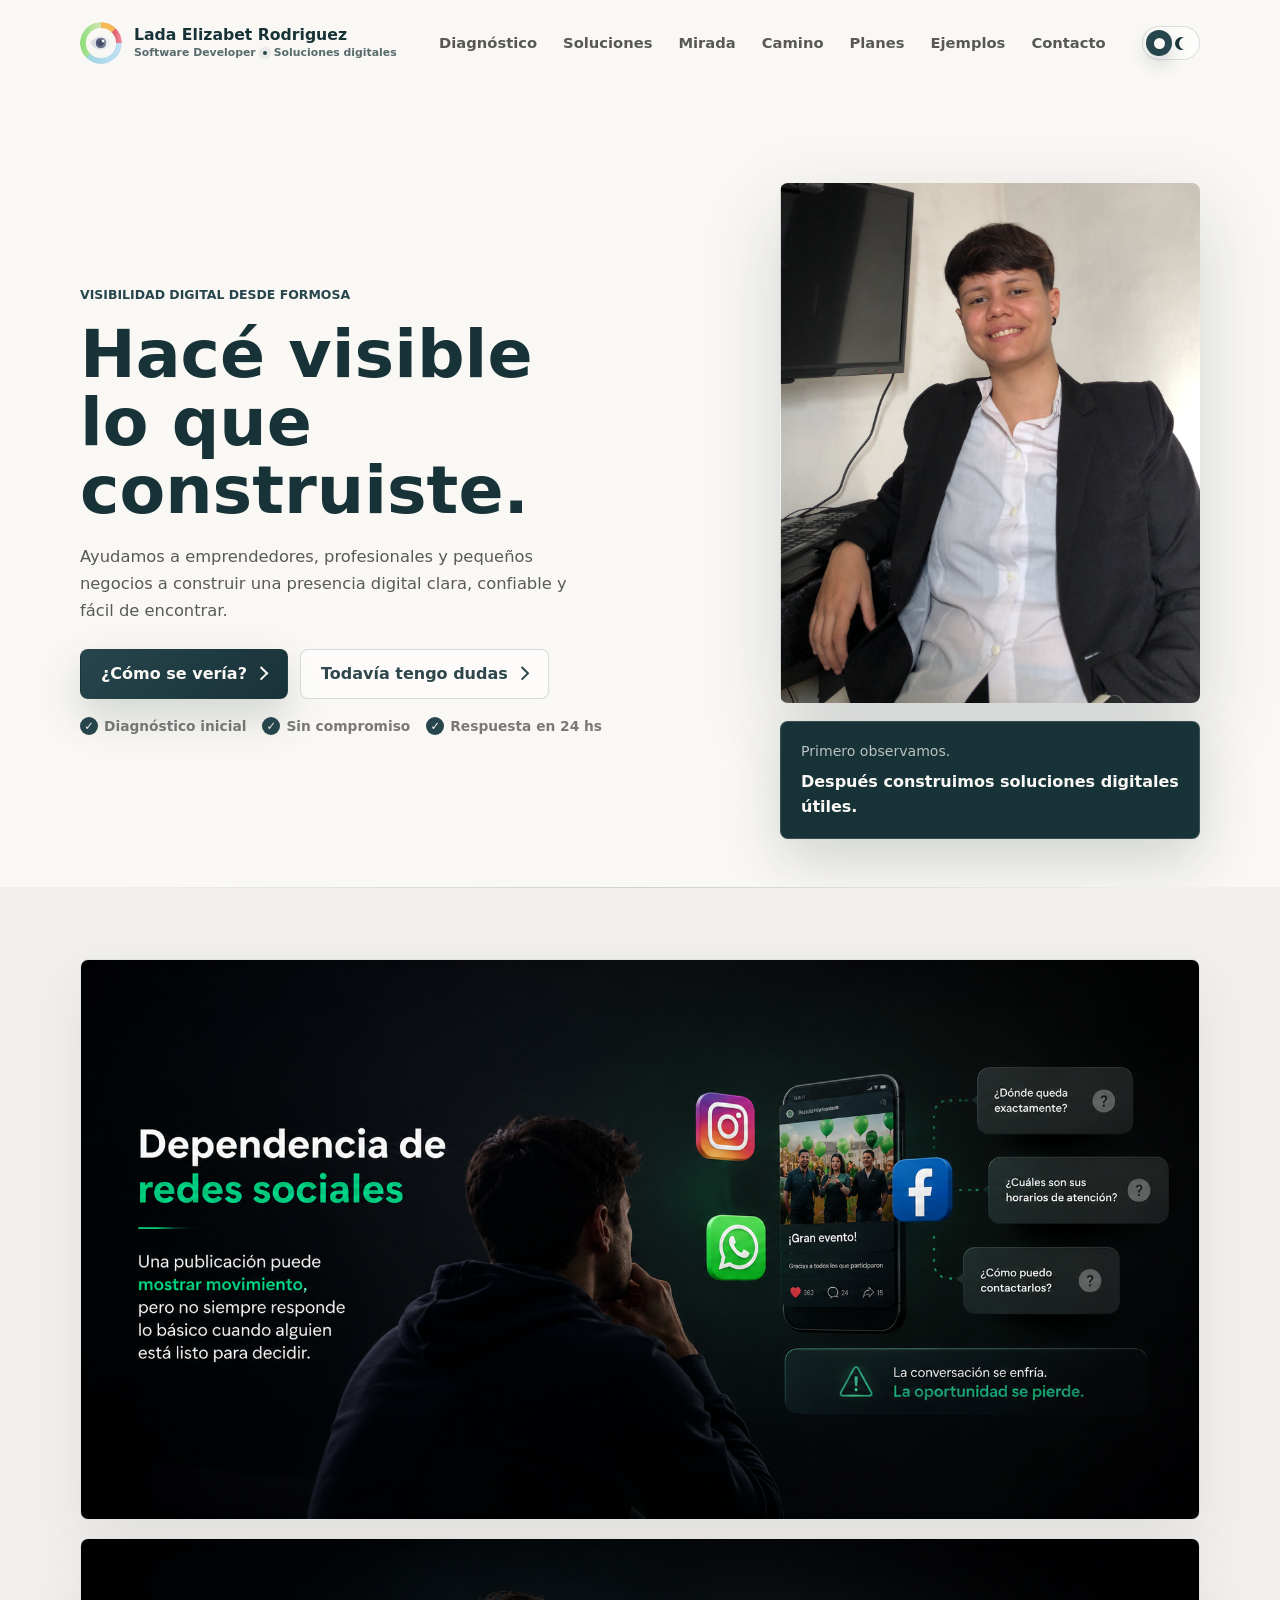
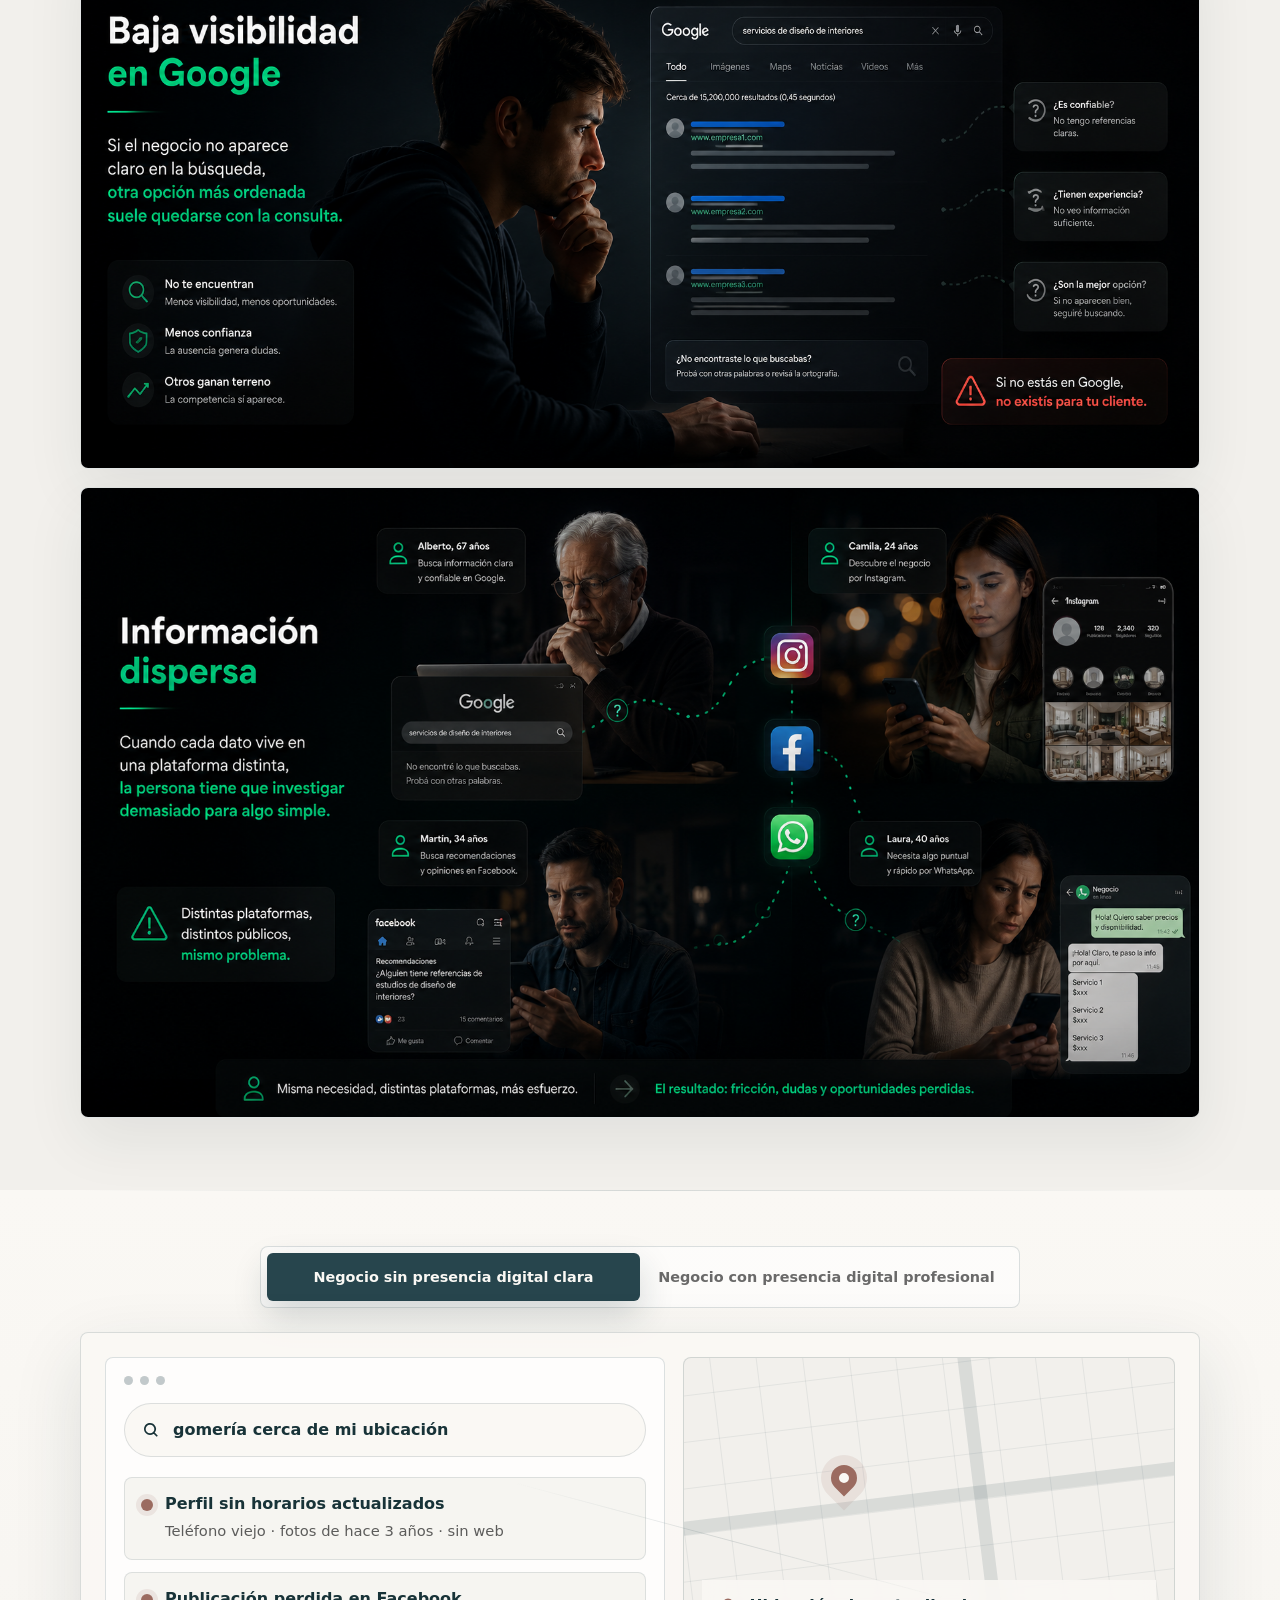
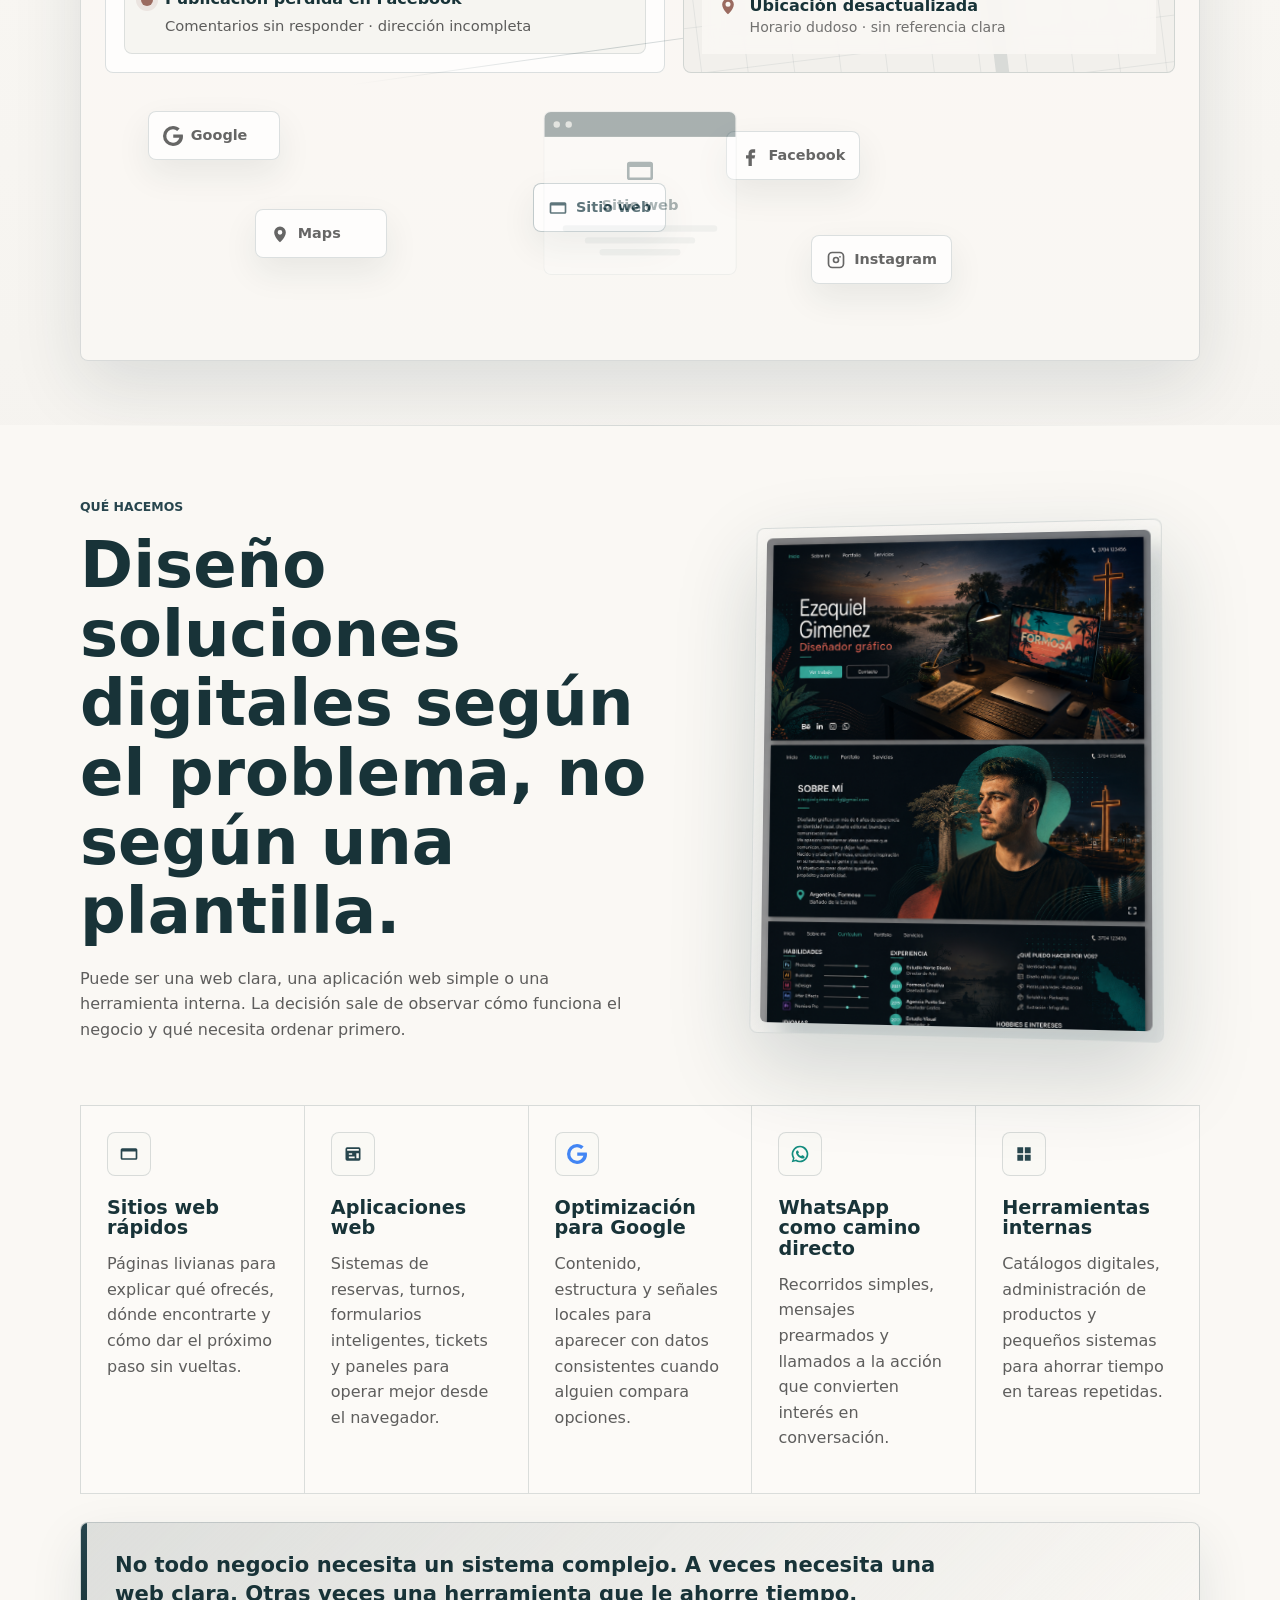
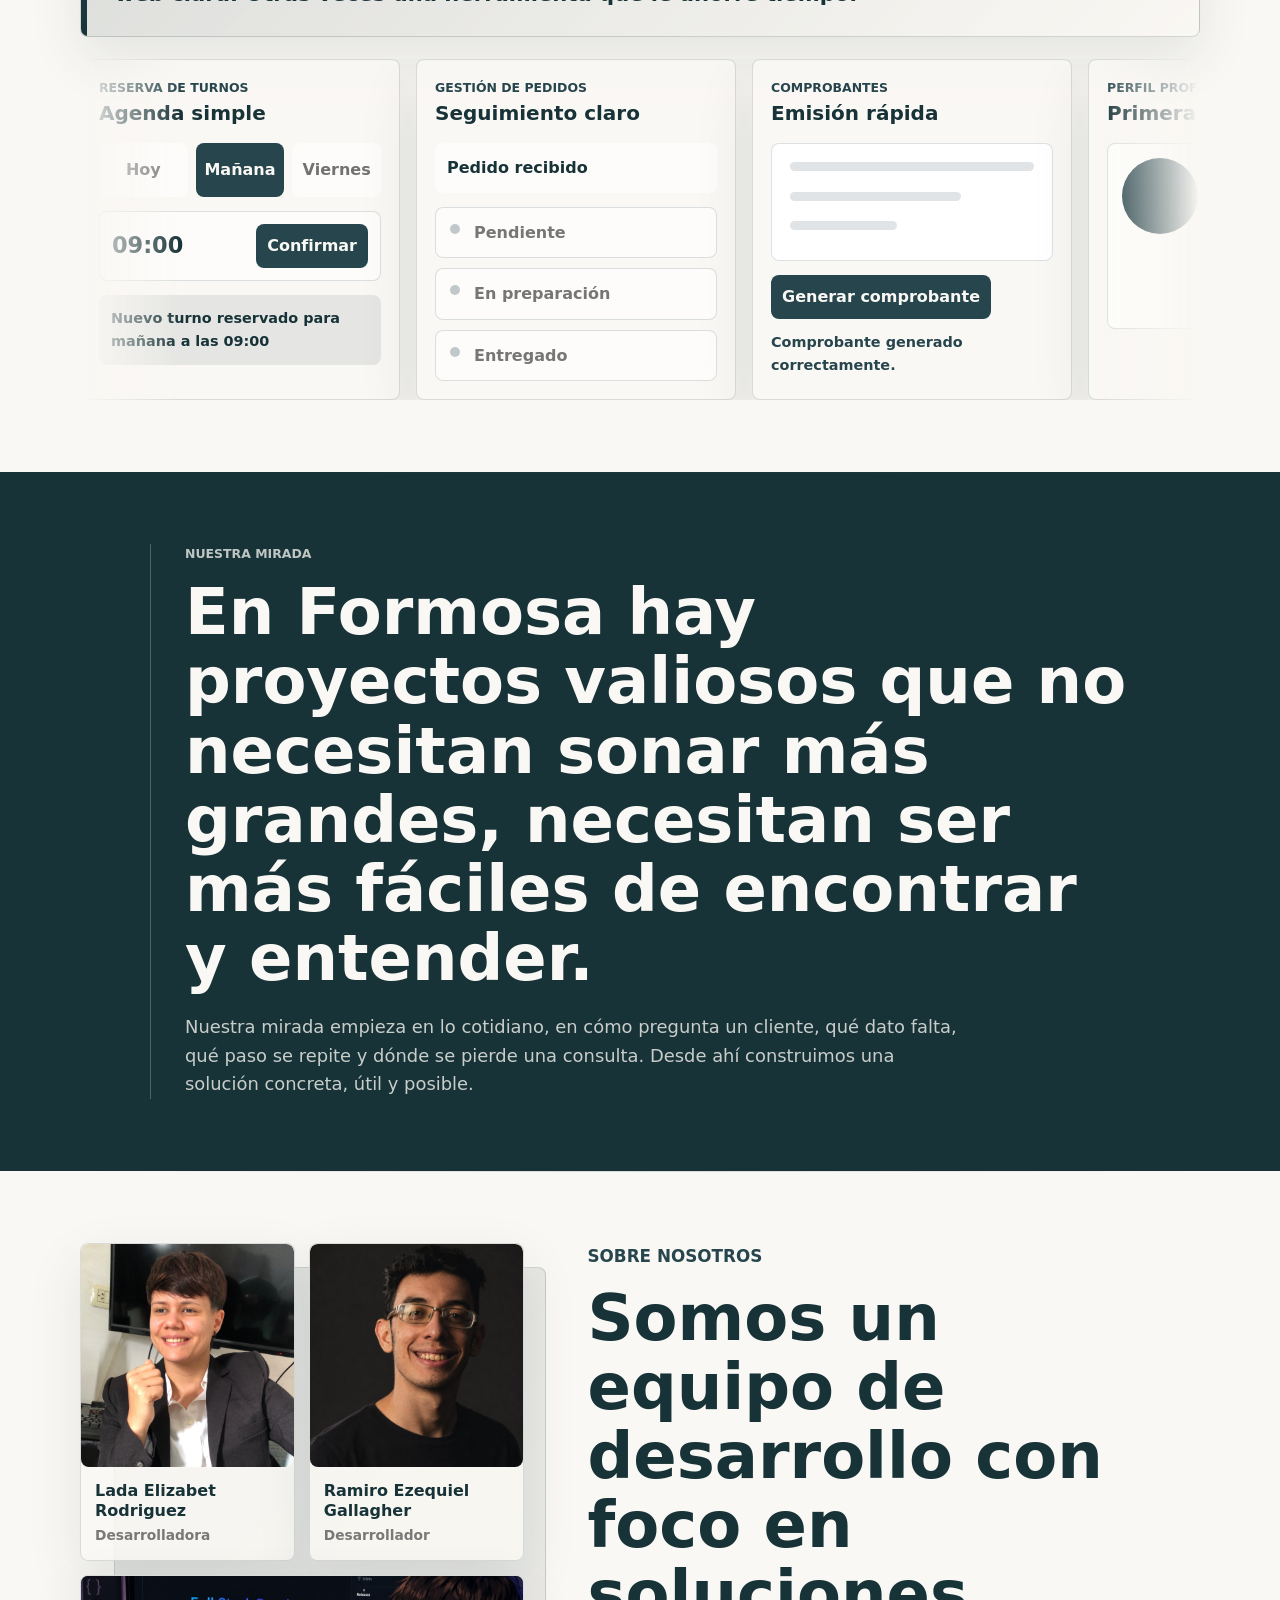
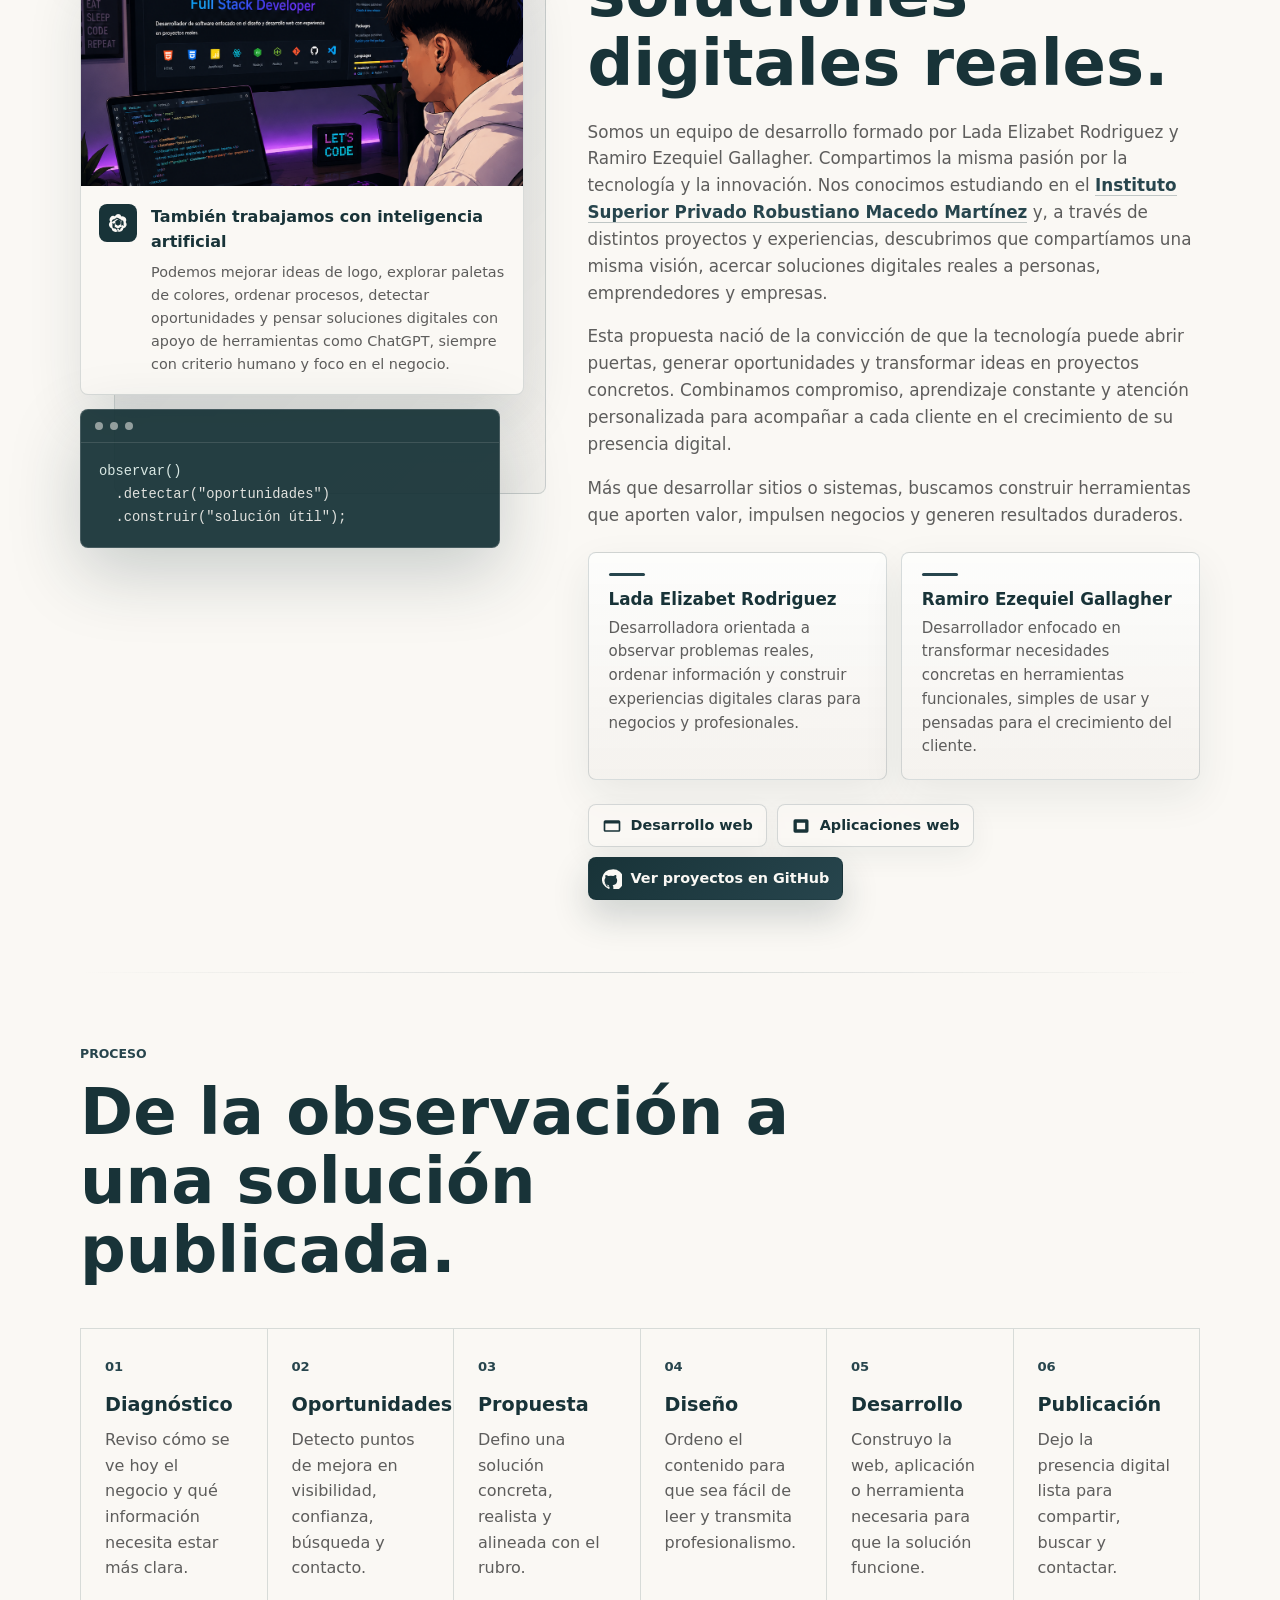
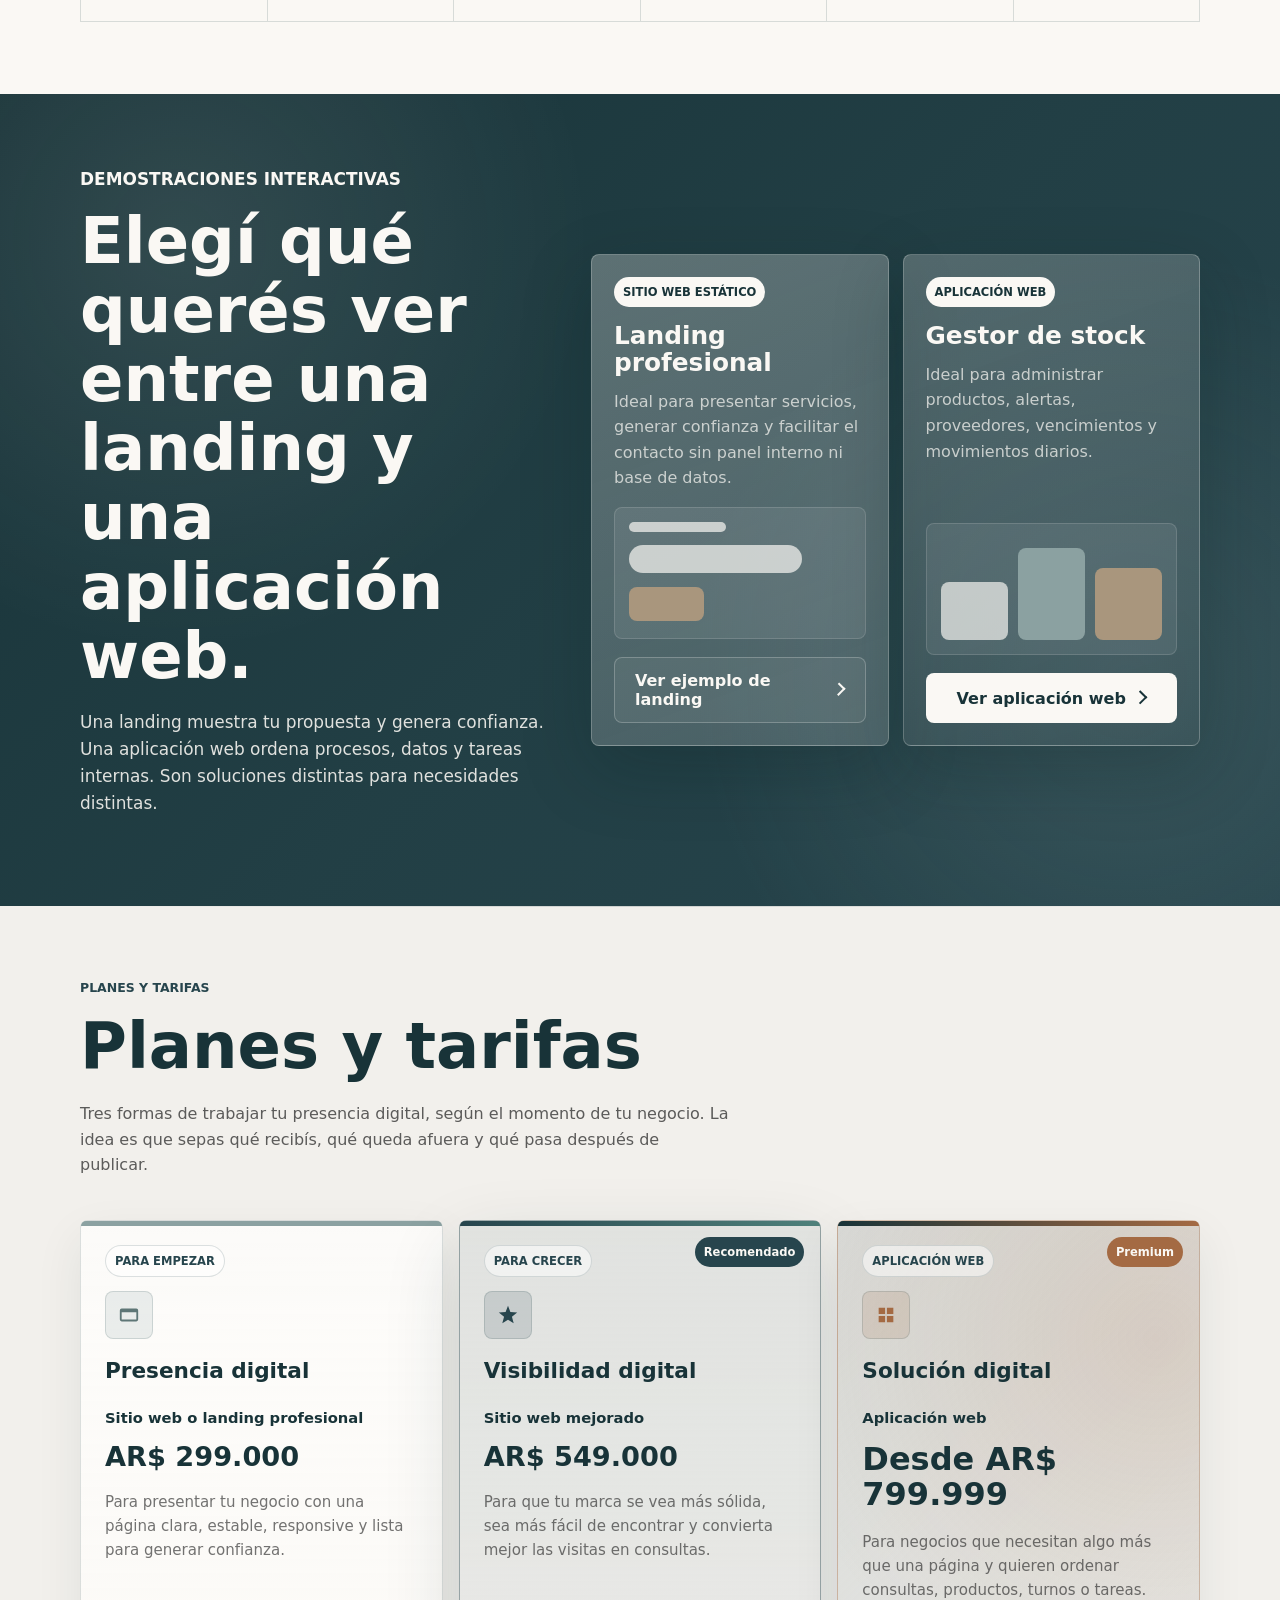
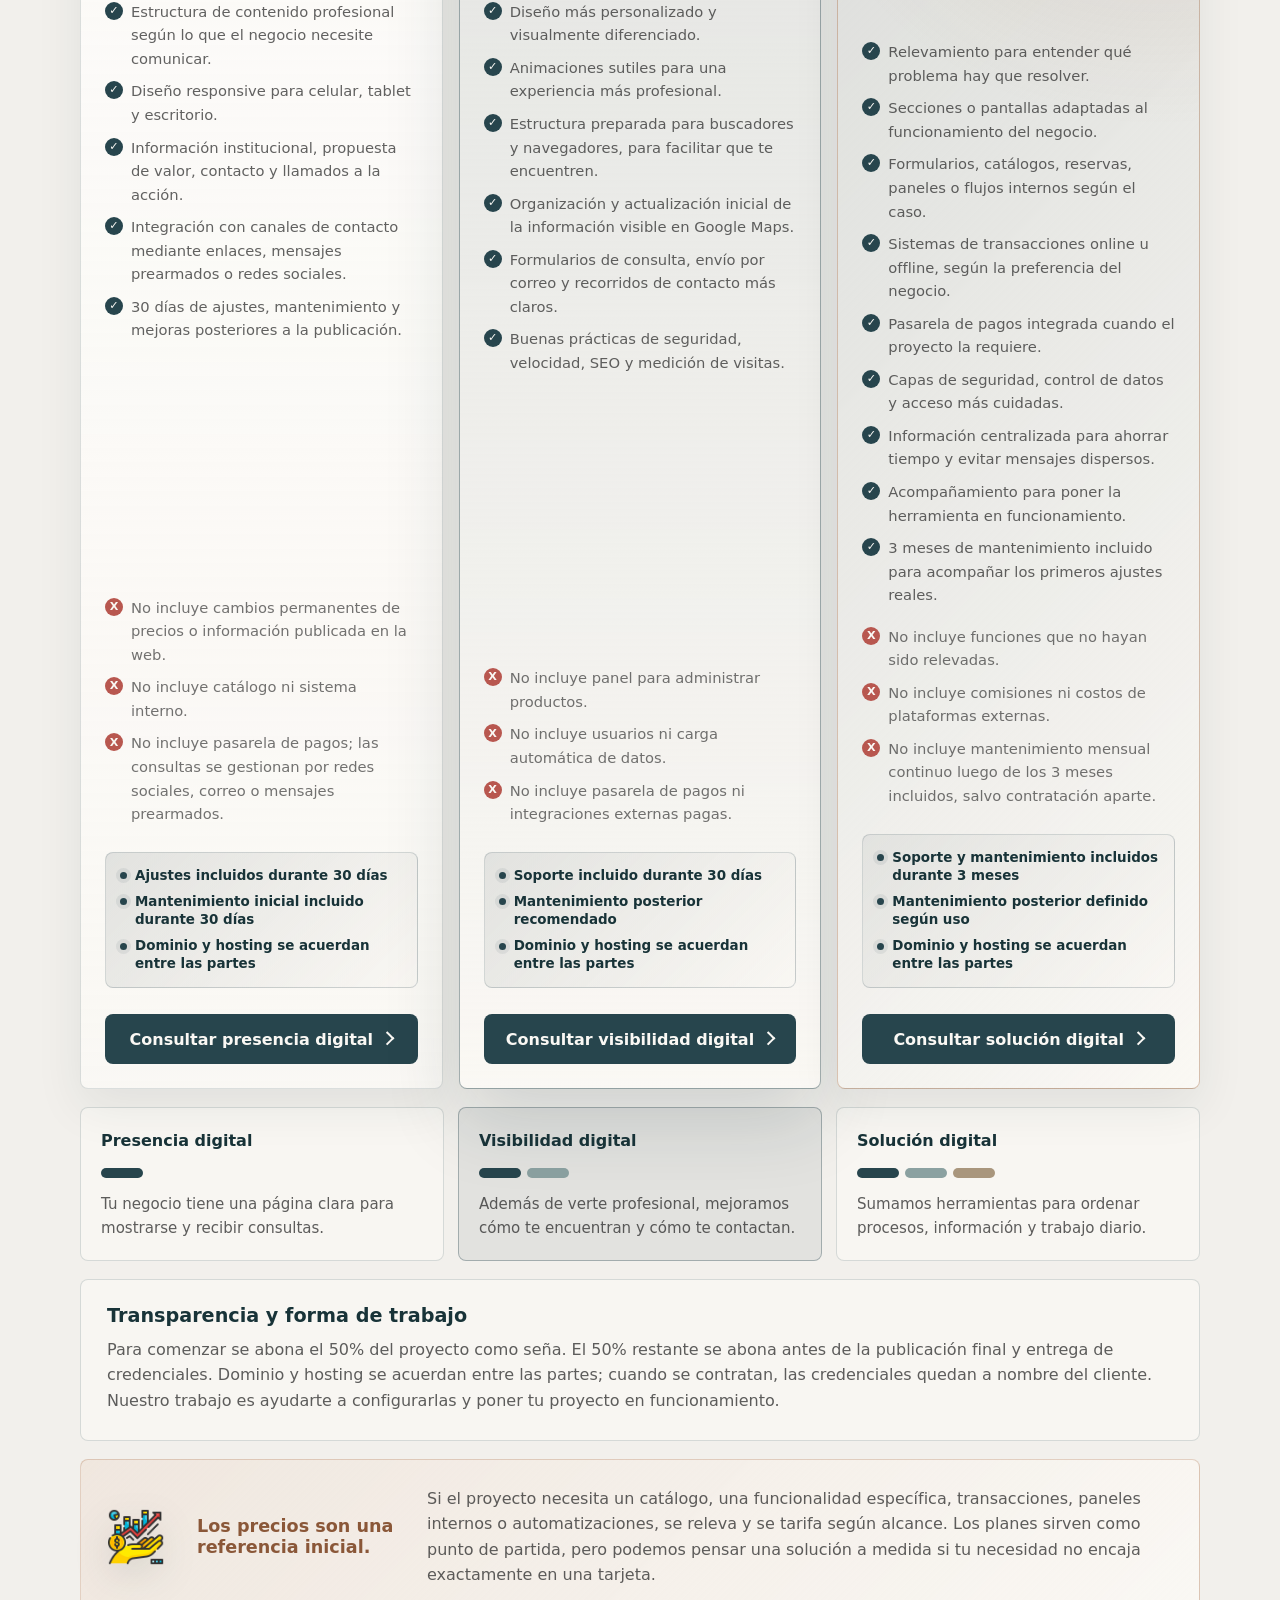
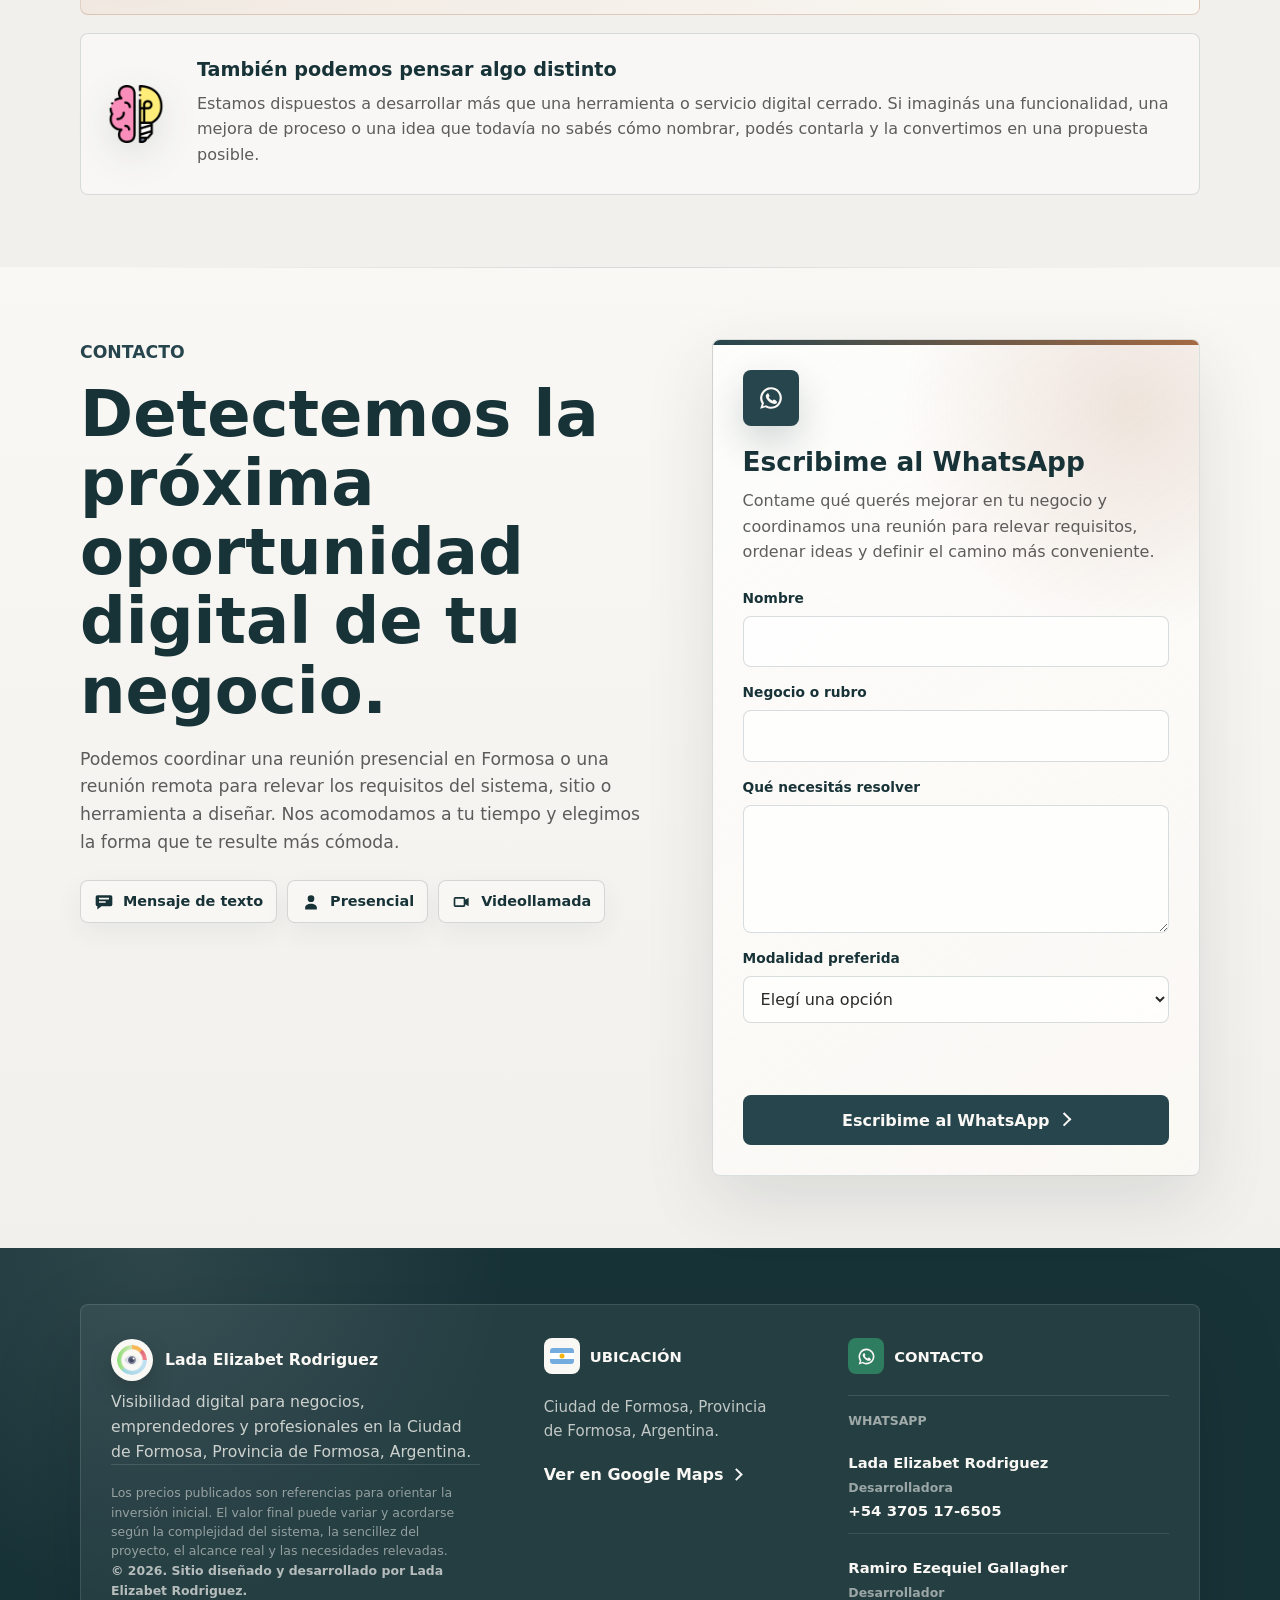
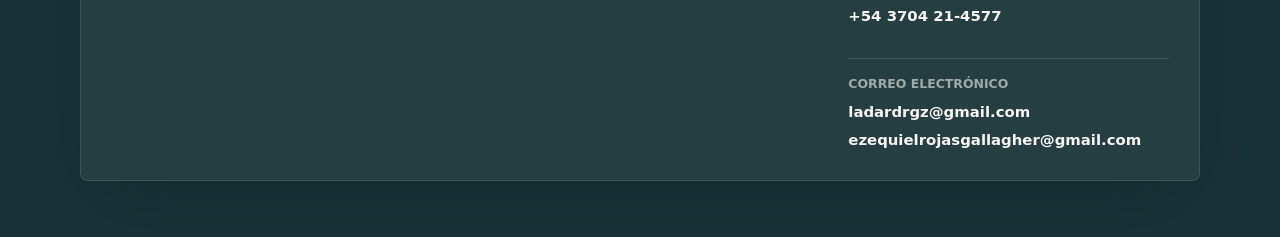
<file: index.html>
<!doctype html>
<html lang="es-AR">
  <head>
    <meta charset="utf-8">
    <meta name="viewport" content="width=device-width, initial-scale=1">
    <title>Visibilidad digital | Formosa</title>
    <meta name="description" content="Diseño sitios web, landing pages y aplicaciones web para negocios, emprendedores y profesionales que buscan una presencia digital clara, confiable y fácil de encontrar.">
    <meta name="author" content="Lada Elizabet Rodriguez y Ramiro Ezequiel Gallagher">
    <meta name="robots" content="index, follow">
    <meta name="theme-color" content="#27454D">
    <meta name="color-scheme" content="light dark">
    <meta property="og:locale" content="es_AR">
    <meta property="og:title" content="Lada Elizabet Rodriguez y Ramiro Gallagher | Desarrollo digital en Formosa">
    <meta property="og:description" content="Sitios web, landing pages y aplicaciones web para negocios, emprendedores y profesionales que necesitan visibilidad digital.">
    <meta property="og:type" content="website">
    <meta property="og:image" content="img/IMG_3997.PNG">
    <meta property="og:image:alt" content="Retrato de Lada Elizabet Rodriguez">
    <meta name="twitter:card" content="summary_large_image">
    <meta name="twitter:title" content="Lada Elizabet Rodriguez y Ramiro Gallagher | Desarrollo digital en Formosa">
    <meta name="twitter:description" content="Presencia digital clara, confiable y fácil de encontrar para negocios y profesionales en Formosa.">
    <meta name="twitter:image" content="img/IMG_3997.PNG">
    <link rel="icon" href="img/logo.png">
    <link rel="apple-touch-icon" href="img/logo.png">
    <link rel="stylesheet" href="styles.css">
  </head>
  <body>
    <header class="site-header" data-header>
      <a class="brand" href="#inicio" aria-label="Ir al inicio">
        <img src="img/logo.png" alt="Logo de Lada Elizabet Rodriguez" class="brand__logo" decoding="async">
          <span class="brand__text">
            <span class="brand__name">Lada Elizabet Rodriguez</span>
          <span class="brand__role">
            <span>Software Developer</span>
            <span class="brand__role-divider" aria-hidden="true"></span>
            <span>Soluciones digitales</span>
          </span>
          </span>
      </a>

      <nav class="site-nav" aria-label="Navegación principal" data-nav>
        <a href="#problema">Diagnóstico</a>
        <a href="#que-hago">Soluciones</a>
        <a href="#mirada">Mirada</a>
        <a href="#proceso">Camino</a>
        <a href="#planes">Planes</a>
        <a href="#demo">Ejemplos</a>
        <a href="#contacto">Contacto</a>
      </nav>

      <button class="theme-toggle" type="button" aria-label="Cambiar a modo oscuro" aria-pressed="false" data-theme-toggle>
        <span class="theme-toggle__icon theme-toggle__icon--sun" aria-hidden="true"></span>
        <span class="theme-toggle__icon theme-toggle__icon--moon" aria-hidden="true"></span>
      </button>

      <button class="nav-toggle" type="button" aria-label="Abrir menú" aria-expanded="false" data-nav-toggle>
        <span></span>
        <span></span>
      </button>
    </header>

    <main>
      <section class="hero section" id="inicio">
        <div class="container hero__grid">
          <div class="hero__content">
            <p class="eyebrow">Visibilidad digital desde Formosa</p>
            <h1>Hacé visible lo que construiste.</h1>
            <p class="hero__lead">Ayudamos a emprendedores, profesionales y pequeños negocios a construir una presencia digital clara, confiable y fácil de encontrar.</p>
            <div class="hero__actions">
              <a class="button button--primary" href="#visibilidad">¿Cómo se vería?</a>
              <a class="button button--ghost" href="#contacto">Todavía tengo dudas</a>
            </div>
            <div class="hero__trust" aria-label="Condiciones de confianza">
              <span>Diagnóstico inicial</span>
              <span>Sin compromiso</span>
              <span>Respuesta en 24 hs</span>
            </div>
          </div>

          <aside class="hero__portrait" aria-label="Presentación de Lada Elizabet Rodriguez">
            <div class="hero__portrait-stack">
              <img class="hero__portrait-main" src="img/IMG_3997.PNG" alt="Retrato de Lada Elizabet Rodriguez" fetchpriority="high" decoding="async">
            </div>
            <div class="portrait-note">
              <span>Primero observamos.</span>
              <strong>Después construimos soluciones digitales útiles.</strong>
            </div>
          </aside>
        </div>
      </section>

      <section class="section section--soft" id="problema">
        <div class="container">
          <div class="problem-visual-grid" aria-label="Problemas frecuentes de visibilidad digital">
            <figure class="problem-visual-card">
              <img src="img/01.png" alt="Problema 01 sobre dependencia de redes sociales" loading="lazy" decoding="async">
            </figure>
            <figure class="problem-visual-card">
              <img src="img/02.png" alt="Problema 02 sobre baja visibilidad en Google" loading="lazy" decoding="async">
            </figure>
            <figure class="problem-visual-card problem-visual-card--wide">
              <img src="img/03.png" alt="Problema 03 sobre falta de confianza digital e información dispersa" loading="lazy" decoding="async">
            </figure>
          </div>
        </div>
      </section>

      <section class="section visibility-lab" id="visibilidad" data-visibility-lab>
        <div class="container">
          <div class="visibility-switch" role="group" aria-label="Comparación de presencia digital">
            <button class="visibility-switch__button is-active" type="button" data-visibility-state="unclear">Negocio sin presencia digital clara</button>
            <button class="visibility-switch__button" type="button" data-visibility-state="clear">Negocio con presencia digital profesional</button>
          </div>

          <div class="visibility-board" data-visibility-board>
            <div class="search-simulation">
              <div class="browser-bar" aria-hidden="true">
                <span></span>
                <span></span>
                <span></span>
              </div>
              <div class="search-field">
                <svg viewBox="0 0 24 24" aria-hidden="true">
                  <path d="M10.8 18a7.2 7.2 0 1 1 5.1-12.3 7.2 7.2 0 0 1-5.1 12.3Zm0-2a5.2 5.2 0 1 0 0-10.4 5.2 5.2 0 0 0 0 10.4Zm8 4.2-4-4 1.4-1.4 4 4-1.4 1.4Z"/>
                </svg>
                <span data-search-query>gomería cerca de mi ubicación</span>
              </div>
              <div class="result-list">
                <article class="search-result search-result--one">
                  <span class="result-dot"></span>
                  <div>
                    <strong data-result-title>Perfil sin horarios actualizados</strong>
                    <p data-result-detail>Teléfono viejo · fotos de hace 3 años · sin web</p>
                  </div>
                </article>
                <article class="search-result search-result--two">
                  <span class="result-dot"></span>
                  <div>
                    <strong data-result-title-alt>Publicación perdida en Facebook</strong>
                    <p data-result-detail-alt>Comentarios sin responder · dirección incompleta</p>
                  </div>
                </article>
              </div>
            </div>

            <div class="map-simulation">
              <div class="map-grid" aria-hidden="true"></div>
              <div class="map-pin map-pin--wrong" aria-hidden="true"></div>
              <div class="map-pin map-pin--right" aria-hidden="true"></div>
              <div class="map-card">
                <svg viewBox="0 0 24 24" aria-hidden="true">
                  <path d="M12 22s7-5.6 7-12a7 7 0 0 0-14 0c0 6.4 7 12 7 12Zm0-9a3 3 0 1 1 0-6 3 3 0 0 1 0 6Z"/>
                </svg>
                <div>
                  <strong data-map-title>Ubicación desactualizada</strong>
                  <span data-map-detail>Horario dudoso · sin referencia clara</span>
                </div>
              </div>
            </div>

            <div class="channel-cloud" aria-label="Canales de búsqueda">
              <span class="channel-card channel-card--google">
                <svg viewBox="0 0 24 24" aria-hidden="true"><path d="M12 4a8 8 0 1 0 7.7 10.2h-7.4v-4h11.4c.2.8.3 1.5.3 2.4C24 19.2 19 24 12 24A12 12 0 1 1 12 0c3.2 0 5.9 1.2 8 3.1l-3 3A7.5 7.5 0 0 0 12 4Z"/></svg>
                Google
              </span>
              <span class="channel-card channel-card--maps">
                <svg viewBox="0 0 24 24" aria-hidden="true"><path d="M12 22s7-5.6 7-12a7 7 0 0 0-14 0c0 6.4 7 12 7 12Zm0-9.2a2.8 2.8 0 1 1 0-5.6 2.8 2.8 0 0 1 0 5.6Z"/></svg>
                Maps
              </span>
              <span class="channel-card channel-card--facebook">
                <svg viewBox="0 0 24 24" aria-hidden="true"><path d="M14 8h3V4h-3c-3.3 0-5 2-5 5v2H6v4h3v9h4v-9h3.2l.8-4h-4V9c0-.7.3-1 1-1Z"/></svg>
                Facebook
              </span>
              <span class="channel-card channel-card--instagram">
                <svg viewBox="0 0 24 24" aria-hidden="true"><path d="M7.5 2h9A5.5 5.5 0 0 1 22 7.5v9a5.5 5.5 0 0 1-5.5 5.5h-9A5.5 5.5 0 0 1 2 16.5v-9A5.5 5.5 0 0 1 7.5 2Zm0 2A3.5 3.5 0 0 0 4 7.5v9A3.5 3.5 0 0 0 7.5 20h9a3.5 3.5 0 0 0 3.5-3.5v-9A3.5 3.5 0 0 0 16.5 4h-9ZM12 8a4 4 0 1 1 0 8 4 4 0 0 1 0-8Zm0 2a2 2 0 1 0 0 4 2 2 0 0 0 0-4Zm4.8-2.9a1.1 1.1 0 1 1 0 2.2 1.1 1.1 0 0 1 0-2.2Z"/></svg>
                Instagram
              </span>
              <span class="channel-card channel-card--web">
                <svg viewBox="0 0 24 24" aria-hidden="true"><path d="M4 5h16a2 2 0 0 1 2 2v10a2 2 0 0 1-2 2H4a2 2 0 0 1-2-2V7a2 2 0 0 1 2-2Zm0 4v8h16V9H4Zm1-2h2v1H5V7Zm3 0h2v1H8V7Z"/></svg>
                Sitio web
              </span>
            </div>

            <div class="central-site" aria-label="Sitio web central">
              <div class="central-site__header">
                <span></span>
                <span></span>
              </div>
              <div class="central-site__body">
                <svg viewBox="0 0 24 24" aria-hidden="true">
                  <path d="M4 5h16a2 2 0 0 1 2 2v10a2 2 0 0 1-2 2H4a2 2 0 0 1-2-2V7a2 2 0 0 1 2-2Zm0 4v8h16V9H4Z"/>
                </svg>
                <strong>Sitio web</strong>
                <div class="site-lines" aria-hidden="true">
                  <span></span>
                  <span></span>
                  <span></span>
                </div>
              </div>
            </div>
          </div>
        </div>
      </section>

      <section class="section" id="que-hago">
        <div class="container">
          <div class="solution-intro">
            <div class="section-heading">
              <p class="eyebrow">Qué hacemos</p>
              <h2>Diseño soluciones digitales según el problema, no según una plantilla.</h2>
              <p>Puede ser una web clara, una aplicación web simple o una herramienta interna. La decisión sale de observar cómo funciona el negocio y qué necesita ordenar primero.</p>
            </div>

            <figure class="premium-preview premium-preview--image" aria-label="Ejemplo visual de landing moderna">
              <img src="img/Image_Diseñador.png" alt="Ejemplo de landing profesional para diseñador gráfico" loading="lazy" decoding="async">
            </figure>
          </div>

          <div class="feature-list feature-list--icons">
            <article>
              <span class="feature-icon" aria-hidden="true">
                <svg viewBox="0 0 24 24"><path d="M4 5h16a2 2 0 0 1 2 2v10a2 2 0 0 1-2 2H4a2 2 0 0 1-2-2V7a2 2 0 0 1 2-2Zm0 4v8h16V9H4Z"/></svg>
              </span>
              <h3>Sitios web rápidos</h3>
              <p>Páginas livianas para explicar qué ofrecés, dónde encontrarte y cómo dar el próximo paso sin vueltas.</p>
            </article>
            <article>
              <span class="feature-icon" aria-hidden="true">
                <svg viewBox="0 0 24 24"><path d="M5 4h14a2 2 0 0 1 2 2v12a2 2 0 0 1-2 2H5a2 2 0 0 1-2-2V6a2 2 0 0 1 2-2Zm0 4h14V6H5v2Zm2 3v2h4v-2H7Zm0 4v2h7v-2H7Zm9-4v6h3v-6h-3Z"/></svg>
              </span>
              <h3>Aplicaciones web</h3>
              <p>Sistemas de reservas, turnos, formularios inteligentes, tickets y paneles para operar mejor desde el navegador.</p>
            </article>
            <article>
              <span class="feature-icon feature-icon--google" aria-hidden="true">
                <svg viewBox="0 0 24 24"><path d="M12 4a8 8 0 1 0 7.7 10.2h-7.4v-4h11.4c.2.8.3 1.5.3 2.4C24 19.2 19 24 12 24A12 12 0 1 1 12 0c3.2 0 5.9 1.2 8 3.1l-3 3A7.5 7.5 0 0 0 12 4Z"/></svg>
              </span>
              <h3>Optimización para Google</h3>
              <p>Contenido, estructura y señales locales para aparecer con datos consistentes cuando alguien compara opciones.</p>
            </article>
            <article>
              <span class="feature-icon feature-icon--whatsapp" aria-hidden="true">
                <svg viewBox="0 0 24 24"><path d="M12 2a10 10 0 0 0-8.5 15.3L2 22l4.9-1.4A10 10 0 1 0 12 2Zm0 18a8 8 0 0 1-4.1-1.1l-.3-.2-2.9.8.8-2.8-.2-.3A8 8 0 1 1 12 20Zm4.5-5.8c-.2-.1-1.4-.7-1.6-.8-.2-.1-.4-.1-.6.1l-.7.8c-.1.2-.3.2-.5.1a6.5 6.5 0 0 1-3.2-2.8c-.1-.2 0-.4.1-.5l.5-.6c.1-.2.2-.3.1-.5l-.7-1.7c-.2-.4-.4-.4-.6-.4h-.5c-.2 0-.5.1-.7.3-.2.2-.9.9-.9 2.1 0 1.2.9 2.4 1 2.6.1.2 1.8 2.9 4.5 4 .6.3 1.1.4 1.5.5.6.2 1.2.1 1.6.1.5-.1 1.4-.6 1.6-1.1.2-.6.2-1 .1-1.1-.1-.1-.3-.2-.5-.3Z"/></svg>
              </span>
              <h3>WhatsApp como camino directo</h3>
              <p>Recorridos simples, mensajes prearmados y llamados a la acción que convierten interés en conversación.</p>
            </article>
            <article>
              <span class="feature-icon" aria-hidden="true">
                <svg viewBox="0 0 24 24"><path d="M4 4h7v7H4V4Zm9 0h7v7h-7V4ZM4 13h7v7H4v-7Zm9 0h7v7h-7v-7Z"/></svg>
              </span>
              <h3>Herramientas internas</h3>
              <p>Catálogos digitales, administración de productos y pequeños sistemas para ahorrar tiempo en tareas repetidas.</p>
            </article>
          </div>

          <div class="feature-note">
            <p>No todo negocio necesita un sistema complejo. A veces necesita una web clara. Otras veces una herramienta que le ahorre tiempo.</p>
          </div>

          <div class="solution-carousel" aria-label="Demostraciones visuales de problemas resueltos">
            <div class="solution-track">
              <article class="solution-card solution-card--booking">
                <div class="solution-card__head">
                  <span>Reserva de turnos</span>
                  <strong>Agenda simple</strong>
                </div>
                <div class="mini-calendar">
                  <button type="button">Hoy</button>
                  <button class="is-selected" type="button">Mañana</button>
                  <button type="button">Viernes</button>
                </div>
                <div class="mini-confirm">
                  <span>09:00</span>
                  <button type="button">Confirmar</button>
                </div>
                <p class="mini-toast">Nuevo turno reservado para mañana a las 09:00</p>
              </article>

              <article class="solution-card solution-card--orders">
                <div class="solution-card__head">
                  <span>Gestión de pedidos</span>
                  <strong>Seguimiento claro</strong>
                </div>
                <div class="order-flow">
                  <span>Pedido recibido</span>
                  <div>
                    <i>Pendiente</i>
                    <i>En preparación</i>
                    <i>Entregado</i>
                  </div>
                </div>
              </article>

              <article class="solution-card solution-card--receipt">
                <div class="solution-card__head">
                  <span>Comprobantes</span>
                  <strong>Emisión rápida</strong>
                </div>
                <div class="receipt-paper">
                  <span></span>
                  <span></span>
                  <span></span>
                </div>
                <button type="button">Generar comprobante</button>
                <p>Comprobante generado correctamente.</p>
              </article>

              <article class="solution-card solution-card--profile">
                <div class="solution-card__head">
                  <span>Perfil profesional</span>
                  <strong>Primera impresión</strong>
                </div>
                <div class="profile-web">
                  <span></span>
                  <div>
                    <strong>Tu nombre profesional</strong>
                    <small>Experiencia · Servicios · Contacto</small>
                    <button type="button">Contactar</button>
                  </div>
                </div>
              </article>

              <article class="solution-card solution-card--catalog">
                <div class="solution-card__head">
                  <span>Catálogo digital</span>
                  <strong>Productos visibles</strong>
                </div>
                <div class="catalog-mini">
                  <div><span></span><strong>$ 18.900</strong><button type="button">Consultar</button></div>
                  <div><span></span><strong>$ 32.500</strong><button type="button">Consultar</button></div>
                </div>
              </article>

              <article class="solution-card solution-card--stock">
                <div class="solution-card__head">
                  <span>Control de stock</span>
                  <strong>Alertas útiles</strong>
                </div>
                <div class="stock-mini">
                  <p><span>Producto disponible</span><strong>34 u.</strong></p>
                  <p class="is-low"><span>Stock bajo</span><strong>4 u.</strong></p>
                  <meter min="0" max="100" value="28"></meter>
                </div>
              </article>

              <article class="solution-card solution-card--form">
                <div class="solution-card__head">
                  <span>Formulario inteligente</span>
                  <strong>Solicitud ordenada</strong>
                </div>
                <div class="smart-form">
                  <span>Nombre completo</span>
                  <span>Rubro del negocio</span>
                  <span>Necesidad principal</span>
                </div>
                <p>Solicitud enviada.</p>
              </article>

              <article class="solution-card solution-card--admin">
                <div class="solution-card__head">
                  <span>Panel administrativo</span>
                  <strong>Decisiones rápidas</strong>
                </div>
                <div class="admin-mini">
                  <div><strong>128</strong><span>consultas</span></div>
                  <div><strong>36</strong><span>reservas</span></div>
                  <div class="mini-bars"><i></i><i></i><i></i><i></i></div>
                </div>
              </article>

            </div>
          </div>
        </div>
      </section>

      <section class="section section--deep" id="mirada">
        <div class="container quote-block">
          <p class="eyebrow">Nuestra mirada</p>
          <h2>En Formosa hay proyectos valiosos que no necesitan sonar más grandes, necesitan ser más fáciles de encontrar y entender.</h2>
          <p>Nuestra mirada empieza en lo cotidiano, en cómo pregunta un cliente, qué dato falta, qué paso se repite y dónde se pierde una consulta. Desde ahí construimos una solución concreta, útil y posible.</p>
        </div>
      </section>

      <section class="section" id="sobre-mi">
        <div class="container about">
          <div class="about__visual">
            <div class="team-portraits" aria-label="Integrantes del equipo">
              <article class="team-portrait-card">
                <img src="img/IMG_4013.PNG" alt="Lada Elizabet Rodriguez en presentación profesional" loading="lazy" decoding="async">
                <div>
                  <strong>Lada Elizabet Rodriguez</strong>
                  <span>Desarrolladora</span>
                </div>
              </article>
              <article class="team-portrait-card">
                <img src="img/Image_Ramiro_Frente.jpeg" alt="Ramiro Ezequiel Gallagher en presentación profesional" loading="lazy" decoding="async">
                <div>
                  <strong>Ramiro Ezequiel Gallagher</strong>
                  <span>Desarrollador</span>
                </div>
              </article>
            </div>
            <div class="ai-note">
              <div class="ai-note__media">
                <img src="img/ChatGPT Image 14 jun 2026, 10_40_36 p.m.png" alt="Espacio de trabajo con desarrollo web e inteligencia artificial" loading="lazy" decoding="async">
              </div>
              <div class="ai-note__content">
                <span class="ai-note__icon" aria-hidden="true">
                  <svg viewBox="0 0 24 24"><path d="M12 2.2a4.1 4.1 0 0 1 3.8 2.6 4.2 4.2 0 0 1 4.6 6.2 4.2 4.2 0 0 1-2.5 6.8 4.1 4.1 0 0 1-6.2 3.2 4.2 4.2 0 0 1-6.6-3.1 4.2 4.2 0 0 1-1.5-7.2 4.1 4.1 0 0 1 5-6.1A4.1 4.1 0 0 1 12 2.2Zm-1.2 5.1 5.1 3V8.7l-3.8-2.2a2.2 2.2 0 0 0-3.3 1.4l2-.6Zm-4.9 4.2v4.2a2.2 2.2 0 0 0 2.6 2.2v-6l-1.4.8-1.2-1.2Zm4.4 8.1a2.2 2.2 0 0 0 3.2-.5l-5.1-3v1.6l1.9 1.1Zm7.8-4.1v-4.2a2.2 2.2 0 0 0-2.6-2.2v6l1.4-.8 1.2 1.2Zm-9-2.1 2.9 1.7 2.9-1.7v-3.4L12 8.3 9.1 10v3.4Zm6.8 2.5-5.1 3a2.2 2.2 0 0 0 4.1-1.1l1-.6v-1.3ZM8.1 8.1a2.2 2.2 0 0 0-2.7 2.8l5.1-3-1.4-.8-1 .6Z"/></svg>
                </span>
                <strong>También trabajamos con inteligencia artificial</strong>
                <p>Podemos mejorar ideas de logo, explorar paletas de colores, ordenar procesos, detectar oportunidades y pensar soluciones digitales con apoyo de herramientas como ChatGPT, siempre con criterio humano y foco en el negocio.</p>
              </div>
            </div>
            <div class="code-card" aria-label="Forma de trabajo en desarrollo">
              <div class="code-card__bar" aria-hidden="true">
                <span></span>
                <span></span>
                <span></span>
              </div>
              <pre><code><span>observar()</span>
  .detectar("oportunidades")
  .construir("solución útil");</code></pre>
            </div>
          </div>
          <div class="about__content">
            <p class="eyebrow">Sobre nosotros</p>
            <h2>Somos un equipo de desarrollo con foco en soluciones digitales reales.</h2>
            <p>Somos un equipo de desarrollo formado por Lada Elizabet Rodriguez y Ramiro Ezequiel Gallagher. Compartimos la misma pasión por la tecnología y la innovación. Nos conocimos estudiando en el <a class="text-link" href="https://web.macedomartinezfsa.edu.ar/" target="_blank" rel="noopener noreferrer">Instituto Superior Privado Robustiano Macedo Martínez</a> y, a través de distintos proyectos y experiencias, descubrimos que compartíamos una misma visión, acercar soluciones digitales reales a personas, emprendedores y empresas.</p>
            <p>Esta propuesta nació de la convicción de que la tecnología puede abrir puertas, generar oportunidades y transformar ideas en proyectos concretos. Combinamos compromiso, aprendizaje constante y atención personalizada para acompañar a cada cliente en el crecimiento de su presencia digital.</p>
            <p>Más que desarrollar sitios o sistemas, buscamos construir herramientas que aporten valor, impulsen negocios y generen resultados duraderos.</p>
            <div class="team-members">
              <article>
                <h3>Lada Elizabet Rodriguez</h3>
                <p>Desarrolladora orientada a observar problemas reales, ordenar información y construir experiencias digitales claras para negocios y profesionales.</p>
              </article>
              <article>
                <h3>Ramiro Ezequiel Gallagher</h3>
                <p>Desarrollador enfocado en transformar necesidades concretas en herramientas funcionales, simples de usar y pensadas para el crecimiento del cliente.</p>
              </article>
            </div>
            <div class="tech-stack" aria-label="Herramientas y canales digitales">
              <span>
                <svg viewBox="0 0 24 24" aria-hidden="true"><path d="M4 5h16a2 2 0 0 1 2 2v10a2 2 0 0 1-2 2H4a2 2 0 0 1-2-2V7a2 2 0 0 1 2-2Zm0 4v8h16V9H4Z"/></svg>
                Desarrollo web
              </span>
              <span>
                <svg viewBox="0 0 24 24" aria-hidden="true"><path d="M5 4h14a2 2 0 0 1 2 2v12a2 2 0 0 1-2 2H5a2 2 0 0 1-2-2V6a2 2 0 0 1 2-2Zm2 4v8h10V8H7Z"/></svg>
                Aplicaciones web
              </span>
              <button class="tech-link" type="button" data-github-open>
                <svg viewBox="0 0 24 24" aria-hidden="true"><path d="M12 .5A12 12 0 0 0 8.2 23.9c.6.1.8-.2.8-.6v-2.1c-3.3.7-4-1.4-4-1.4-.5-1.3-1.3-1.7-1.3-1.7-1-.7.1-.7.1-.7 1.2.1 1.8 1.2 1.8 1.2 1 .1.8 2.1 2.1 2.6.1-.8.4-1.4.8-1.7-2.7-.3-5.5-1.3-5.5-5.9 0-1.3.5-2.4 1.2-3.2-.1-.3-.5-1.6.1-3.2 0 0 1-.3 3.3 1.2a11.4 11.4 0 0 1 6 0c2.3-1.5 3.3-1.2 3.3-1.2.6 1.6.2 2.9.1 3.2.8.8 1.2 1.9 1.2 3.2 0 4.6-2.8 5.6-5.5 5.9.5.4.9 1.2.9 2.4v3.5c0 .4.2.7.8.6A12 12 0 0 0 12 .5Z"/></svg>
                Ver proyectos en GitHub
              </button>
            </div>
          </div>
        </div>
      </section>

      <section class="section" id="proceso">
        <div class="container">
          <div class="section-heading">
            <p class="eyebrow">Proceso</p>
            <h2>De la observación a una solución publicada.</h2>
          </div>

          <ol class="process">
            <li>
              <span>01</span>
              <h3>Diagnóstico</h3>
              <p>Reviso cómo se ve hoy el negocio y qué información necesita estar más clara.</p>
            </li>
            <li>
              <span>02</span>
              <h3>Oportunidades</h3>
              <p>Detecto puntos de mejora en visibilidad, confianza, búsqueda y contacto.</p>
            </li>
            <li>
              <span>03</span>
              <h3>Propuesta</h3>
              <p>Defino una solución concreta, realista y alineada con el rubro.</p>
            </li>
            <li>
              <span>04</span>
              <h3>Diseño</h3>
              <p>Ordeno el contenido para que sea fácil de leer y transmita profesionalismo.</p>
            </li>
            <li>
              <span>05</span>
              <h3>Desarrollo</h3>
              <p>Construyo la web, aplicación o herramienta necesaria para que la solución funcione.</p>
            </li>
            <li>
              <span>06</span>
              <h3>Publicación</h3>
              <p>Dejo la presencia digital lista para compartir, buscar y contactar.</p>
            </li>
          </ol>
        </div>
      </section>

      <section class="section demo-cta-section" id="demo">
        <div class="container demo-cta demo-cta--split">
          <div class="demo-cta__copy">
            <p class="eyebrow">Demostraciones interactivas</p>
            <h2>Elegí qué querés ver entre una landing y una aplicación web.</h2>
            <p>Una landing muestra tu propuesta y genera confianza. Una aplicación web ordena procesos, datos y tareas internas. Son soluciones distintas para necesidades distintas.</p>
          </div>
          <div class="demo-choice-grid">
            <article class="demo-choice-card demo-choice-card--landing">
              <span class="demo-choice-label">Sitio web estático</span>
              <h3>Landing profesional</h3>
              <p>Ideal para presentar servicios, generar confianza y facilitar el contacto sin panel interno ni base de datos.</p>
              <div class="demo-choice-preview" aria-hidden="true">
                <span></span>
                <strong></strong>
                <i></i>
              </div>
              <a class="button button--ghost demo-choice-button" href="landing-abogado.html">Ver ejemplo de landing</a>
            </article>
            <article class="demo-choice-card demo-choice-card--app">
              <span class="demo-choice-label">Aplicación web</span>
              <h3>Gestor de stock</h3>
              <p>Ideal para administrar productos, alertas, proveedores, vencimientos y movimientos diarios.</p>
              <div class="demo-choice-preview demo-choice-preview--app" aria-hidden="true">
                <span></span>
                <span></span>
                <span></span>
              </div>
              <button class="button button--primary demo-cta__button" type="button" data-demo-open>Ver aplicación web</button>
            </article>
          </div>
        </div>
      </section>

      <section class="section pricing-section" id="planes">
        <div class="container">
          <div class="section-heading section-heading--wide">
            <p class="eyebrow">Planes y tarifas</p>
            <h2>Planes y tarifas</h2>
            <p>Tres formas de trabajar tu presencia digital, según el momento de tu negocio. La idea es que sepas qué recibís, qué queda afuera y qué pasa después de publicar.</p>
          </div>

          <div class="pricing-grid">
            <article class="pricing-card pricing-card--presence">
              <span class="pricing-tier">Para empezar</span>
              <div class="pricing-icon" aria-hidden="true">
                <svg viewBox="0 0 24 24"><path d="M4 5h16a2 2 0 0 1 2 2v10a2 2 0 0 1-2 2H4a2 2 0 0 1-2-2V7a2 2 0 0 1 2-2Zm0 4v8h16V9H4Z"/></svg>
              </div>
              <h3>Presencia digital</h3>
              <p class="plan-subtitle"><strong>Sitio web o landing profesional</strong></p>
              <strong class="price">AR$ 299.000</strong>
              <p class="plan-fit">Para presentar tu negocio con una página clara, estable, responsive y lista para generar confianza.</p>
              <ul class="plan-list plan-list--included">
                <li>Estructura de contenido profesional según lo que el negocio necesite comunicar.</li>
                <li>Diseño responsive para celular, tablet y escritorio.</li>
                <li>Información institucional, propuesta de valor, contacto y llamados a la acción.</li>
                <li>Integración con canales de contacto mediante enlaces, mensajes prearmados o redes sociales.</li>
                <li>30 días de ajustes, mantenimiento y mejoras posteriores a la publicación.</li>
              </ul>
              <ul class="plan-list plan-list--excluded">
                <li>No incluye cambios permanentes de precios o información publicada en la web.</li>
                <li>No incluye catálogo ni sistema interno.</li>
                <li>No incluye pasarela de pagos; las consultas se gestionan por redes sociales, correo o mensajes prearmados.</li>
              </ul>
              <div class="plan-meta">
                <span>Ajustes incluidos durante 30 días</span>
                <span>Mantenimiento inicial incluido durante 30 días</span>
                <span>Dominio y hosting se acuerdan entre las partes</span>
              </div>
              <button class="button button--primary pricing-button" type="button" data-whatsapp-message="Hola, me interesa el plan Presencia digital. Quiero consultar por mi proyecto.">Consultar presencia digital</button>
            </article>

            <article class="pricing-card pricing-card--featured pricing-card--visibility">
              <span class="pricing-badge">Recomendado</span>
              <span class="pricing-tier">Para crecer</span>
              <div class="pricing-icon" aria-hidden="true">
                <svg viewBox="0 0 24 24"><path d="M12 2 9.4 8.8 2 9.2l5.7 4.7L5.8 21 12 17.1 18.2 21l-1.9-7.1L22 9.2l-7.4-.4L12 2Z"/></svg>
              </div>
              <h3>Visibilidad digital</h3>
              <p class="plan-subtitle"><strong>Sitio web mejorado</strong></p>
              <strong class="price">AR$ 549.000</strong>
              <p class="plan-fit">Para que tu marca se vea más sólida, sea más fácil de encontrar y convierta mejor las visitas en consultas.</p>
              <ul class="plan-list plan-list--included">
                <li>Diseño más personalizado y visualmente diferenciado.</li>
                <li>Animaciones sutiles para una experiencia más profesional.</li>
                <li>Estructura preparada para buscadores y navegadores, para facilitar que te encuentren.</li>
                <li>Organización y actualización inicial de la información visible en Google Maps.</li>
                <li>Formularios de consulta, envío por correo y recorridos de contacto más claros.</li>
                <li>Buenas prácticas de seguridad, velocidad, SEO y medición de visitas.</li>
              </ul>
              <ul class="plan-list plan-list--excluded">
                <li>No incluye panel para administrar productos.</li>
                <li>No incluye usuarios ni carga automática de datos.</li>
                <li>No incluye pasarela de pagos ni integraciones externas pagas.</li>
              </ul>
              <div class="plan-meta">
                <span>Soporte incluido durante 30 días</span>
                <span>Mantenimiento posterior recomendado</span>
                <span>Dominio y hosting se acuerdan entre las partes</span>
              </div>
              <button class="button button--primary pricing-button" type="button" data-whatsapp-message="Hola, me interesa el plan Visibilidad digital. Quiero consultar por mi proyecto.">Consultar visibilidad digital</button>
            </article>

            <article class="pricing-card pricing-card--solution">
              <span class="pricing-badge pricing-badge--premium">Premium</span>
              <span class="pricing-tier">Aplicación web</span>
              <div class="pricing-icon" aria-hidden="true">
                <svg viewBox="0 0 24 24"><path d="M4 4h7v7H4V4Zm9 0h7v7h-7V4ZM4 13h7v7H4v-7Zm9 0h7v7h-7v-7Z"/></svg>
              </div>
              <h3>Solución digital</h3>
              <p class="plan-subtitle"><strong>Aplicación web</strong></p>
              <strong class="price">Desde AR$ 799.999</strong>
              <p class="plan-fit">Para negocios que necesitan algo más que una página y quieren ordenar consultas, productos, turnos o tareas.</p>
              <ul class="plan-list plan-list--included">
                <li>Relevamiento para entender qué problema hay que resolver.</li>
                <li>Secciones o pantallas adaptadas al funcionamiento del negocio.</li>
                <li>Formularios, catálogos, reservas, paneles o flujos internos según el caso.</li>
                <li>Sistemas de transacciones online u offline, según la preferencia del negocio.</li>
                <li>Pasarela de pagos integrada cuando el proyecto la requiere.</li>
                <li>Capas de seguridad, control de datos y acceso más cuidadas.</li>
                <li>Información centralizada para ahorrar tiempo y evitar mensajes dispersos.</li>
                <li>Acompañamiento para poner la herramienta en funcionamiento.</li>
                <li>3 meses de mantenimiento incluido para acompañar los primeros ajustes reales.</li>
              </ul>
              <ul class="plan-list plan-list--excluded">
                <li>No incluye funciones que no hayan sido relevadas.</li>
                <li>No incluye comisiones ni costos de plataformas externas.</li>
                <li>No incluye mantenimiento mensual continuo luego de los 3 meses incluidos, salvo contratación aparte.</li>
              </ul>
              <div class="plan-meta">
                <span>Soporte y mantenimiento incluidos durante 3 meses</span>
                <span>Mantenimiento posterior definido según uso</span>
                <span>Dominio y hosting se acuerdan entre las partes</span>
              </div>
              <button class="button button--primary pricing-button" type="button" data-whatsapp-message="Hola, me interesa el plan Solución digital. Quiero consultar por mi proyecto.">Consultar solución digital</button>
            </article>
          </div>

          <div class="pricing-compare" aria-label="Comparativa visual de planes">
            <article>
              <span>Presencia digital</span>
              <div class="compare-bars"><i></i></div>
              <p>Tu negocio tiene una página clara para mostrarse y recibir consultas.</p>
            </article>
            <article class="is-recommended">
              <span>Visibilidad digital</span>
              <div class="compare-bars"><i></i><i></i></div>
              <p>Además de verte profesional, mejoramos cómo te encuentran y cómo te contactan.</p>
            </article>
            <article>
              <span>Solución digital</span>
              <div class="compare-bars"><i></i><i></i><i></i></div>
              <p>Sumamos herramientas para ordenar procesos, información y trabajo diario.</p>
            </article>
          </div>

          <div class="pricing-terms">
            <h3>Transparencia y forma de trabajo</h3>
            <p>Para comenzar se abona el 50% del proyecto como seña. El 50% restante se abona antes de la publicación final y entrega de credenciales. Dominio y hosting se acuerdan entre las partes; cuando se contratan, las credenciales quedan a nombre del cliente. Nuestro trabajo es ayudarte a configurarlas y poner tu proyecto en funcionamiento.</p>
          </div>

          <div class="pricing-note">
            <img src="img/rentable.png" alt="" aria-hidden="true" loading="lazy" decoding="async">
            <strong>Los precios son una referencia inicial.</strong>
            <p>Si el proyecto necesita un catálogo, una funcionalidad específica, transacciones, paneles internos o automatizaciones, se releva y se tarifa según alcance. Los planes sirven como punto de partida, pero podemos pensar una solución a medida si tu necesidad no encaja exactamente en una tarjeta.</p>
          </div>

          <div class="pricing-open">
            <img src="img/idea.png" alt="" aria-hidden="true" loading="lazy" decoding="async">
            <div>
              <h3>También podemos pensar algo distinto</h3>
              <p>Estamos dispuestos a desarrollar más que una herramienta o servicio digital cerrado. Si imaginás una funcionalidad, una mejora de proceso o una idea que todavía no sabés cómo nombrar, podés contarla y la convertimos en una propuesta posible.</p>
            </div>
          </div>

        </div>
      </section>

      <section class="section contact-section" id="contacto">
        <div class="container contact">
          <div class="contact__copy">
            <p class="eyebrow">Contacto</p>
            <h2>Detectemos la próxima oportunidad digital de tu negocio.</h2>
            <p>Podemos coordinar una reunión presencial en Formosa o una reunión remota para relevar los requisitos del sistema, sitio o herramienta a diseñar. Nos acomodamos a tu tiempo y elegimos la forma que te resulte más cómoda.</p>
            <div class="contact-cues" aria-label="Canales y señales digitales">
              <span>
                <svg viewBox="0 0 24 24" aria-hidden="true"><path d="M4 4h16a2 2 0 0 1 2 2v9a2 2 0 0 1-2 2H9l-5 4v-4a2 2 0 0 1-2-2V6a2 2 0 0 1 2-2Zm2 5h12V7H6v2Zm0 4h8v-2H6v2Z"/></svg>
                Mensaje de texto
              </span>
              <span>
                <svg viewBox="0 0 24 24" aria-hidden="true"><path d="M12 12a4 4 0 1 0-4-4 4 4 0 0 0 4 4Zm0 2c-4 0-7 2-7 4.6V21h14v-2.4C19 16 16 14 12 14Z"/></svg>
                Presencial
              </span>
              <span>
                <svg viewBox="0 0 24 24" aria-hidden="true"><path d="M4 6h10a2 2 0 0 1 2 2v1.4l4-2.4v10l-4-2.4V16a2 2 0 0 1-2 2H4a2 2 0 0 1-2-2V8a2 2 0 0 1 2-2Zm0 2v8h10V8H4Z"/></svg>
                Videollamada
              </span>
            </div>
          </div>

          <article class="contact-action-card">
            <span class="contact-action-card__icon" aria-hidden="true">
              <svg viewBox="0 0 24 24"><path d="M12 2a10 10 0 0 0-8.5 15.3L2 22l4.9-1.4A10 10 0 1 0 12 2Zm0 18a8 8 0 0 1-4.1-1.1l-.3-.2-2.9.8.8-2.8-.2-.3A8 8 0 1 1 12 20Zm4.5-5.8c-.2-.1-1.4-.7-1.6-.8-.2-.1-.4-.1-.6.1l-.7.8c-.1.2-.3.2-.5.1a6.5 6.5 0 0 1-3.2-2.8c-.1-.2 0-.4.1-.5l.5-.6c.1-.2.2-.3.1-.5l-.7-1.7c-.2-.4-.4-.4-.6-.4h-.5c-.2 0-.5.1-.7.3-.2.2-.9.9-.9 2.1 0 1.2.9 2.4 1 2.6.1.2 1.8 2.9 4.5 4 .6.3 1.1.4 1.5.5.6.2 1.2.1 1.6.1.5-.1 1.4-.6 1.6-1.1.2-.6.2-1 .1-1.1-.1-.1-.3-.2-.5-.3Z"/></svg>
            </span>
            <h3>Escribime al WhatsApp</h3>
            <p>Contame qué querés mejorar en tu negocio y coordinamos una reunión para relevar requisitos, ordenar ideas y definir el camino más conveniente.</p>
            <form class="whatsapp-form" novalidate data-whatsapp-form>
              <label>
                <span>Nombre</span>
                <input type="text" name="nombre" autocomplete="name" maxlength="60" required>
              </label>
              <label>
                <span>Negocio o rubro</span>
                <input type="text" name="negocio" maxlength="80" required>
              </label>
              <label>
                <span>Qué necesitás resolver</span>
                <textarea name="necesidad" rows="4" maxlength="320" required></textarea>
              </label>
              <label>
                <span>Modalidad preferida</span>
                <select name="modalidad" required>
                  <option value="">Elegí una opción</option>
                  <option value="Mensaje de texto">Mensaje de texto</option>
                  <option value="Reunión presencial">Reunión presencial</option>
                  <option value="Videollamada">Videollamada</option>
                </select>
              </label>
              <p class="form-status" role="status" aria-live="polite" data-form-status></p>
              <button class="button button--primary contact-action-card__button" type="submit">Escribime al WhatsApp</button>
            </form>
          </article>
        </div>
      </section>
    </main>

    <footer class="site-footer">
      <div class="container footer-shell">
        <section class="footer-column footer-column--brand" aria-label="Marca y aviso legal">
          <a class="brand brand--footer" href="#inicio">
            <img src="img/logo.png" alt="" class="brand__logo" loading="lazy" decoding="async">
            <span class="brand__name">Lada Elizabet Rodriguez</span>
          </a>
          <p class="footer-description">Visibilidad digital para negocios, emprendedores y profesionales en la Ciudad de Formosa, Provincia de Formosa, Argentina.</p>
          <p class="footer-legal">Los precios publicados son referencias para orientar la inversión inicial. El valor final puede variar y acordarse según la complejidad del sistema, la sencillez del proyecto, el alcance real y las necesidades relevadas.</p>
          <p class="footer-copy">© 2026. Sitio diseñado y desarrollado por Lada Elizabet Rodriguez.</p>
        </section>

        <section class="footer-column footer-column--location" aria-label="Ubicación">
          <div class="footer-section-heading">
            <span class="footer-icon footer-icon--argentina" aria-hidden="true">
              <span class="argentina-flag"></span>
            </span>
            <h2>Ubicación</h2>
          </div>
          <p>Ciudad de Formosa, Provincia de Formosa, Argentina.</p>
          <a class="footer-link" href="https://www.google.com/maps/place/Formosa/@-26.1721559,-58.1949699,12z/data=!3m1!4b1!4m6!3m5!1s0x945ca5e488cf4f05:0xbcaebe65a1bae72!8m2!3d-26.1857768!4d-58.1755669!16zL20vMDFxc3J2?entry=ttu&g_ep=EgoyMDI2MDYxMC4wIKXMDSoASAFQAw%3D%3D" target="_blank" rel="noopener noreferrer">Ver en Google Maps</a>
        </section>

        <section class="footer-column footer-column--contact" aria-label="Contacto">
          <div class="footer-section-heading">
            <span class="footer-icon footer-icon--whatsapp" aria-hidden="true">
              <svg viewBox="0 0 24 24"><path d="M12 2a10 10 0 0 0-8.5 15.3L2 22l4.9-1.4A10 10 0 1 0 12 2Zm0 18a8 8 0 0 1-4.1-1.1l-.3-.2-2.9.8.8-2.8-.2-.3A8 8 0 1 1 12 20Zm4.5-5.8c-.2-.1-1.4-.7-1.6-.8-.2-.1-.4-.1-.6.1l-.7.8c-.1.2-.3.2-.5.1a6.5 6.5 0 0 1-3.2-2.8c-.1-.2 0-.4.1-.5l.5-.6c.1-.2.2-.3.1-.5l-.7-1.7c-.2-.4-.4-.4-.6-.4h-.5c-.2 0-.5.1-.7.3-.2.2-.9.9-.9 2.1 0 1.2.9 2.4 1 2.6.1.2 1.8 2.9 4.5 4 .6.3 1.1.4 1.5.5.6.2 1.2.1 1.6.1.5-.1 1.4-.6 1.6-1.1.2-.6.2-1 .1-1.1-.1-.1-.3-.2-.5-.3Z"/></svg>
            </span>
            <h2>Contacto</h2>
          </div>

          <div class="footer-contact-group">
            <h3>WhatsApp</h3>
            <div class="footer-contact-options" aria-label="Opciones de contacto por WhatsApp">
              <a class="footer-contact-option" href="https://wa.me/543705176505?text=Hola%20Lada%20Elizabet%20Rodriguez%2C%20quiero%20consultar%20por%20mi%20proyecto%20digital." target="_blank" rel="noopener noreferrer">
                <span class="footer-contact-name">Lada Elizabet Rodriguez</span>
                <span class="footer-contact-role">Desarrolladora</span>
                <span class="footer-contact-link">+54 3705 17-6505</span>
              </a>
              <a class="footer-contact-option" href="https://wa.me/543704214577?text=Hola%20Ramiro%20Ezequiel%20Gallagher%2C%20quiero%20consultar%20por%20mi%20proyecto%20digital." target="_blank" rel="noopener noreferrer">
                <span class="footer-contact-name">Ramiro Ezequiel Gallagher</span>
                <span class="footer-contact-role">Desarrollador</span>
                <span class="footer-contact-link">+54 3704 21-4577</span>
              </a>
            </div>
          </div>

          <div class="footer-contact-group">
            <h3>Correo electrónico</h3>
            <a class="footer-contact-link" href="mailto:ladardrgz@gmail.com">ladardrgz@gmail.com</a>
            <a class="footer-contact-link" href="mailto:ezequielrojasgallagher@gmail.com">ezequielrojasgallagher@gmail.com</a>
          </div>
        </section>
      </div>
    </footer>

    <div class="demo-modal" role="dialog" aria-modal="true" aria-labelledby="demo-modal-title" hidden data-demo-modal>
      <div class="demo-modal__panel">
        <button class="demo-modal__close" type="button" aria-label="Cerrar" data-demo-close>
          <span></span>
          <span></span>
        </button>
        <p class="eyebrow">Demo interactiva</p>
        <h2 id="demo-modal-title">¿Querés ver cómo podría verse una aplicación web desarrollada para un negocio?</h2>
        <div class="demo-modal__actions">
          <button class="button button--primary" type="button" data-demo-confirm>Aceptar</button>
          <button class="button button--ghost" type="button" data-demo-close>Cancelar</button>
        </div>
      </div>
    </div>

    <div class="github-pop" role="dialog" aria-modal="true" aria-labelledby="github-pop-title" hidden data-github-pop>
      <div class="github-pop__panel">
        <button class="github-pop__close" type="button" aria-label="Cerrar" data-github-close>
          <span></span>
          <span></span>
        </button>
        <p class="eyebrow">GitHub</p>
        <h2 id="github-pop-title">Podés ver algunos de mis proyectos en GitHub.</h2>
        <a class="button button--primary" href="https://github.com/ladardrgz/ladardrgz" target="_blank" rel="noopener noreferrer">Ver GitHub</a>
      </div>
    </div>

    <script src="script.js" defer></script>
  </body>
</html>
</file>
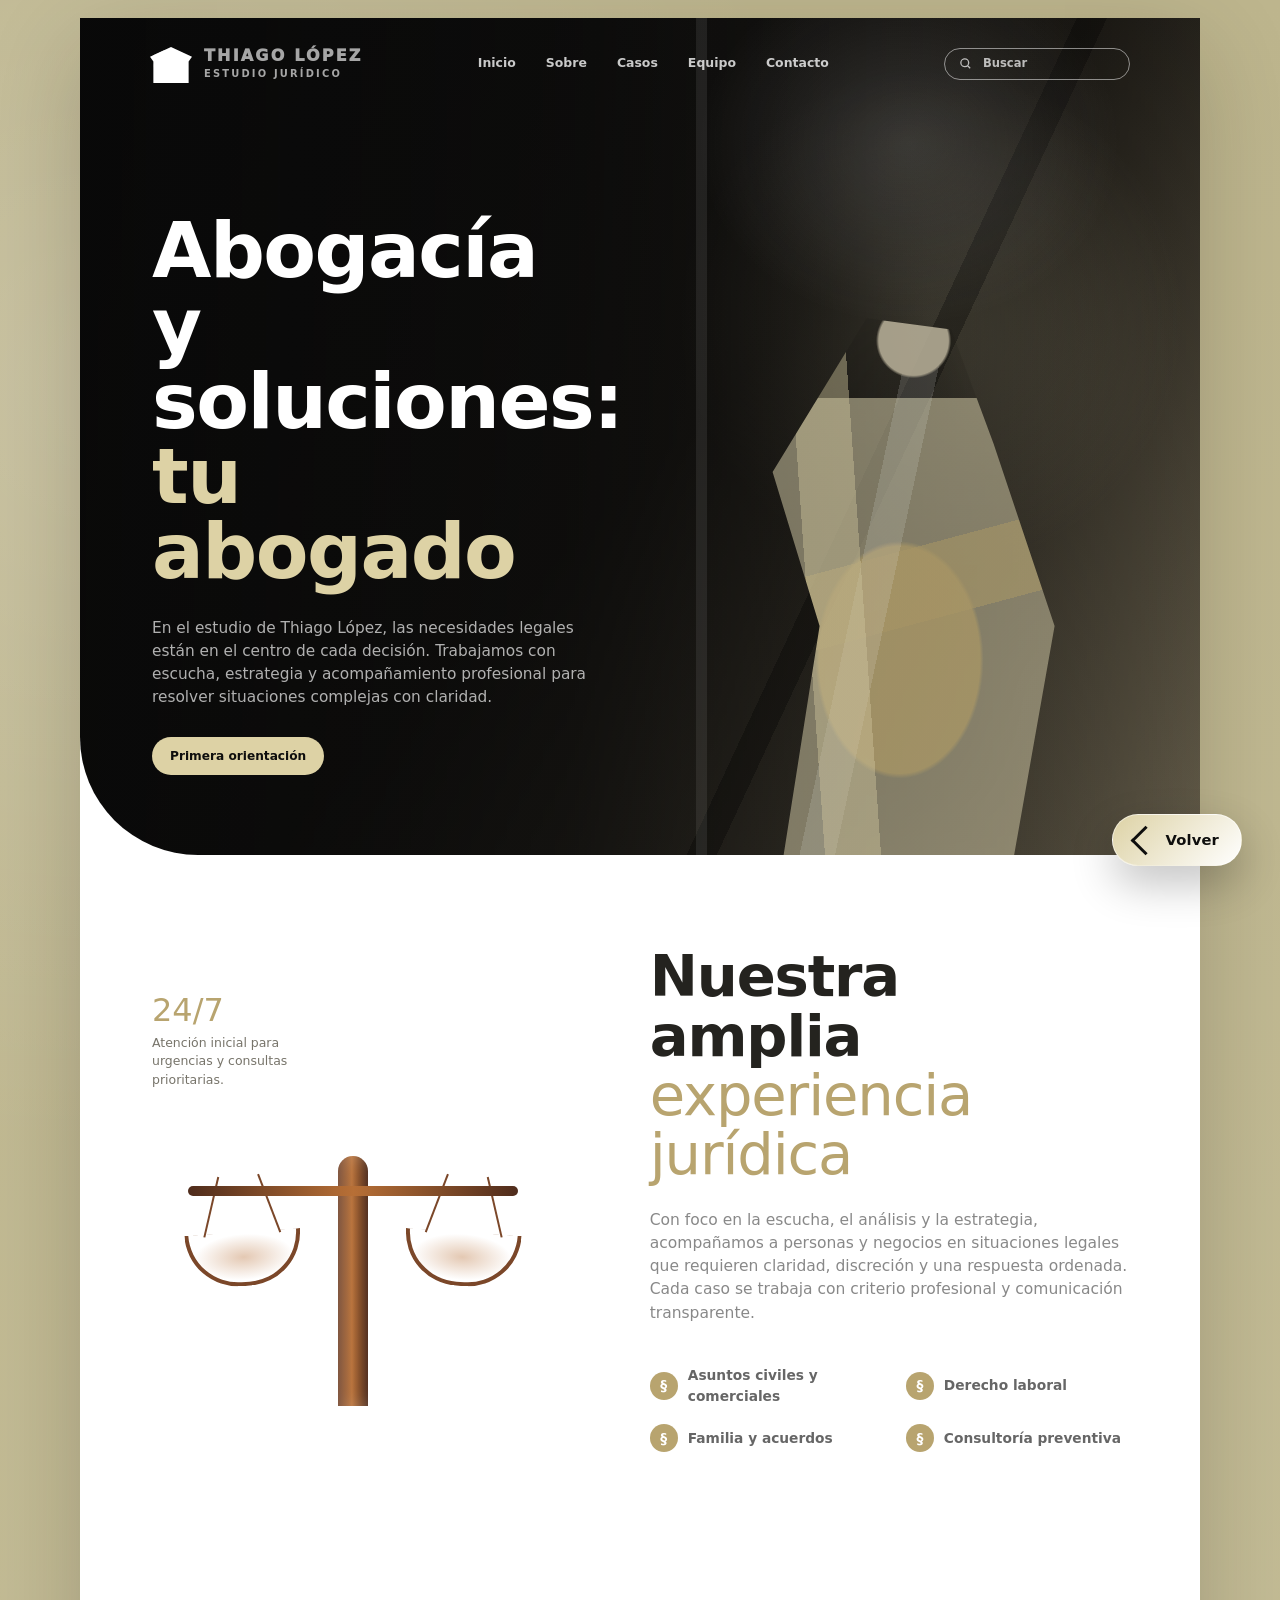
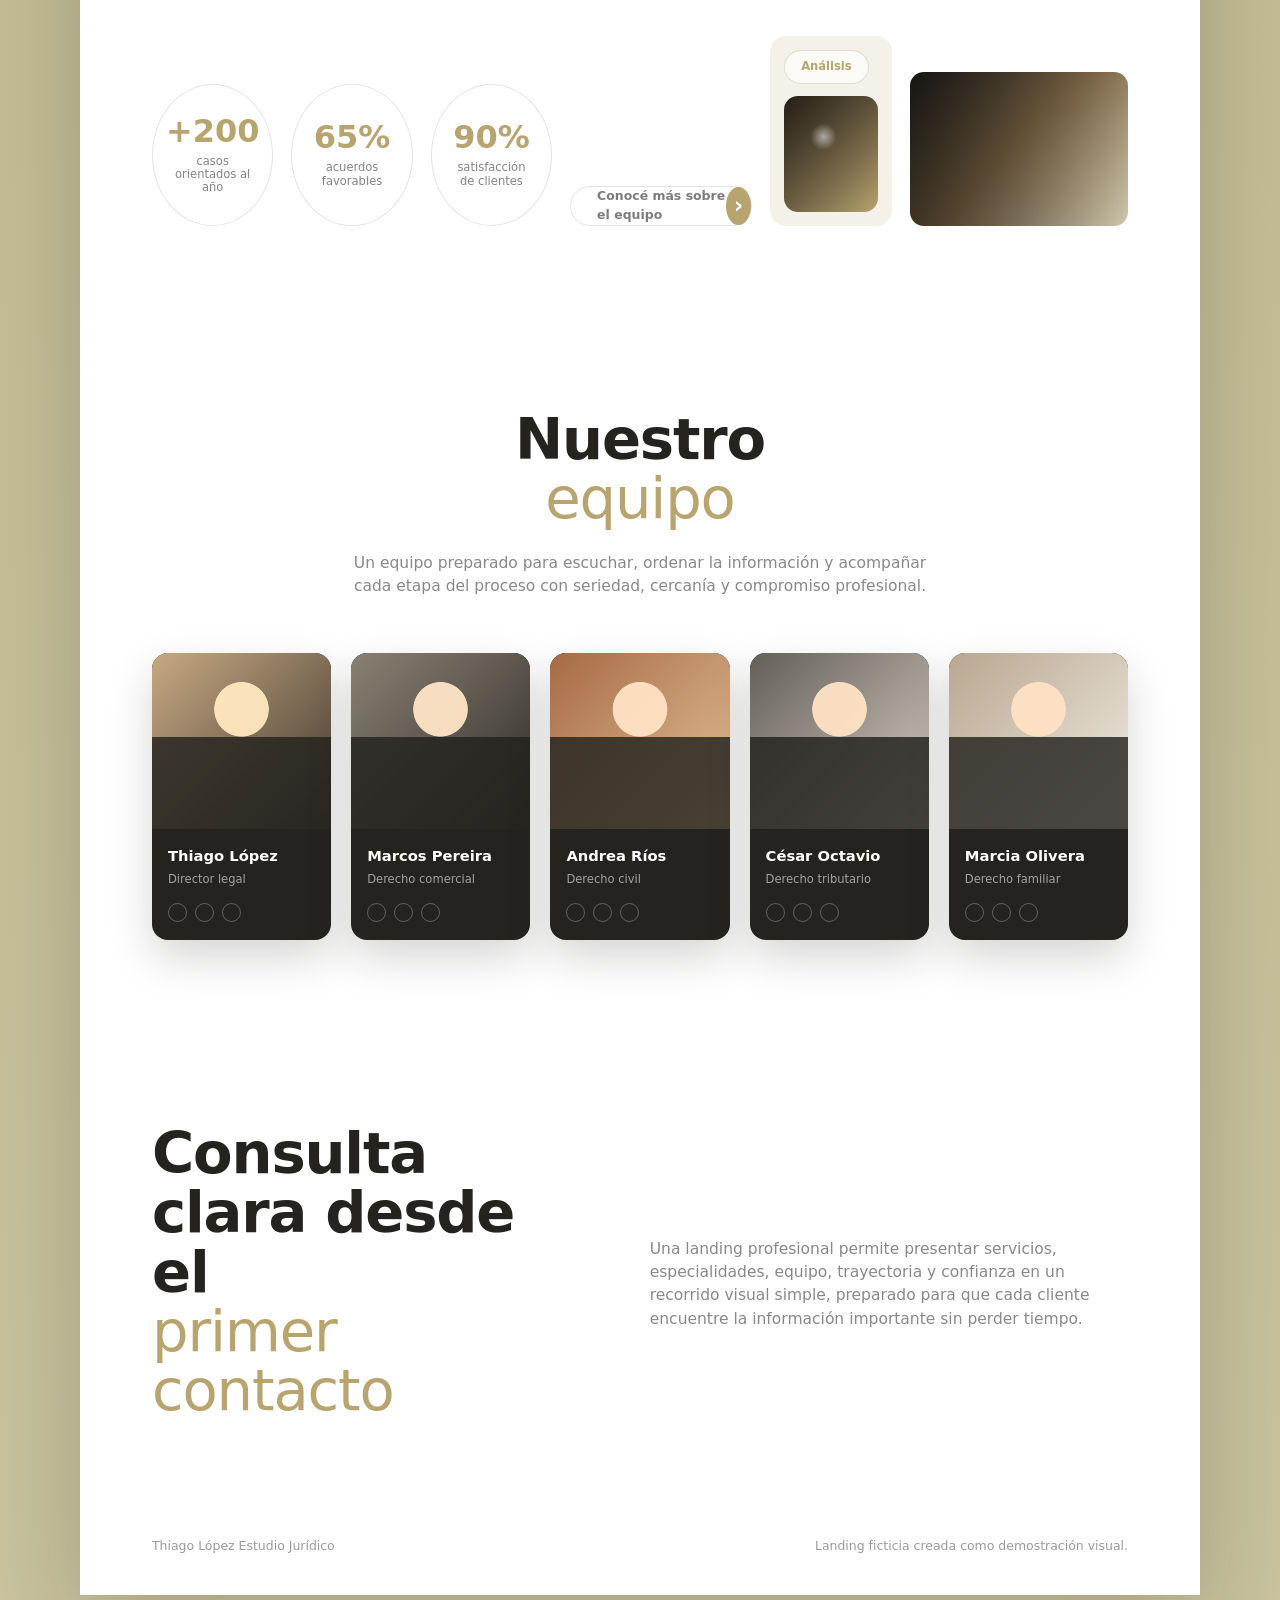
<file: landing-abogado.html>
<!doctype html>
<html lang="es-AR">
  <head>
    <meta charset="utf-8">
    <meta name="viewport" content="width=device-width, initial-scale=1">
    <title>Thiago López | Estudio jurídico</title>
    <meta name="description" content="Landing ficticia para un estudio jurídico profesional, creada como ejemplo de sitio web estático.">
    <link rel="icon" href="img/logo.png">
    <style>
      :root {
        --black: #0E0E0D;
        --ink: #2B2B2B;
        --dark: #24231F;
        --gold: #B8A46F;
        --gold-soft: #DDD2A5;
        --sand: #BDB58D;
        --paper: #F8F7F2;
        --white: #FFFFFF;
        --muted: #77746A;
        --line: rgba(36, 35, 31, 0.12);
        --shadow: 0 28px 90px rgba(25, 22, 14, 0.2);
      }

      * {
        box-sizing: border-box;
      }

      html {
        scroll-behavior: smooth;
      }

      body {
        margin: 0;
        color: var(--ink);
        background:
          radial-gradient(circle at 8% 12%, rgba(255, 255, 255, 0.18), transparent 25%),
          linear-gradient(180deg, #BDB58D 0%, #C9C29D 100%);
        font-family: Inter, ui-sans-serif, system-ui, -apple-system, BlinkMacSystemFont, "Segoe UI", sans-serif;
        line-height: 1.5;
      }

      a {
        color: inherit;
        text-decoration: none;
      }

      .floating-back {
        position: fixed;
        right: clamp(16px, 4vw, 38px);
        bottom: clamp(16px, 4vw, 34px);
        z-index: 20;
        display: inline-flex;
        align-items: center;
        gap: 10px;
        min-height: 52px;
        padding: 0 22px;
        border: 1px solid rgba(255, 255, 255, 0.5);
        border-radius: 999px;
        color: var(--black);
        background: linear-gradient(135deg, var(--gold-soft), var(--white));
        box-shadow: 0 18px 44px rgba(0, 0, 0, 0.24);
        font-size: 0.92rem;
        font-weight: 900;
        letter-spacing: 0.01em;
        transition: transform 180ms ease, box-shadow 180ms ease, background 180ms ease;
      }

      .floating-back::before {
        width: 18px;
        height: 18px;
        content: "";
        border-left: 3px solid currentColor;
        border-bottom: 3px solid currentColor;
        transform: rotate(45deg);
      }

      .floating-back:hover,
      .floating-back:focus-visible {
        background: var(--white);
        box-shadow: 0 24px 58px rgba(0, 0, 0, 0.32);
        outline: none;
        transform: translateY(-3px);
      }

      .page {
        width: min(100% - 28px, 1120px);
        margin: 18px auto;
        overflow: hidden;
        background: var(--white);
        box-shadow: var(--shadow);
      }

      .hero {
        position: relative;
        min-height: 610px;
        overflow: hidden;
        color: var(--white);
        border-bottom-left-radius: 118px;
        background:
          linear-gradient(90deg, rgba(8, 8, 8, 0.94) 0%, rgba(8, 8, 8, 0.78) 44%, rgba(8, 8, 8, 0.18) 100%),
          radial-gradient(circle at 76% 36%, rgba(224, 215, 175, 0.26), transparent 25%),
          linear-gradient(135deg, #121212, #211E18 52%, #746B55);
      }

      .hero::before {
        position: absolute;
        inset: 0;
        content: "";
        background:
          radial-gradient(ellipse at 74% 15%, rgba(255, 255, 255, 0.13), transparent 18%),
          linear-gradient(90deg, transparent 0 55%, rgba(255, 255, 255, 0.08) 55% 56%, transparent 56%),
          linear-gradient(115deg, transparent 0 66%, rgba(0, 0, 0, 0.3) 66% 68%, transparent 68%);
      }

      .hero::after {
        position: absolute;
        right: 42px;
        bottom: -10px;
        width: min(45vw, 470px);
        height: 570px;
        content: "";
        background:
          radial-gradient(circle at 48% 8%, #B7AF98 0 6%, transparent 6.5%),
          linear-gradient(86deg, transparent 0 27%, rgba(228, 216, 172, 0.45) 27% 38%, transparent 38%),
          linear-gradient(102deg, transparent 0 39%, rgba(255, 255, 255, 0.16) 39% 45%, transparent 45%),
          linear-gradient(165deg, transparent 0 45%, rgba(184, 164, 111, 0.58) 45% 56%, transparent 56%),
          radial-gradient(ellipse at 45% 64%, rgba(184, 164, 111, 0.82) 0 22%, transparent 23%),
          linear-gradient(180deg, transparent 0 18%, rgba(224, 216, 178, 0.58) 18% 100%);
        clip-path: polygon(38% 4%, 56% 6%, 65% 26%, 78% 58%, 69% 100%, 20% 100%, 28% 58%, 18% 31%);
        filter: drop-shadow(0 30px 38px rgba(0, 0, 0, 0.42));
        opacity: 0.88;
      }

      .topbar {
        position: relative;
        z-index: 2;
        display: grid;
        grid-template-columns: auto 1fr auto;
        gap: 30px;
        align-items: center;
        padding: 26px clamp(28px, 6vw, 70px);
      }

      .brand {
        display: inline-flex;
        align-items: center;
        gap: 12px;
      }

      .brand-mark {
        display: grid;
        place-items: center;
        width: 42px;
        height: 36px;
        color: var(--black);
        background: var(--white);
        clip-path: polygon(50% 0, 100% 27%, 92% 40%, 92% 100%, 8% 100%, 8% 40%, 0 27%);
      }

      .brand-mark svg {
        width: 23px;
        height: 23px;
        fill: currentColor;
      }

      .brand strong,
      .brand span {
        display: block;
      }

      .brand strong {
        font-size: 1rem;
        font-weight: 950;
        line-height: 1;
        text-transform: uppercase;
      }

      .brand span {
        margin-top: 3px;
        color: rgba(255, 255, 255, 0.64);
        font-size: 0.62rem;
        font-weight: 800;
        letter-spacing: 0.22em;
        text-transform: uppercase;
      }

      .nav {
        display: flex;
        justify-content: center;
        gap: clamp(16px, 2.5vw, 30px);
        color: rgba(255, 255, 255, 0.78);
        font-size: 0.78rem;
        font-weight: 800;
      }

      .nav a {
        transition: color 160ms ease;
      }

      .nav a:hover,
      .nav a:focus-visible {
        color: var(--white);
        outline: none;
      }

      .search {
        display: flex;
        align-items: center;
        gap: 10px;
        width: 186px;
        min-height: 32px;
        padding: 0 13px;
        border: 1px solid rgba(255, 255, 255, 0.5);
        border-radius: 999px;
        color: rgba(255, 255, 255, 0.7);
        font-size: 0.72rem;
        font-weight: 800;
      }

      .search svg {
        width: 15px;
        height: 15px;
        fill: currentColor;
      }

      .hero-content {
        position: relative;
        z-index: 2;
        max-width: 590px;
        padding: 104px clamp(28px, 6vw, 72px) 80px;
      }

      .hero-content h1 {
        max-width: 560px;
        margin: 0;
        font-size: clamp(2.6rem, 6vw, 4.9rem);
        line-height: 0.98;
        letter-spacing: -0.02em;
      }

      .hero-content h1 span {
        display: block;
        color: var(--gold-soft);
        font-weight: 700;
      }

      .hero-content p {
        max-width: 500px;
        margin: 28px 0 0;
        color: rgba(255, 255, 255, 0.68);
        font-size: 0.96rem;
      }

      .hero-chip {
        display: inline-flex;
        align-items: center;
        min-height: 38px;
        margin-top: 28px;
        padding: 0 18px;
        border-radius: 999px;
        color: var(--black);
        background: var(--gold-soft);
        font-size: 0.76rem;
        font-weight: 900;
      }

      .section {
        padding: clamp(54px, 8vw, 92px) clamp(28px, 6vw, 72px);
      }

      .intro-grid {
        display: grid;
        grid-template-columns: minmax(280px, 0.84fr) minmax(0, 1fr);
        gap: clamp(44px, 8vw, 96px);
        align-items: center;
      }

      .service-note {
        width: 150px;
        margin-bottom: 24px;
      }

      .service-note strong {
        display: block;
        color: var(--gold);
        font-size: 2rem;
        font-weight: 400;
      }

      .service-note span {
        display: block;
        color: var(--muted);
        font-size: 0.78rem;
      }

      .scale-visual {
        position: relative;
        min-height: 300px;
      }

      .scale-visual::before {
        position: absolute;
        left: 50%;
        bottom: 8px;
        width: 30px;
        height: 250px;
        content: "";
        border-radius: 999px 999px 0 0;
        background: linear-gradient(90deg, #6B3A20, #B76F36 46%, #4F2C1C);
        transform: translateX(-50%);
        box-shadow: inset 8px 0 18px rgba(255, 255, 255, 0.18);
      }

      .scale-visual::after {
        position: absolute;
        left: 50%;
        top: 72px;
        width: 330px;
        height: 10px;
        content: "";
        border-radius: 999px;
        background: linear-gradient(90deg, #4F2C1C, #B76F36, #4F2C1C);
        transform: translateX(-50%);
      }

      .scale-pan {
        position: absolute;
        top: 118px;
        width: 116px;
        height: 54px;
        border: 4px solid #7B4729;
        border-top: 0;
        border-radius: 0 0 70px 70px;
        background: radial-gradient(ellipse at center, rgba(183, 111, 54, 0.38), transparent 65%);
      }

      .scale-pan::before,
      .scale-pan::after {
        position: absolute;
        top: -58px;
        width: 2px;
        height: 62px;
        content: "";
        background: #7B4729;
      }

      .scale-pan::before {
        left: 24px;
        transform: rotate(17deg);
      }

      .scale-pan::after {
        right: 24px;
        transform: rotate(-17deg);
      }

      .scale-pan--left {
        left: 34px;
        transform: rotate(-4deg);
      }

      .scale-pan--right {
        right: 34px;
        transform: rotate(4deg);
      }

      .section-title {
        margin: 0;
        color: var(--dark);
        font-size: clamp(2.1rem, 4.5vw, 4.05rem);
        line-height: 1.03;
        letter-spacing: -0.02em;
      }

      .section-title span {
        display: block;
        color: var(--gold);
        font-weight: 500;
      }

      .section-copy {
        max-width: 610px;
        margin: 24px 0 0;
        color: rgba(43, 43, 43, 0.56);
        font-size: 0.97rem;
      }

      .practice-tags {
        display: grid;
        grid-template-columns: repeat(2, minmax(0, 1fr));
        gap: 18px 34px;
        margin-top: 40px;
      }

      .practice-tags span {
        display: flex;
        align-items: center;
        gap: 10px;
        color: rgba(43, 43, 43, 0.72);
        font-size: 0.86rem;
        font-weight: 850;
      }

      .practice-tags i {
        display: grid;
        place-items: center;
        flex: 0 0 auto;
        width: 28px;
        height: 28px;
        border-radius: 50%;
        color: var(--white);
        background: var(--gold);
        font-style: normal;
      }

      .stats-row {
        display: grid;
        grid-template-columns: repeat(3, 1fr) 1.5fr 1fr 1.8fr;
        gap: 18px;
        align-items: end;
      }

      .stat {
        display: grid;
        place-items: center;
        min-height: 142px;
        border: 1px solid var(--line);
        border-radius: 50%;
        text-align: center;
      }

      .stat strong,
      .stat span {
        display: block;
      }

      .stat strong {
        color: var(--gold);
        font-size: 2rem;
        line-height: 1;
      }

      .stat span {
        max-width: 82px;
        margin: 8px auto 0;
        color: rgba(43, 43, 43, 0.58);
        font-size: 0.72rem;
        line-height: 1.15;
      }

      .discover {
        display: flex;
        align-items: center;
        justify-content: space-between;
        min-height: 38px;
        padding: 0 0 0 26px;
        border: 1px solid var(--line);
        border-radius: 999px;
        color: rgba(43, 43, 43, 0.62);
        font-size: 0.78rem;
        font-weight: 850;
      }

      .discover i {
        display: grid;
        place-items: center;
        width: 38px;
        height: 38px;
        border-radius: 50%;
        color: var(--white);
        background: var(--gold);
        font-size: 1.4rem;
        font-style: normal;
      }

      .case-card {
        display: grid;
        gap: 12px;
        padding: 14px;
        border-radius: 16px;
        background: #F3F1E8;
      }

      .case-card span {
        width: fit-content;
        padding: 7px 16px;
        border: 1px solid rgba(184, 164, 111, 0.35);
        border-radius: 999px;
        color: var(--gold);
        background: rgba(255, 255, 255, 0.7);
        font-size: 0.72rem;
        font-weight: 900;
      }

      .case-thumb,
      .image-panel {
        min-height: 116px;
        border-radius: 14px;
        background:
          linear-gradient(135deg, rgba(0, 0, 0, 0.34), rgba(0, 0, 0, 0)),
          radial-gradient(circle at 42% 35%, rgba(248, 247, 242, 0.8), transparent 14%),
          linear-gradient(135deg, #3A2F25, #B8A46F);
      }

      .image-panel {
        min-height: 154px;
        background:
          linear-gradient(90deg, rgba(0, 0, 0, 0.52), rgba(0, 0, 0, 0.1)),
          linear-gradient(135deg, #2F2D29, #8F7550 48%, #E6DDC0);
      }

      .lawyers {
        text-align: center;
      }

      .lawyers .section-copy {
        margin-right: auto;
        margin-left: auto;
      }

      .lawyer-grid {
        display: grid;
        grid-template-columns: repeat(5, minmax(150px, 1fr));
        gap: 20px;
        margin-top: 54px;
      }

      .lawyer-card {
        overflow: hidden;
        border-radius: 16px;
        background: var(--dark);
        box-shadow: 0 18px 44px rgba(30, 28, 22, 0.18);
        text-align: left;
      }

      .lawyer-photo {
        min-height: 176px;
        background:
          radial-gradient(circle at 50% 32%, rgba(255, 232, 190, 0.95) 0 18%, transparent 18.5%),
          linear-gradient(180deg, transparent 0 48%, rgba(36, 35, 31, 0.82) 48% 100%),
          linear-gradient(135deg, #C7A982, #40382F);
      }

      .lawyer-card:nth-child(2) .lawyer-photo {
        background:
          radial-gradient(circle at 50% 32%, rgba(255, 228, 198, 0.95) 0 18%, transparent 18.5%),
          linear-gradient(180deg, transparent 0 48%, rgba(36, 35, 31, 0.84) 48% 100%),
          linear-gradient(135deg, #8A8173, #2F2D29);
      }

      .lawyer-card:nth-child(3) .lawyer-photo {
        background:
          radial-gradient(circle at 50% 32%, rgba(255, 226, 196, 0.95) 0 18%, transparent 18.5%),
          linear-gradient(180deg, transparent 0 48%, rgba(36, 35, 31, 0.82) 48% 100%),
          linear-gradient(135deg, #A76A45, #E4C49A);
      }

      .lawyer-card:nth-child(4) .lawyer-photo {
        background:
          radial-gradient(circle at 50% 32%, rgba(255, 226, 196, 0.95) 0 18%, transparent 18.5%),
          linear-gradient(180deg, transparent 0 48%, rgba(36, 35, 31, 0.83) 48% 100%),
          linear-gradient(135deg, #635F58, #D8D0C4);
      }

      .lawyer-card:nth-child(5) .lawyer-photo {
        background:
          radial-gradient(circle at 50% 32%, rgba(255, 226, 196, 0.95) 0 18%, transparent 18.5%),
          linear-gradient(180deg, transparent 0 48%, rgba(36, 35, 31, 0.82) 48% 100%),
          linear-gradient(135deg, #B9A68F, #F1EEE6);
      }

      .lawyer-body {
        padding: 16px 16px 18px;
        color: var(--white);
      }

      .lawyer-body strong,
      .lawyer-body span {
        display: block;
      }

      .lawyer-body strong {
        font-size: 0.92rem;
      }

      .lawyer-body span {
        margin-top: 4px;
        color: rgba(255, 255, 255, 0.58);
        font-size: 0.72rem;
      }

      .social-row {
        display: flex;
        gap: 8px;
        margin-top: 15px;
      }

      .social-row i {
        width: 19px;
        height: 19px;
        border: 1px solid rgba(255, 255, 255, 0.28);
        border-radius: 50%;
      }

      .footer-strip {
        display: flex;
        justify-content: space-between;
        gap: 18px;
        padding: 24px clamp(28px, 6vw, 72px) 40px;
        color: rgba(43, 43, 43, 0.48);
        font-size: 0.78rem;
      }

      @media (max-width: 980px) {
        .topbar {
          grid-template-columns: 1fr;
        }

        .nav {
          justify-content: flex-start;
          flex-wrap: wrap;
        }

        .search {
          display: none;
        }

        .hero::after {
          right: -60px;
          opacity: 0.45;
        }

        .intro-grid,
        .stats-row {
          grid-template-columns: 1fr;
        }

        .stat {
          width: 150px;
        }

        .discover {
          max-width: 420px;
        }

        .lawyer-grid {
          grid-template-columns: repeat(2, minmax(0, 1fr));
        }
      }

      @media (max-width: 640px) {
        .page {
          width: 100%;
          margin: 0;
        }

        .hero {
          min-height: 660px;
          border-bottom-left-radius: 72px;
        }

        .hero-content {
          padding-top: 70px;
        }

        .section {
          padding-right: 22px;
          padding-left: 22px;
        }

        .practice-tags,
        .lawyer-grid {
          grid-template-columns: 1fr;
        }

        .scale-visual {
          min-height: 250px;
          transform: scale(0.82);
          transform-origin: left center;
        }

        .footer-strip {
          flex-direction: column;
          padding-right: 22px;
          padding-left: 22px;
        }

        .floating-back {
          right: 14px;
          bottom: 14px;
        }
      }
    </style>
  </head>
  <body>
    <a class="floating-back" href="index.html#demo" aria-label="Volver al sitio principal">Volver</a>

    <div class="page">
      <header class="hero" id="inicio">
        <div class="topbar">
          <a class="brand" href="#inicio" aria-label="Inicio de Thiago López Estudio Jurídico">
            <span class="brand-mark" aria-hidden="true">
              <svg viewBox="0 0 24 24"><path d="M12 2 3 7v2h18V7l-9-5Zm-6 9v7H4v3h16v-3h-2v-7h-3v7h-2v-7h-2v7H9v-7H6Z"/></svg>
            </span>
            <span>
              <strong>Thiago López</strong>
              <span>Estudio jurídico</span>
            </span>
          </a>

          <nav class="nav" aria-label="Navegación de la landing">
            <a href="#inicio">Inicio</a>
            <a href="#sobre">Sobre</a>
            <a href="#casos">Casos</a>
            <a href="#abogados">Equipo</a>
            <a href="#contacto">Contacto</a>
          </nav>

          <div class="search" aria-hidden="true">
            <svg viewBox="0 0 24 24"><path d="M10.8 18a7.2 7.2 0 1 1 5.1-12.3 7.2 7.2 0 0 1-5.1 12.3Zm0-2a5.2 5.2 0 1 0 0-10.4 5.2 5.2 0 0 0 0 10.4Zm8 4.2-4-4 1.4-1.4 4 4-1.4 1.4Z"/></svg>
            Buscar
          </div>
        </div>

        <div class="hero-content">
          <h1>Abogacía y soluciones: <span>tu abogado</span></h1>
          <p>En el estudio de Thiago López, las necesidades legales están en el centro de cada decisión. Trabajamos con escucha, estrategia y acompañamiento profesional para resolver situaciones complejas con claridad.</p>
          <span class="hero-chip">Primera orientación</span>
        </div>
      </header>

      <main>
        <section class="section" id="sobre">
          <div class="intro-grid">
            <div>
              <div class="service-note">
                <strong>24/7</strong>
                <span>Atención inicial para urgencias y consultas prioritarias.</span>
              </div>
              <div class="scale-visual" aria-hidden="true">
                <span class="scale-pan scale-pan--left"></span>
                <span class="scale-pan scale-pan--right"></span>
              </div>
            </div>

            <div>
              <h2 class="section-title">Nuestra amplia <span>experiencia jurídica</span></h2>
              <p class="section-copy">Con foco en la escucha, el análisis y la estrategia, acompañamos a personas y negocios en situaciones legales que requieren claridad, discreción y una respuesta ordenada. Cada caso se trabaja con criterio profesional y comunicación transparente.</p>
              <div class="practice-tags">
                <span><i>§</i> Asuntos civiles y comerciales</span>
                <span><i>§</i> Derecho laboral</span>
                <span><i>§</i> Familia y acuerdos</span>
                <span><i>§</i> Consultoría preventiva</span>
              </div>
            </div>
          </div>
        </section>

        <section class="section" id="casos" aria-label="Resultados y casos">
          <div class="stats-row">
            <article class="stat">
              <div>
                <strong>+200</strong>
                <span>casos orientados al año</span>
              </div>
            </article>
            <article class="stat">
              <div>
                <strong>65%</strong>
                <span>acuerdos favorables</span>
              </div>
            </article>
            <article class="stat">
              <div>
                <strong>90%</strong>
                <span>satisfacción de clientes</span>
              </div>
            </article>
            <a class="discover" href="#abogados">Conocé más sobre el equipo <i>›</i></a>
            <article class="case-card">
              <span>Análisis</span>
              <div class="case-thumb" aria-hidden="true"></div>
            </article>
            <div class="image-panel" aria-hidden="true"></div>
          </div>
        </section>

        <section class="section lawyers" id="abogados">
          <h2 class="section-title">Nuestro <span>equipo</span></h2>
          <p class="section-copy">Un equipo preparado para escuchar, ordenar la información y acompañar cada etapa del proceso con seriedad, cercanía y compromiso profesional.</p>

          <div class="lawyer-grid">
            <article class="lawyer-card">
              <div class="lawyer-photo" aria-hidden="true"></div>
              <div class="lawyer-body">
                <strong>Thiago López</strong>
                <span>Director legal</span>
                <div class="social-row" aria-hidden="true"><i></i><i></i><i></i></div>
              </div>
            </article>
            <article class="lawyer-card">
              <div class="lawyer-photo" aria-hidden="true"></div>
              <div class="lawyer-body">
                <strong>Marcos Pereira</strong>
                <span>Derecho comercial</span>
                <div class="social-row" aria-hidden="true"><i></i><i></i><i></i></div>
              </div>
            </article>
            <article class="lawyer-card">
              <div class="lawyer-photo" aria-hidden="true"></div>
              <div class="lawyer-body">
                <strong>Andrea Ríos</strong>
                <span>Derecho civil</span>
                <div class="social-row" aria-hidden="true"><i></i><i></i><i></i></div>
              </div>
            </article>
            <article class="lawyer-card">
              <div class="lawyer-photo" aria-hidden="true"></div>
              <div class="lawyer-body">
                <strong>César Octavio</strong>
                <span>Derecho tributario</span>
                <div class="social-row" aria-hidden="true"><i></i><i></i><i></i></div>
              </div>
            </article>
            <article class="lawyer-card">
              <div class="lawyer-photo" aria-hidden="true"></div>
              <div class="lawyer-body">
                <strong>Marcia Olivera</strong>
                <span>Derecho familiar</span>
                <div class="social-row" aria-hidden="true"><i></i><i></i><i></i></div>
              </div>
            </article>
          </div>
        </section>

        <section class="section" id="contacto">
          <div class="intro-grid">
            <div>
              <h2 class="section-title">Consulta clara desde el <span>primer contacto</span></h2>
            </div>
            <p class="section-copy">Una landing profesional permite presentar servicios, especialidades, equipo, trayectoria y confianza en un recorrido visual simple, preparado para que cada cliente encuentre la información importante sin perder tiempo.</p>
          </div>
        </section>
      </main>

      <footer class="footer-strip">
        <span>Thiago López Estudio Jurídico</span>
        <span>Landing ficticia creada como demostración visual.</span>
      </footer>
    </div>
  </body>
</html>
</file>
<file: styles.css>
:root {
  color-scheme: light;
  --teal: #27454D;
  --teal-dark: #183338;
  --paper: #F2F0EC;
  --cream: #FAF8F4;
  --ink: #2B2B2B;
  --muted: #6F7471;
  --line: rgba(39, 69, 77, 0.16);
  --white: #FFFFFF;
  --shadow: 0 24px 70px rgba(24, 51, 56, 0.12);
  --radius: 8px;
  --container: 1120px;
}

@media (prefers-color-scheme: dark) {
  :root:not([data-color-scheme]) {
    color-scheme: dark;
    --teal: #18D18F;
    --teal-dark: #F2F7F6;
    --paper: #0D1F22;
    --cream: #071314;
    --ink: #F2F7F6;
    --muted: #B7C7C9;
    --line: #244347;
    --white: #102A2D;
    --shadow: 0 24px 70px rgba(0, 0, 0, 0.38);
    --dark-bg: #071314;
    --dark-bg-soft: #0D1F22;
    --dark-card: #102A2D;
    --dark-card-elevated: #143236;
    --dark-text: #F2F7F6;
    --dark-text-secondary: #B7C7C9;
    --dark-text-muted: #8FA3A6;
    --dark-border: #244347;
    --dark-primary: #18D18F;
    --dark-primary-hover: #20E6A0;
    --dark-primary-text: #06201A;
    --dark-secondary-border: #3B5C61;
  }
}

:root[data-color-scheme="light"] {
  color-scheme: light;
  --teal: #27454D;
  --teal-dark: #183338;
  --paper: #F2F0EC;
  --cream: #FAF8F4;
  --ink: #2B2B2B;
  --muted: #6F7471;
  --line: rgba(39, 69, 77, 0.16);
  --white: #FFFFFF;
  --shadow: 0 24px 70px rgba(24, 51, 56, 0.12);
}

:root[data-color-scheme="dark"] {
  color-scheme: dark;
  --teal: #18D18F;
  --teal-dark: #F2F7F6;
  --paper: #0D1F22;
  --cream: #071314;
  --ink: #F2F7F6;
  --muted: #B7C7C9;
  --line: #244347;
  --white: #102A2D;
  --shadow: 0 24px 70px rgba(0, 0, 0, 0.38);
  --dark-bg: #071314;
  --dark-bg-soft: #0D1F22;
  --dark-card: #102A2D;
  --dark-card-elevated: #143236;
  --dark-text: #F2F7F6;
  --dark-text-secondary: #B7C7C9;
  --dark-text-muted: #8FA3A6;
  --dark-border: #244347;
  --dark-primary: #18D18F;
  --dark-primary-hover: #20E6A0;
  --dark-primary-text: #06201A;
  --dark-secondary-border: #3B5C61;
}

* {
  box-sizing: border-box;
}

html {
  scroll-behavior: smooth;
}

body {
  margin: 0;
  color: var(--ink);
  background: var(--cream);
  font-family: Inter, ui-sans-serif, system-ui, -apple-system, BlinkMacSystemFont, "Segoe UI", sans-serif;
  line-height: 1.6;
  text-rendering: optimizeLegibility;
}

body.is-locked {
  overflow: hidden;
}

body.demo-mode {
  overflow: hidden;
  background: var(--teal-dark);
}

body.demo-mode .site-header,
body.demo-mode main,
body.demo-mode .site-footer {
  opacity: 0;
  pointer-events: none;
  transform: scale(0.985);
  transition: opacity 360ms ease, transform 360ms ease;
}

@media (prefers-color-scheme: dark) {
  :root:not([data-color-scheme]) .site-header,
  :root:not([data-color-scheme]) .site-nav,
  :root:not([data-color-scheme]) .nav-toggle,
  :root:not([data-color-scheme]) .problem-visual-card,
  :root:not([data-color-scheme]) .mini-card,
  :root:not([data-color-scheme]) .feature-list article,
  :root:not([data-color-scheme]) .pricing-card,
  :root:not([data-color-scheme]) .pricing-terms,
  :root:not([data-color-scheme]) .pricing-note,
  :root:not([data-color-scheme]) .pricing-open,
  :root:not([data-color-scheme]) .contact-action-card,
  :root:not([data-color-scheme]) .premium-preview,
  :root:not([data-color-scheme]) .visibility-board,
  :root:not([data-color-scheme]) .visibility-switch,
  :root:not([data-color-scheme]) .demo-choice-card {
    background-color: rgba(24, 51, 56, 0.84);
  }

  :root:not([data-color-scheme]) .button--ghost,
  :root:not([data-color-scheme]) .hero__actions .button--ghost {
    background: rgba(250, 248, 244, 0.06);
  }
}

:root[data-color-scheme="dark"] .site-header,
:root[data-color-scheme="dark"] .site-nav,
:root[data-color-scheme="dark"] .nav-toggle,
:root[data-color-scheme="dark"] .problem-visual-card,
:root[data-color-scheme="dark"] .mini-card,
:root[data-color-scheme="dark"] .feature-list article,
:root[data-color-scheme="dark"] .pricing-card,
:root[data-color-scheme="dark"] .plan-meta,
:root[data-color-scheme="dark"] .pricing-terms,
:root[data-color-scheme="dark"] .pricing-note,
:root[data-color-scheme="dark"] .pricing-open,
:root[data-color-scheme="dark"] .contact-action-card,
:root[data-color-scheme="dark"] .premium-preview,
:root[data-color-scheme="dark"] .visibility-board,
:root[data-color-scheme="dark"] .visibility-switch,
:root[data-color-scheme="dark"] .demo-choice-card {
  background-color: rgba(24, 51, 56, 0.84);
}

:root[data-color-scheme="dark"] .button--ghost,
:root[data-color-scheme="dark"] .hero__actions .button--ghost {
  background: rgba(250, 248, 244, 0.06);
}

img {
  display: block;
  max-width: 100%;
}

a {
  color: inherit;
  text-decoration: none;
}

a:focus-visible,
button:focus-visible,
input:focus-visible,
textarea:focus-visible,
select:focus-visible {
  outline: 3px solid rgba(39, 69, 77, 0.32);
  outline-offset: 3px;
}

.text-link {
  color: var(--teal);
  font-weight: 800;
  border-bottom: 1px solid rgba(39, 69, 77, 0.28);
  transition: color 180ms ease, border-color 180ms ease;
}

.text-link:hover,
.text-link:focus-visible {
  color: var(--teal-dark);
  border-color: var(--teal-dark);
}

button,
input,
textarea,
select {
  font: inherit;
}

.container {
  width: min(100% - 40px, var(--container));
  margin: 0 auto;
}

.site-header {
  position: sticky;
  top: 0;
  z-index: 20;
  display: flex;
  align-items: center;
  justify-content: space-between;
  gap: 24px;
  padding: 18px max(20px, calc((100vw - var(--container)) / 2));
  background: rgba(250, 248, 244, 0.9);
  border-bottom: 1px solid transparent;
  backdrop-filter: blur(16px);
  transition: border-color 180ms ease, box-shadow 180ms ease;
}

.site-header.is-scrolled {
  border-color: var(--line);
  box-shadow: 0 10px 34px rgba(24, 51, 56, 0.08);
}

.brand {
  display: inline-flex;
  align-items: center;
  gap: 12px;
  min-width: 0;
  padding: 4px 6px 4px 0;
  border-radius: 999px;
  transition: transform 180ms ease, color 180ms ease;
}

.brand:hover,
.brand:focus-visible {
  transform: translateY(-1px);
}

.brand__logo {
  width: 42px;
  height: 42px;
  object-fit: contain;
  border-radius: 50%;
}

.brand__name {
  color: var(--teal-dark);
  font-size: 0.98rem;
  font-weight: 800;
  line-height: 1.05;
  white-space: nowrap;
}

.brand__text {
  display: grid;
  gap: 4px;
  min-width: 0;
}

.brand__role {
  display: inline-flex;
  align-items: center;
  gap: 7px;
  width: fit-content;
  color: rgba(24, 51, 56, 0.72);
  font-size: 0.68rem;
  font-weight: 750;
  line-height: 1.1;
  white-space: nowrap;
}

.brand__role-divider {
  width: 4px;
  height: 4px;
  border-radius: 50%;
  background: var(--teal);
  box-shadow: 0 0 0 4px rgba(39, 69, 77, 0.08);
}

.site-nav {
  display: flex;
  align-items: center;
  gap: 6px;
  color: rgba(43, 43, 43, 0.78);
  font-size: 0.92rem;
  font-weight: 600;
}

.site-nav a {
  position: relative;
  padding: 8px 10px;
  border-radius: var(--radius);
  transition: color 180ms ease, background 180ms ease;
}

.site-nav a::after {
  position: absolute;
  left: 0;
  bottom: 2px;
  width: 100%;
  height: 1px;
  content: "";
  background: var(--teal);
  transform: scaleX(0);
  transform-origin: right;
  transition: transform 180ms ease;
}

.site-nav a:hover::after,
.site-nav a:focus-visible::after,
.site-nav a.is-active::after {
  transform: scaleX(1);
  transform-origin: left;
}

.site-nav a:hover,
.site-nav a:focus-visible,
.site-nav a.is-active {
  color: var(--teal-dark);
  background: rgba(39, 69, 77, 0.08);
}

.theme-toggle {
  position: relative;
  display: inline-grid;
  grid-template-columns: 1fr 1fr;
  align-items: center;
  flex: 0 0 auto;
  width: 58px;
  height: 34px;
  padding: 3px;
  border: 1px solid var(--line);
  border-radius: 999px;
  color: var(--teal-dark);
  background: rgba(255, 255, 255, 0.58);
  cursor: pointer;
  transition: background 180ms ease, border-color 180ms ease, box-shadow 180ms ease;
}

.theme-toggle::before {
  position: absolute;
  top: 3px;
  left: 3px;
  width: 26px;
  height: 26px;
  content: "";
  border-radius: 50%;
  background: var(--teal);
  box-shadow: 0 8px 18px rgba(24, 51, 56, 0.18);
  transition: transform 180ms ease, background 180ms ease;
}

.theme-toggle__icon {
  position: relative;
  z-index: 1;
  display: grid;
  place-items: center;
  width: 26px;
  height: 26px;
}

.theme-toggle__icon--sun::before {
  width: 11px;
  height: 11px;
  content: "";
  border-radius: 50%;
  background: var(--cream);
  box-shadow:
    0 -7px 0 -5px currentColor,
    0 7px 0 -5px currentColor,
    7px 0 0 -5px currentColor,
    -7px 0 0 -5px currentColor;
}

.theme-toggle__icon--moon::before {
  width: 13px;
  height: 13px;
  content: "";
  border-radius: 50%;
  box-shadow: -4px 0 0 0 currentColor;
}

:root[data-color-scheme="dark"] .theme-toggle {
  color: #E6F0EF;
  border-color: var(--dark-secondary-border);
  background: rgba(16, 42, 45, 0.92);
}

:root[data-color-scheme="dark"] .theme-toggle::before {
  background: var(--dark-primary);
  transform: translateX(24px);
}

:root[data-color-scheme="dark"] .theme-toggle__icon--sun::before {
  background: transparent;
}

:root[data-color-scheme="dark"] .theme-toggle__icon--moon::before {
  color: var(--dark-primary-text);
}

.nav-toggle {
  display: none;
  width: 44px;
  height: 44px;
  padding: 0;
  border: 1px solid var(--line);
  border-radius: var(--radius);
  background: var(--cream);
}

.nav-toggle span {
  display: block;
  width: 18px;
  height: 2px;
  margin: 5px auto;
  background: var(--teal-dark);
  transition: transform 180ms ease;
}

.nav-toggle.is-active span:first-child {
  transform: translateY(3.5px) rotate(45deg);
}

.nav-toggle.is-active span:last-child {
  transform: translateY(-3.5px) rotate(-45deg);
}

.section {
  position: relative;
  padding: 72px 0;
}

.section + .section::before {
  position: absolute;
  top: 0;
  left: 50%;
  width: min(100% - 40px, var(--container));
  height: 1px;
  content: "";
  background: linear-gradient(90deg, transparent, rgba(39, 69, 77, 0.18), transparent);
  transform: translateX(-50%);
}

.section--deep::before,
.demo-cta-section::before {
  background: linear-gradient(90deg, transparent, rgba(250, 248, 244, 0.2), transparent);
}

.section--soft {
  background: var(--paper);
}

.section--deep {
  color: var(--cream);
  background: var(--teal-dark);
}

.eyebrow {
  margin: 0 0 14px;
  color: var(--teal);
  font-size: 0.78rem;
  font-weight: 800;
  letter-spacing: 0;
  text-transform: uppercase;
}

.section--deep .eyebrow {
  color: rgba(250, 248, 244, 0.74);
}

h1,
h2,
h3,
p {
  margin-top: 0;
}

h1,
h2,
h3 {
  color: var(--teal-dark);
  line-height: 1.08;
  letter-spacing: 0;
}

h1 {
  max-width: 760px;
  margin-bottom: 26px;
  font-size: 6.2rem;
}

h2 {
  margin-bottom: 20px;
  font-size: 4rem;
}

h3 {
  margin-bottom: 12px;
  font-size: 1.2rem;
}

p {
  color: rgba(43, 43, 43, 0.76);
}

.section--deep h2,
.section--deep p {
  color: var(--cream);
}

.hero {
  min-height: auto;
  display: grid;
  align-items: center;
  padding-top: 96px;
  padding-bottom: 48px;
}

.hero__grid {
  display: grid;
  grid-template-columns: minmax(0, 55fr) minmax(340px, 45fr);
  gap: 80px;
  align-items: center;
}

.hero__content {
  position: relative;
  max-width: 540px;
}

.hero__content .eyebrow {
  position: static;
  margin-bottom: 16px;
}

.hero__content h1 {
  max-width: 540px;
  margin-bottom: 18px;
  font-size: clamp(2.75rem, 5.2vw, 4.45rem);
  line-height: 1.02;
}

.hero__lead {
  max-width: 520px;
  margin-bottom: 0;
  color: rgba(43, 43, 43, 0.78);
  font-size: 1.02rem;
  line-height: 1.68;
}

.hero__actions {
  display: flex;
  flex-wrap: wrap;
  align-items: center;
  gap: 12px;
  margin-top: 24px;
}

.hero__actions .button {
  min-width: 174px;
}

.hero__actions .button--primary {
  color: var(--cream);
  background: linear-gradient(135deg, var(--teal), var(--teal-dark));
  box-shadow: 0 18px 42px rgba(39, 69, 77, 0.2);
}

.hero__actions .button--ghost {
  color: rgba(24, 51, 56, 0.9);
  border-color: rgba(39, 69, 77, 0.18);
  background: rgba(255, 255, 255, 0.58);
}

.hero__actions .button--primary:hover,
.hero__actions .button--primary:focus-visible {
  background: linear-gradient(135deg, var(--teal-dark), var(--teal));
  box-shadow: 0 22px 52px rgba(39, 69, 77, 0.24);
}

.hero__actions .button--ghost:hover,
.hero__actions .button--ghost:focus-visible {
  border-color: rgba(39, 69, 77, 0.34);
  background: rgba(255, 255, 255, 0.82);
}

.hero__trust {
  display: flex;
  flex-wrap: wrap;
  gap: 10px 16px;
  margin-top: 16px;
  color: rgba(43, 43, 43, 0.62);
  font-size: 0.86rem;
  font-weight: 800;
}

.hero__trust span {
  display: inline-flex;
  align-items: center;
  gap: 6px;
}

.hero__trust span::before {
  display: grid;
  place-items: center;
  width: 18px;
  height: 18px;
  content: "✓";
  border-radius: 50%;
  color: var(--cream);
  background: var(--teal);
  font-size: 0.72rem;
  font-weight: 900;
}

.button {
  position: relative;
  display: inline-flex;
  align-items: center;
  justify-content: center;
  gap: 10px;
  min-height: 50px;
  padding: 13px 20px;
  border: 1px solid transparent;
  border-radius: var(--radius);
  font-weight: 800;
  line-height: 1.2;
  overflow: hidden;
  isolation: isolate;
  transition: transform 180ms ease, background 180ms ease, border-color 180ms ease, box-shadow 180ms ease;
}

.button::before {
  position: absolute;
  inset: 0;
  z-index: -1;
  content: "";
  background: linear-gradient(90deg, transparent, rgba(255, 255, 255, 0.2), transparent);
  transform: translateX(-120%);
  transition: transform 520ms ease;
}

.button::after {
  width: 8px;
  height: 8px;
  content: "";
  border-top: 2px solid currentColor;
  border-right: 2px solid currentColor;
  transform: rotate(45deg) translateX(-1px);
  transition: transform 180ms ease;
}

.button:hover,
.button:focus-visible {
  transform: translateY(-2px);
  box-shadow: 0 16px 34px rgba(24, 51, 56, 0.14);
}

.button:hover::before,
.button:focus-visible::before {
  transform: translateX(120%);
}

.button:hover::after,
.button:focus-visible::after {
  transform: rotate(45deg) translate(2px, -2px);
}

.button--primary {
  color: var(--cream);
  background: var(--teal);
}

.button--primary:hover,
.button--primary:focus-visible {
  background: var(--teal-dark);
}

.button--ghost {
  color: var(--teal-dark);
  border-color: var(--line);
  background: rgba(255, 255, 255, 0.42);
}

.hero__portrait {
  position: relative;
}

.hero__portrait-stack {
  position: relative;
  display: grid;
  justify-items: end;
  isolation: isolate;
}

.hero__portrait-stack::before {
  display: none;
}

.hero__portrait img {
  display: block;
  object-fit: cover;
  border-radius: var(--radius);
}

.hero__portrait-main {
  width: min(100%, 420px);
  aspect-ratio: 4 / 5;
  height: auto;
  max-height: 520px;
  object-position: center;
  box-shadow: 0 28px 80px rgba(24, 51, 56, 0.18);
}

.portrait-note {
  position: relative;
  width: 100%;
  max-width: 420px;
  margin: 18px 0 0 auto;
  padding: 18px 20px;
  color: var(--cream);
  background: var(--teal-dark);
  border: 1px solid rgba(250, 248, 244, 0.14);
  border-radius: var(--radius);
  box-shadow: 0 22px 58px rgba(24, 51, 56, 0.18);
}

.portrait-note span,
.portrait-note strong {
  display: block;
}

.portrait-note span {
  margin-bottom: 6px;
  color: rgba(250, 248, 244, 0.72);
  font-size: 0.88rem;
}

.split {
  display: grid;
  grid-template-columns: minmax(0, 0.8fr) minmax(0, 1.2fr);
  gap: 54px;
  align-items: start;
}

.problem-grid {
  display: grid;
  grid-template-columns: repeat(2, minmax(0, 1fr));
  gap: 16px;
}

.problem-visual-grid {
  display: grid;
  gap: 18px;
}

.problem-visual-card {
  position: relative;
  overflow: hidden;
  width: 100%;
  margin: 0;
  border: 1px solid rgba(39, 69, 77, 0.12);
  border-radius: var(--radius);
  background:
    linear-gradient(180deg, rgba(255, 255, 255, 0.68), rgba(250, 248, 244, 0.88)),
    var(--cream);
  box-shadow: 0 22px 58px rgba(24, 51, 56, 0.08);
}

.problem-visual-card--wide {
  min-height: 0;
}

.problem-visual-card img {
  display: block;
  width: 100%;
  height: auto;
  object-fit: contain;
  transition: transform 260ms ease, filter 260ms ease;
}

.problem-visual-card:hover img,
.problem-visual-card:focus-within img {
  filter: saturate(1.04) contrast(1.02);
  transform: scale(1.018);
}

.mini-card {
  min-height: 230px;
  padding: 26px;
  border: 1px solid var(--line);
  border-radius: var(--radius);
  background: rgba(250, 248, 244, 0.72);
}

.mini-card span,
.process span {
  display: inline-block;
  margin-bottom: 18px;
  color: var(--teal);
  font-size: 0.82rem;
  font-weight: 900;
}

.section-heading {
  max-width: 760px;
  margin-bottom: 42px;
}

.section-heading--wide {
  max-width: 900px;
}

.section-heading p {
  max-width: 650px;
}

.solution-intro {
  display: grid;
  grid-template-columns: minmax(0, 0.86fr) minmax(360px, 0.74fr);
  gap: 56px;
  align-items: center;
  margin-bottom: 46px;
}

.solution-intro .section-heading {
  margin-bottom: 0;
}

.premium-preview {
  position: relative;
  padding: 16px;
  border: 1px solid var(--line);
  border-radius: var(--radius);
  background:
    linear-gradient(145deg, rgba(250, 248, 244, 0.78), rgba(255, 255, 255, 0.42)),
    var(--paper);
  box-shadow: 0 32px 86px rgba(24, 51, 56, 0.18);
  transform: perspective(1100px) rotateY(-6deg) rotateX(3deg);
  transform-origin: center;
  animation: previewReveal both;
  animation-timeline: view();
  animation-range: entry 10% cover 42%;
}

.premium-preview--image {
  padding: 10px;
  overflow: hidden;
  aspect-ratio: 4 / 5;
  max-height: 640px;
  background:
    linear-gradient(145deg, rgba(250, 248, 244, 0.88), rgba(255, 255, 255, 0.42)),
    var(--paper);
}

.premium-preview--image img {
  width: 100%;
  height: 100%;
  border-radius: calc(var(--radius) - 2px);
  object-fit: cover;
  object-position: top center;
  box-shadow: 0 18px 46px rgba(24, 51, 56, 0.16);
}

.premium-preview::before {
  position: absolute;
  inset: 26px -14px -18px 34px;
  z-index: -1;
  content: "";
  border-radius: var(--radius);
  background: rgba(39, 69, 77, 0.12);
  filter: blur(10px);
}

.premium-preview__hero {
  min-height: 330px;
  overflow: hidden;
  border-radius: var(--radius);
  color: var(--cream);
  background:
    radial-gradient(circle at 80% 18%, rgba(250, 248, 244, 0.24), transparent 26%),
    linear-gradient(135deg, var(--teal) 0%, var(--teal-dark) 62%, #0f2428 100%);
}

.premium-preview__nav {
  display: flex;
  align-items: center;
  justify-content: space-between;
  padding: 16px 18px;
}

.premium-preview__nav span {
  font-size: 0.82rem;
  font-weight: 900;
}

.premium-preview__nav div {
  display: flex;
  gap: 7px;
}

.premium-preview__nav i {
  display: block;
  width: 32px;
  height: 6px;
  border-radius: 999px;
  background: rgba(250, 248, 244, 0.34);
}

.premium-preview__content {
  max-width: 340px;
  padding: 62px 24px 28px;
}

.premium-preview__content p {
  margin-bottom: 12px;
  color: rgba(250, 248, 244, 0.72);
  font-size: 0.86rem;
  font-weight: 800;
}

.premium-preview__content strong {
  display: block;
  color: var(--cream);
  font-size: 2.35rem;
  line-height: 1.05;
}

.premium-preview__content button {
  margin-top: 22px;
  padding: 11px 14px;
  border: 0;
  border-radius: var(--radius);
  color: var(--teal-dark);
  background: var(--cream);
  font-weight: 900;
}

.premium-preview__metrics {
  display: grid;
  grid-template-columns: repeat(3, minmax(0, 1fr));
  gap: 10px;
  margin-top: 12px;
}

.premium-preview__metrics span,
.premium-preview__cards span {
  border: 1px solid var(--line);
  border-radius: var(--radius);
  background: rgba(255, 255, 255, 0.58);
}

.premium-preview__metrics span {
  padding: 12px;
  color: rgba(43, 43, 43, 0.62);
  font-size: 0.78rem;
  font-weight: 800;
}

.premium-preview__metrics strong {
  display: block;
  color: var(--teal-dark);
  font-size: 1.12rem;
}

.premium-preview__cards {
  display: grid;
  grid-template-columns: repeat(3, 1fr);
  gap: 10px;
  margin-top: 10px;
}

.premium-preview__cards span {
  height: 82px;
}

.visibility-lab {
  overflow: hidden;
  padding-top: 56px;
  padding-bottom: 64px;
  background:
    linear-gradient(180deg, var(--cream) 0%, rgba(242, 240, 236, 0.55) 100%);
}

.visibility-switch {
  display: grid;
  grid-template-columns: repeat(2, minmax(0, 1fr));
  width: min(100%, 760px);
  margin: 0 auto 24px;
  padding: 6px;
  border: 1px solid var(--line);
  border-radius: var(--radius);
  background: rgba(255, 255, 255, 0.55);
}

.visibility-switch__button {
  min-height: 48px;
  border: 0;
  border-radius: 6px;
  color: rgba(43, 43, 43, 0.7);
  background: transparent;
  font-size: 0.9rem;
  font-weight: 800;
  cursor: pointer;
  transition: color 180ms ease, background 180ms ease, box-shadow 180ms ease;
}

.visibility-switch__button.is-active {
  color: var(--cream);
  background: var(--teal);
  box-shadow: 0 14px 34px rgba(24, 51, 56, 0.18);
}

.visibility-board {
  position: relative;
  display: grid;
  grid-template-columns: 1fr 0.88fr;
  grid-template-rows: auto auto;
  gap: 18px;
  min-height: 560px;
  padding: 24px;
  border: 1px solid var(--line);
  border-radius: var(--radius);
  background: rgba(250, 248, 244, 0.8);
  box-shadow: var(--shadow);
}

.visibility-board::before,
.visibility-board::after {
  position: absolute;
  content: "";
  pointer-events: none;
  opacity: 0.8;
}

.visibility-board::before {
  inset: 50% 28% auto 24%;
  height: 1px;
  background: linear-gradient(90deg, transparent, rgba(39, 69, 77, 0.28), transparent);
  transform: rotate(-8deg);
}

.visibility-board::after {
  inset: 33% 22% auto 38%;
  height: 1px;
  background: linear-gradient(90deg, transparent, rgba(39, 69, 77, 0.2), transparent);
  transform: rotate(15deg);
}

.search-simulation,
.map-simulation,
.central-site,
.channel-card {
  border: 1px solid var(--line);
  border-radius: var(--radius);
  background: rgba(255, 255, 255, 0.72);
}

.search-simulation {
  grid-column: 1;
  min-height: 310px;
  padding: 18px;
}

.browser-bar {
  display: flex;
  gap: 7px;
  margin-bottom: 18px;
}

.browser-bar span {
  width: 9px;
  height: 9px;
  border-radius: 50%;
  background: rgba(39, 69, 77, 0.28);
}

.search-field {
  display: flex;
  align-items: center;
  gap: 12px;
  min-height: 54px;
  padding: 0 16px;
  border: 1px solid rgba(39, 69, 77, 0.14);
  border-radius: 999px;
  color: var(--teal-dark);
  background: var(--cream);
  font-weight: 800;
}

.search-field svg,
.map-card svg,
.channel-card svg,
.central-site svg {
  width: 20px;
  height: 20px;
  flex: 0 0 auto;
  fill: currentColor;
}

.result-list {
  display: grid;
  gap: 12px;
  margin-top: 20px;
}

.search-result {
  display: flex;
  gap: 12px;
  padding: 16px;
  border: 1px solid rgba(39, 69, 77, 0.12);
  border-radius: var(--radius);
  background: rgba(242, 240, 236, 0.68);
  transition: background 260ms ease, border-color 260ms ease, transform 260ms ease;
}

.search-result strong,
.map-card strong,
.central-site strong {
  display: block;
  color: var(--teal-dark);
  line-height: 1.25;
}

.search-result p {
  margin: 5px 0 0;
  font-size: 0.92rem;
}

.result-dot {
  width: 12px;
  height: 12px;
  margin-top: 5px;
  border-radius: 50%;
  background: #9B6B60;
  box-shadow: 0 0 0 5px rgba(155, 107, 96, 0.12);
  transition: background 260ms ease, box-shadow 260ms ease;
}

.map-simulation {
  position: relative;
  grid-column: 2;
  grid-row: 1;
  min-height: 310px;
  overflow: hidden;
  background: var(--paper);
}

.map-grid {
  position: absolute;
  inset: -20px;
  background:
    linear-gradient(rgba(39, 69, 77, 0.08) 1px, transparent 1px),
    linear-gradient(90deg, rgba(39, 69, 77, 0.08) 1px, transparent 1px);
  background-size: 42px 42px;
  transform: rotate(-7deg) scale(1.1);
}

.map-grid::before,
.map-grid::after {
  position: absolute;
  content: "";
  background: rgba(39, 69, 77, 0.12);
  border-radius: 999px;
}

.map-grid::before {
  top: 44%;
  left: -10%;
  width: 120%;
  height: 12px;
}

.map-grid::after {
  top: -10%;
  left: 58%;
  width: 12px;
  height: 120%;
}

.map-pin {
  position: absolute;
  width: 26px;
  height: 26px;
  border-radius: 50% 50% 50% 0;
  transform: rotate(-45deg);
  transition: opacity 280ms ease, transform 280ms ease;
}

.map-pin::after {
  position: absolute;
  inset: 8px;
  content: "";
  border-radius: 50%;
  background: var(--cream);
}

.map-pin--wrong {
  top: 34%;
  left: 30%;
  background: #9B6B60;
  box-shadow: 0 0 0 10px rgba(155, 107, 96, 0.12);
}

.map-pin--right {
  top: 52%;
  left: 58%;
  opacity: 0;
  background: var(--teal);
  box-shadow: 0 0 0 10px rgba(39, 69, 77, 0.14);
}

.map-card {
  position: absolute;
  right: 18px;
  bottom: 18px;
  left: 18px;
  display: flex;
  gap: 12px;
  padding: 16px;
  color: #9B6B60;
  background: rgba(250, 248, 244, 0.88);
  backdrop-filter: blur(10px);
  transition: color 260ms ease, transform 260ms ease;
}

.map-card span {
  display: block;
  color: rgba(43, 43, 43, 0.66);
  font-size: 0.88rem;
}

.channel-cloud {
  position: relative;
  grid-column: 1 / -1;
  min-height: 245px;
}

.channel-card {
  position: absolute;
  display: inline-flex;
  align-items: center;
  gap: 8px;
  min-width: 132px;
  min-height: 48px;
  padding: 12px 14px;
  color: rgba(43, 43, 43, 0.72);
  font-size: 0.9rem;
  font-weight: 800;
  box-shadow: 0 14px 34px rgba(24, 51, 56, 0.08);
  transition: left 460ms ease, top 460ms ease, opacity 260ms ease, transform 460ms ease, color 260ms ease, border-color 260ms ease;
  animation: channelDrift 5s ease-in-out infinite;
}

.channel-card--google {
  top: 20px;
  left: 4%;
}

.channel-card--maps {
  top: 118px;
  left: 14%;
  animation-delay: -1.2s;
}

.channel-card--facebook {
  top: 40px;
  left: 58%;
  animation-delay: -2.1s;
}

.channel-card--instagram {
  top: 144px;
  left: 66%;
  animation-delay: -3s;
}

.channel-card--web {
  top: 92px;
  left: 40%;
  color: var(--teal);
  border-color: rgba(39, 69, 77, 0.28);
  animation-delay: -0.4s;
}

.central-site {
  position: absolute;
  left: 50%;
  bottom: 78px;
  z-index: 2;
  width: 210px;
  overflow: hidden;
  opacity: 0.36;
  transform: translateX(-50%) scale(0.92);
  transition: opacity 360ms ease, transform 360ms ease, box-shadow 360ms ease;
}

.central-site__header {
  display: flex;
  gap: 6px;
  padding: 10px;
  background: var(--teal-dark);
}

.central-site__header span {
  width: 7px;
  height: 7px;
  border-radius: 50%;
  background: rgba(250, 248, 244, 0.72);
}

.central-site__body {
  display: grid;
  justify-items: center;
  gap: 11px;
  padding: 20px;
  text-align: center;
}

.central-site__body svg {
  width: 34px;
  height: 34px;
  color: var(--teal);
}

.site-lines {
  display: grid;
  gap: 6px;
  width: 100%;
}

.site-lines span {
  height: 7px;
  border-radius: 999px;
  background: rgba(39, 69, 77, 0.13);
}

.site-lines span:nth-child(2) {
  width: 72%;
  margin: 0 auto;
}

.site-lines span:nth-child(3) {
  width: 52%;
  margin: 0 auto;
}

.visibility-board.is-clear .search-result {
  background: rgba(255, 255, 255, 0.86);
  border-color: rgba(39, 69, 77, 0.2);
  transform: translateX(6px);
}

.visibility-board.is-clear .result-dot {
  background: var(--teal);
  box-shadow: 0 0 0 5px rgba(39, 69, 77, 0.12);
}

.visibility-board.is-clear .map-pin--wrong {
  opacity: 0;
  transform: rotate(-45deg) translate(-14px, 14px) scale(0.75);
}

.visibility-board.is-clear .map-pin--right {
  opacity: 1;
  transform: rotate(-45deg) translate(0, -4px);
}

.visibility-board.is-clear .map-card {
  color: var(--teal);
  transform: translateY(-4px);
}

.visibility-board.is-clear .central-site {
  opacity: 1;
  transform: translateX(-50%) scale(1);
  box-shadow: 0 22px 70px rgba(24, 51, 56, 0.18);
}

.visibility-board.is-clear .channel-card {
  color: var(--teal);
  border-color: rgba(39, 69, 77, 0.24);
  opacity: 0.92;
}

.visibility-board.is-clear .channel-card--google {
  top: 70px;
  left: 25%;
}

.visibility-board.is-clear .channel-card--maps {
  top: 126px;
  left: 27%;
}

.visibility-board.is-clear .channel-card--facebook {
  top: 70px;
  left: 61%;
}

.visibility-board.is-clear .channel-card--instagram {
  top: 126px;
  left: 59%;
}

.visibility-board.is-clear .channel-card--web {
  top: 98px;
  left: 42%;
  opacity: 0;
  transform: scale(0.84);
}

@keyframes channelDrift {
  0%,
  100% {
    transform: translateY(0);
  }

  50% {
    transform: translateY(-8px);
  }
}

@keyframes codeFloat {
  0%,
  100% {
    transform: translateY(0);
  }

  50% {
    transform: translateY(-4px);
  }
}

@keyframes techRise {
  from {
    opacity: 0;
    transform: translateY(8px);
  }

  to {
    opacity: 1;
    transform: translateY(0);
  }
}

@keyframes githubNudge {
  0%,
  100% {
    transform: translateY(0);
  }

  45% {
    transform: translateY(-3px);
  }

  60% {
    transform: translateY(0);
  }
}

@keyframes githubPulse {
  0%,
  100% {
    opacity: 0;
    transform: scale(0.94);
  }

  45% {
    opacity: 1;
    transform: scale(1.04);
  }
}

@keyframes previewReveal {
  from {
    opacity: 0;
    transform: perspective(1100px) rotateY(-10deg) rotateX(6deg) translateY(24px);
  }

  to {
    opacity: 1;
    transform: perspective(1100px) rotateY(-6deg) rotateX(3deg) translateY(0);
  }
}

@keyframes solutionScroll {
  from {
    transform: translateX(0);
  }

  to {
    transform: translateX(calc(-320px * 8 - 16px * 8));
  }
}

@keyframes selectedPulse {
  0%,
  100% {
    box-shadow: 0 0 0 0 rgba(39, 69, 77, 0.1);
  }

  50% {
    box-shadow: 0 0 0 7px rgba(39, 69, 77, 0.12);
  }
}

@keyframes toastIn {
  0%,
  18% {
    opacity: 0;
    transform: translateY(8px);
  }

  32%,
  100% {
    opacity: 1;
    transform: translateY(0);
  }
}

@keyframes orderState {
  0%,
  24% {
    color: rgba(43, 43, 43, 0.64);
    background: rgba(255, 255, 255, 0.56);
  }

  34%,
  64% {
    color: var(--teal-dark);
    background: rgba(39, 69, 77, 0.12);
  }

  76%,
  100% {
    color: rgba(43, 43, 43, 0.64);
    background: rgba(255, 255, 255, 0.56);
  }
}

@keyframes receiptPrint {
  0% {
    clip-path: inset(0 0 100% 0);
  }

  35%,
  100% {
    clip-path: inset(0 0 0 0);
  }
}

@keyframes meterShift {
  0%,
  100% {
    filter: saturate(0.8);
  }

  50% {
    filter: saturate(1.3);
  }
}

@keyframes fieldFill {
  0%,
  18% {
    color: transparent;
  }

  34%,
  100% {
    color: rgba(43, 43, 43, 0.64);
  }
}

@keyframes miniBar {
  0%,
  100% {
    transform: scaleY(0.72);
    transform-origin: bottom;
  }

  50% {
    transform: scaleY(1);
    transform-origin: bottom;
  }
}

.feature-list {
  display: grid;
  grid-template-columns: repeat(5, minmax(0, 1fr));
  border-top: 1px solid var(--line);
  border-left: 1px solid var(--line);
}

.feature-list article {
  min-height: 270px;
  padding: 26px;
  border-right: 1px solid var(--line);
  border-bottom: 1px solid var(--line);
  background: rgba(255, 255, 255, 0.25);
  transition: background 180ms ease, transform 180ms ease;
}

.feature-list article:hover {
  background: rgba(255, 255, 255, 0.48);
  transform: translateY(-3px);
}

.feature-list--icons article {
  display: flex;
  flex-direction: column;
}

.feature-icon {
  display: grid;
  place-items: center;
  width: 44px;
  height: 44px;
  margin-bottom: 22px;
  border: 1px solid var(--line);
  border-radius: var(--radius);
  color: var(--teal);
  background: rgba(250, 248, 244, 0.72);
}

.feature-icon svg,
.tech-stack svg,
.contact-cues svg {
  width: 20px;
  height: 20px;
  fill: currentColor;
}

.feature-icon--google {
  color: #4285F4;
}

.feature-icon--whatsapp {
  color: #128C7E;
}

.feature-note {
  position: relative;
  margin-top: 28px;
  padding: 28px 30px 28px 34px;
  overflow: hidden;
  border: 1px solid rgba(39, 69, 77, 0.18);
  border-radius: var(--radius);
  background:
    linear-gradient(135deg, rgba(39, 69, 77, 0.1), rgba(250, 248, 244, 0.92)),
    var(--paper);
  box-shadow: 0 20px 52px rgba(24, 51, 56, 0.1);
}

.feature-note::before {
  position: absolute;
  inset: 0 auto 0 0;
  width: 6px;
  content: "";
  background: linear-gradient(180deg, var(--teal), var(--teal-dark));
}

.feature-note p {
  max-width: 840px;
  margin: 0;
  color: var(--teal-dark);
  font-size: 1.32rem;
  font-weight: 800;
  line-height: 1.35;
}

.solution-carousel {
  position: relative;
  margin-top: 22px;
  overflow: hidden;
  mask-image: linear-gradient(90deg, transparent 0%, #000 9%, #000 91%, transparent 100%);
}

.solution-track {
  display: flex;
  gap: 16px;
  width: max-content;
  animation: solutionScroll 46s linear infinite;
}

.solution-carousel:hover .solution-track {
  animation-play-state: paused;
}

.solution-card {
  flex: 0 0 320px;
  min-height: 320px;
  padding: 18px;
  border: 1px solid var(--line);
  border-radius: var(--radius);
  background: rgba(250, 248, 244, 0.88);
  box-shadow: 0 22px 60px rgba(24, 51, 56, 0.1);
}

.solution-card__head {
  margin-bottom: 18px;
}

.solution-card__head span,
.solution-card__head strong {
  display: block;
}

.solution-card__head span {
  color: var(--teal);
  font-size: 0.78rem;
  font-weight: 900;
  text-transform: uppercase;
}

.solution-card__head strong {
  margin-top: 4px;
  color: var(--teal-dark);
  font-size: 1.25rem;
  line-height: 1.15;
}

.mini-calendar {
  display: grid;
  grid-template-columns: repeat(3, 1fr);
  gap: 8px;
}

.mini-calendar button,
.mini-confirm button,
.solution-card--receipt button,
.profile-web button,
.catalog-mini button {
  border: 0;
  border-radius: var(--radius);
  font-weight: 900;
}

.mini-calendar button {
  min-height: 54px;
  color: rgba(43, 43, 43, 0.66);
  background: rgba(255, 255, 255, 0.62);
}

.mini-calendar .is-selected {
  color: var(--cream);
  background: var(--teal);
  animation: selectedPulse 2.8s ease-in-out infinite;
}

.mini-confirm {
  display: flex;
  align-items: center;
  justify-content: space-between;
  gap: 12px;
  margin: 14px 0;
  padding: 12px;
  border: 1px solid var(--line);
  border-radius: var(--radius);
  background: rgba(255, 255, 255, 0.58);
}

.mini-confirm span {
  color: var(--teal-dark);
  font-size: 1.4rem;
  font-weight: 900;
}

.mini-confirm button,
.solution-card--receipt button,
.profile-web button,
.catalog-mini button {
  padding: 9px 11px;
  color: var(--cream);
  background: var(--teal);
}

.mini-toast {
  margin: 0;
  padding: 12px;
  border-radius: var(--radius);
  color: var(--teal-dark);
  background: rgba(39, 69, 77, 0.1);
  font-size: 0.9rem;
  font-weight: 800;
  animation: toastIn 3.8s ease-in-out infinite;
}

.order-flow > span {
  display: block;
  margin-bottom: 14px;
  padding: 12px;
  border-radius: var(--radius);
  color: var(--teal-dark);
  background: rgba(255, 255, 255, 0.62);
  font-weight: 900;
}

.order-flow div {
  display: grid;
  gap: 10px;
}

.order-flow i {
  position: relative;
  display: block;
  padding: 12px 12px 12px 38px;
  border: 1px solid var(--line);
  border-radius: var(--radius);
  color: rgba(43, 43, 43, 0.64);
  background: rgba(255, 255, 255, 0.56);
  font-style: normal;
  font-weight: 800;
  animation: orderState 4.8s ease-in-out infinite;
}

.order-flow i::before {
  position: absolute;
  top: 16px;
  left: 14px;
  width: 10px;
  height: 10px;
  content: "";
  border-radius: 50%;
  background: rgba(39, 69, 77, 0.28);
}

.order-flow i:nth-child(2) {
  animation-delay: 1.4s;
}

.order-flow i:nth-child(3) {
  animation-delay: 2.8s;
}

.receipt-paper {
  display: grid;
  gap: 9px;
  min-height: 118px;
  margin-bottom: 14px;
  padding: 18px;
  border: 1px solid var(--line);
  border-radius: var(--radius);
  background: var(--white);
  animation: receiptPrint 4s ease-in-out infinite;
}

.receipt-paper span {
  height: 9px;
  border-radius: 999px;
  background: rgba(39, 69, 77, 0.14);
}

.receipt-paper span:nth-child(2) {
  width: 70%;
}

.receipt-paper span:nth-child(3) {
  width: 44%;
}

.solution-card--receipt p,
.solution-card--form p {
  margin: 12px 0 0;
  color: var(--teal);
  font-size: 0.9rem;
  font-weight: 900;
  animation: toastIn 4s ease-in-out infinite;
}

.profile-web {
  display: grid;
  grid-template-columns: 76px 1fr;
  gap: 14px;
  padding: 14px;
  border: 1px solid var(--line);
  border-radius: var(--radius);
  background: rgba(255, 255, 255, 0.62);
}

.profile-web > span {
  width: 76px;
  height: 76px;
  border-radius: 50%;
  background: linear-gradient(135deg, var(--teal), var(--teal-dark));
}

.profile-web strong,
.profile-web small {
  display: block;
}

.profile-web small {
  margin: 7px 0 12px;
  color: rgba(43, 43, 43, 0.62);
}

.catalog-mini {
  display: grid;
  grid-template-columns: repeat(2, 1fr);
  gap: 12px;
}

.catalog-mini div {
  padding: 12px;
  border: 1px solid var(--line);
  border-radius: var(--radius);
  background: rgba(255, 255, 255, 0.6);
}

.catalog-mini div > span {
  display: block;
  height: 92px;
  margin-bottom: 10px;
  border-radius: var(--radius);
  background: linear-gradient(135deg, rgba(39, 69, 77, 0.86), rgba(24, 51, 56, 0.72));
}

.catalog-mini strong {
  display: block;
  margin-bottom: 8px;
  color: var(--teal-dark);
}

.stock-mini {
  display: grid;
  gap: 12px;
}

.stock-mini p {
  display: flex;
  justify-content: space-between;
  gap: 12px;
  margin: 0;
  padding: 12px;
  border-radius: var(--radius);
  background: rgba(255, 255, 255, 0.62);
}

.stock-mini strong {
  color: var(--teal);
}

.stock-mini .is-low strong {
  color: #8A6544;
}

.stock-mini meter {
  width: 100%;
  height: 10px;
  animation: meterShift 3.6s ease-in-out infinite;
}

.smart-form {
  display: grid;
  gap: 10px;
}

.smart-form span {
  display: block;
  padding: 12px;
  border: 1px solid var(--line);
  border-radius: var(--radius);
  color: rgba(43, 43, 43, 0.64);
  background: rgba(255, 255, 255, 0.62);
  font-weight: 800;
  animation: fieldFill 4.2s ease-in-out infinite;
}

.smart-form span:nth-child(2) {
  animation-delay: 280ms;
}

.smart-form span:nth-child(3) {
  animation-delay: 560ms;
}

.admin-mini {
  display: grid;
  grid-template-columns: repeat(2, 1fr);
  gap: 12px;
}

.admin-mini div {
  padding: 14px;
  border: 1px solid var(--line);
  border-radius: var(--radius);
  background: rgba(255, 255, 255, 0.62);
}

.admin-mini strong,
.admin-mini span {
  display: block;
}

.admin-mini strong {
  color: var(--teal-dark);
  font-size: 1.7rem;
}

.mini-bars {
  grid-column: 1 / -1;
  display: flex;
  align-items: end;
  gap: 8px;
  height: 86px;
}

.mini-bars i {
  flex: 1;
  border-radius: 999px 999px 4px 4px;
  background: var(--teal);
  animation: miniBar 3.2s ease-in-out infinite;
}

.mini-bars i:nth-child(1) { height: 44%; }
.mini-bars i:nth-child(2) { height: 72%; animation-delay: 180ms; }
.mini-bars i:nth-child(3) { height: 58%; animation-delay: 360ms; }
.mini-bars i:nth-child(4) { height: 86%; animation-delay: 540ms; }

.quote-block {
  max-width: 980px;
  position: relative;
  padding-left: 34px;
  border-left: 1px solid rgba(250, 248, 244, 0.24);
}

.quote-block h2 {
  color: var(--cream);
}

.quote-block p:last-child {
  max-width: 780px;
  margin-bottom: 0;
  color: rgba(250, 248, 244, 0.78);
  font-size: 1.12rem;
}

.about {
  display: grid;
  grid-template-columns: minmax(240px, 0.42fr) minmax(0, 0.58fr);
  gap: 64px;
  align-items: start;
}

.about__visual {
  position: relative;
  display: grid;
  gap: 14px;
}

.about__visual::before {
  position: absolute;
  inset: 24px -22px 54px 34px;
  z-index: -1;
  content: "";
  border: 1px solid var(--line);
  border-radius: var(--radius);
  background:
    linear-gradient(135deg, rgba(39, 69, 77, 0.08), transparent),
    var(--paper);
}

.about__image img,
.team-portrait-card img {
  width: min(100%, 340px);
  aspect-ratio: 1 / 1.05;
  margin: 0 auto;
  object-fit: cover;
  object-position: center 16%;
  border-radius: var(--radius);
  box-shadow: 0 20px 54px rgba(24, 51, 56, 0.14);
}

.team-portraits {
  display: grid;
  grid-template-columns: repeat(2, minmax(0, 1fr));
  gap: 14px;
}

.team-portrait-card {
  overflow: hidden;
  border: 1px solid var(--line);
  border-radius: var(--radius);
  background: rgba(250, 248, 244, 0.84);
  box-shadow: 0 20px 54px rgba(24, 51, 56, 0.1);
}

.team-portrait-card img,
.team-placeholder {
  width: 100%;
  aspect-ratio: 1 / 1.05;
  object-fit: cover;
  object-position: center 16%;
  box-shadow: none;
}

.team-placeholder {
  display: grid;
  place-items: center;
  color: var(--cream);
  background:
    radial-gradient(circle at 70% 16%, rgba(250, 248, 244, 0.18), transparent 30%),
    linear-gradient(135deg, var(--teal), var(--teal-dark));
  font-size: 2.4rem;
  font-weight: 900;
}

.team-portrait-card div:last-child {
  padding: 14px;
}

.team-portrait-card strong,
.team-portrait-card span {
  display: block;
}

.team-portrait-card strong {
  color: var(--teal-dark);
  line-height: 1.2;
}

.team-portrait-card span {
  margin-top: 4px;
  color: rgba(43, 43, 43, 0.62);
  font-size: 0.86rem;
  font-weight: 800;
}

.code-card {
  position: relative;
  width: min(100%, 420px);
  overflow: hidden;
  border: 1px solid rgba(250, 248, 244, 0.16);
  border-radius: var(--radius);
  color: rgba(250, 248, 244, 0.88);
  background: rgba(24, 51, 56, 0.94);
  box-shadow: 0 24px 70px rgba(24, 51, 56, 0.22);
}

.ai-note {
  display: grid;
  gap: 0;
  overflow: hidden;
  border: 1px solid rgba(39, 69, 77, 0.16);
  border-radius: var(--radius);
  background: var(--cream);
  box-shadow: 0 20px 54px rgba(24, 51, 56, 0.12);
}

.ai-note__media {
  max-height: 210px;
  overflow: hidden;
  background: var(--teal-dark);
}

.ai-note__media img {
  width: 100%;
  height: 100%;
  min-height: 210px;
  object-fit: cover;
  object-position: center 44%;
}

.ai-note__content {
  position: relative;
  padding: 18px 18px 18px 70px;
}

.ai-note__icon {
  position: absolute;
  left: 18px;
  top: 18px;
  display: grid;
  place-items: center;
  width: 38px;
  height: 38px;
  border-radius: var(--radius);
  color: var(--cream);
  background: var(--teal-dark);
}

.ai-note__icon svg {
  width: 22px;
  height: 22px;
  fill: currentColor;
}

.ai-note__content strong {
  display: block;
  margin-bottom: 6px;
  color: var(--teal-dark);
  font-size: 1rem;
}

.ai-note__content p {
  margin: 0;
  font-size: 0.9rem;
}

.code-card__bar {
  display: flex;
  gap: 7px;
  padding: 12px 14px;
  border-bottom: 1px solid rgba(250, 248, 244, 0.12);
}

.code-card__bar span {
  width: 8px;
  height: 8px;
  border-radius: 50%;
  background: rgba(250, 248, 244, 0.52);
}

.code-card pre {
  margin: 0;
  padding: 18px;
  overflow: hidden;
  font-family: "SFMono-Regular", Consolas, "Liberation Mono", monospace;
  font-size: 0.86rem;
  line-height: 1.65;
}

.code-card code {
  display: block;
  animation: codeFloat 4.8s ease-in-out infinite;
}

.code-card code span {
  color: #D8E7E3;
}

.about__content p {
  max-width: 640px;
  font-size: 1.05rem;
}

.team-members {
  display: grid;
  grid-template-columns: repeat(2, minmax(0, 1fr));
  gap: 14px;
  margin-top: 24px;
}

.team-members article {
  position: relative;
  padding: 20px;
  border: 1px solid rgba(39, 69, 77, 0.18);
  border-radius: var(--radius);
  background:
    linear-gradient(180deg, rgba(255, 255, 255, 0.68), rgba(242, 240, 236, 0.72)),
    var(--cream);
  box-shadow: 0 16px 42px rgba(24, 51, 56, 0.08);
}

.team-members article::before {
  display: block;
  width: 36px;
  height: 3px;
  margin-bottom: 14px;
  content: "";
  border-radius: 999px;
  background: var(--teal);
}

.team-members h3 {
  margin-bottom: 8px;
  color: var(--teal-dark);
  font-size: 1.05rem;
}

.team-members p {
  margin-bottom: 0;
  color: rgba(43, 43, 43, 0.76);
  font-size: 0.94rem;
  line-height: 1.58;
}

.tech-stack,
.contact-cues {
  display: flex;
  flex-wrap: wrap;
  gap: 10px;
  margin-top: 24px;
}

.tech-stack span,
.tech-link,
.contact-cues span {
  display: inline-flex;
  align-items: center;
  gap: 9px;
  min-height: 42px;
  padding: 9px 13px;
  border: 1px solid rgba(39, 69, 77, 0.18);
  border-radius: var(--radius);
  color: var(--teal-dark);
  background: rgba(250, 248, 244, 0.8);
  box-shadow: 0 10px 28px rgba(24, 51, 56, 0.06);
  font-size: 0.9rem;
  font-weight: 800;
}

.tech-link {
  cursor: pointer;
  position: relative;
  color: var(--cream);
  background: linear-gradient(135deg, var(--teal-dark), var(--teal));
  border-color: rgba(24, 51, 56, 0.34);
  box-shadow: 0 16px 36px rgba(24, 51, 56, 0.2);
  animation: githubNudge 2.8s ease-in-out infinite;
}

.tech-link:hover,
.tech-link:focus-visible {
  color: var(--cream);
  border-color: rgba(24, 51, 56, 0.5);
  background: var(--teal);
  transform: translateY(-2px);
}

.tech-link::after {
  position: absolute;
  inset: -5px;
  content: "";
  border: 1px solid rgba(39, 69, 77, 0.22);
  border-radius: var(--radius);
  opacity: 0;
  animation: githubPulse 2.8s ease-in-out infinite;
}

.tech-stack span {
  animation: techRise 520ms ease both;
}

.tech-stack span:nth-child(2) {
  animation-delay: 120ms;
}

.tech-stack span:nth-child(3) {
  animation-delay: 240ms;
}

.process {
  display: grid;
  grid-template-columns: repeat(6, minmax(0, 1fr));
  gap: 0;
  padding: 0;
  margin: 0;
  list-style: none;
  border-top: 1px solid var(--line);
  border-left: 1px solid var(--line);
}

.process li {
  min-height: 245px;
  padding: 24px;
  border-right: 1px solid var(--line);
  border-bottom: 1px solid var(--line);
}

.pricing-section {
  background: var(--paper);
}

.pricing-grid {
  display: grid;
  grid-template-columns: repeat(3, minmax(0, 1fr));
  gap: 16px;
}

.pricing-card {
  position: relative;
  display: flex;
  flex-direction: column;
  min-height: 620px;
  padding: 24px;
  border: 1px solid var(--line);
  border-radius: var(--radius);
  background:
    linear-gradient(180deg, rgba(255, 255, 255, 0.48), rgba(250, 248, 244, 0.88)),
    var(--cream);
  box-shadow: 0 18px 48px rgba(24, 51, 56, 0.08);
  transition: transform 180ms ease, box-shadow 180ms ease, border-color 180ms ease;
}

.pricing-card::before {
  position: absolute;
  inset: 0 0 auto;
  height: 5px;
  content: "";
  border-radius: var(--radius) var(--radius) 0 0;
  background: rgba(39, 69, 77, 0.2);
}

.pricing-card--presence::before {
  background: #8BA1A1;
}

.pricing-card--visibility::before {
  background: linear-gradient(90deg, var(--teal), #4F817B);
}

.pricing-card--solution::before {
  background: linear-gradient(90deg, var(--teal-dark), #A46A43);
}

.pricing-card:hover {
  border-color: rgba(39, 69, 77, 0.3);
  box-shadow: 0 26px 70px rgba(24, 51, 56, 0.14);
  transform: translateY(-4px);
}

.pricing-card--featured {
  border-color: rgba(39, 69, 77, 0.42);
  background:
    linear-gradient(180deg, rgba(39, 69, 77, 0.12), rgba(250, 248, 244, 0.96)),
    var(--cream);
  box-shadow: 0 30px 76px rgba(24, 51, 56, 0.16);
}

.pricing-card--solution {
  border-color: rgba(164, 106, 67, 0.38);
  background:
    radial-gradient(circle at 88% 8%, rgba(164, 106, 67, 0.18), transparent 28%),
    linear-gradient(135deg, rgba(24, 51, 56, 0.15), rgba(250, 248, 244, 0.96)),
    var(--cream);
}

.pricing-card--solution .price {
  font-size: 2rem;
}

.pricing-badge {
  position: absolute;
  top: 16px;
  right: 16px;
  padding: 6px 9px;
  border-radius: 999px;
  color: var(--cream);
  background: var(--teal);
  font-size: 0.72rem;
  font-weight: 900;
}

.pricing-badge--premium {
  background: #A46A43;
}

.pricing-tier {
  display: inline-flex;
  width: fit-content;
  margin-bottom: 14px;
  padding: 6px 9px;
  border: 1px solid var(--line);
  border-radius: 999px;
  color: var(--teal);
  background: rgba(255, 255, 255, 0.52);
  font-size: 0.72rem;
  font-weight: 900;
  text-transform: uppercase;
}

.pricing-icon {
  display: grid;
  place-items: center;
  width: 48px;
  height: 48px;
  margin-bottom: 20px;
  border: 1px solid var(--line);
  border-radius: var(--radius);
  color: var(--teal);
  background: rgba(255, 255, 255, 0.58);
}

.pricing-card--presence .pricing-icon {
  color: #5E7676;
  background: rgba(139, 161, 161, 0.16);
}

.pricing-card--visibility .pricing-icon {
  color: var(--teal);
  background: rgba(39, 69, 77, 0.14);
}

.pricing-card--solution .pricing-icon {
  color: #A46A43;
  background: rgba(164, 106, 67, 0.14);
}

.pricing-icon svg {
  width: 22px;
  height: 22px;
  fill: currentColor;
}

.pricing-card h3 {
  min-height: 42px;
  margin-bottom: 8px;
  font-size: 1.35rem;
}

.plan-subtitle {
  margin: 0 0 14px;
  color: var(--teal-dark);
  font-size: 0.92rem;
  line-height: 1.25;
}

.plan-subtitle strong {
  font-weight: 900;
}

.price {
  display: block;
  margin-bottom: 18px;
  color: var(--teal-dark);
  font-size: 1.7rem;
  line-height: 1.1;
}

.plan-fit {
  min-height: 92px;
  margin-bottom: 18px;
  color: rgba(43, 43, 43, 0.66);
  font-size: 0.94rem;
}

.plan-list {
  display: grid;
  gap: 9px;
  padding: 0;
  margin: 0 0 18px;
  list-style: none;
}

.plan-list li {
  position: relative;
  padding-left: 26px;
  color: rgba(43, 43, 43, 0.74);
  font-size: 0.92rem;
}

.plan-list li::before {
  position: absolute;
  left: 0;
  top: 2px;
  display: grid;
  place-items: center;
  width: 18px;
  height: 18px;
  border-radius: 50%;
  font-size: 0.7rem;
  font-weight: 900;
}

.plan-list--included li::before {
  content: "✓";
  color: var(--cream);
  background: var(--teal);
}

.plan-list--excluded {
  margin-top: auto;
}

.plan-list--excluded li {
  color: rgba(43, 43, 43, 0.66);
}

.plan-list--excluded li::before {
  content: "X";
  color: var(--cream);
  background: #B8574F;
}

.pricing-button {
  width: 100%;
  margin-top: 8px;
  cursor: pointer;
}

.plan-meta {
  display: grid;
  gap: 8px;
  margin: 8px 0 18px;
  padding: 14px;
  border: 1px solid rgba(39, 69, 77, 0.18);
  border-radius: var(--radius);
  background:
    linear-gradient(135deg, rgba(39, 69, 77, 0.08), rgba(250, 248, 244, 0.88)),
    var(--paper);
}

.plan-meta span {
  display: flex;
  align-items: flex-start;
  gap: 8px;
  color: var(--teal-dark);
  font-size: 0.84rem;
  font-weight: 800;
  line-height: 1.35;
}

.plan-meta span::before {
  flex: 0 0 auto;
  width: 7px;
  height: 7px;
  margin-top: 0.42em;
  content: "";
  border-radius: 50%;
  background: var(--teal);
  box-shadow: 0 0 0 4px rgba(39, 69, 77, 0.08);
}

.pricing-section .pricing-button:hover,
.pricing-section .pricing-button:focus-visible {
  color: var(--cream);
  background: var(--teal-dark);
  border-color: var(--teal-dark);
  box-shadow: 0 18px 44px rgba(24, 51, 56, 0.2);
}

.pricing-help .button:hover,
.pricing-help .button:focus-visible {
  color: var(--cream);
  background: var(--teal);
  border-color: rgba(250, 248, 244, 0.2);
}

.pricing-terms,
.pricing-help,
.pricing-note,
.pricing-open {
  margin-top: 18px;
  padding: 26px;
  border: 1px solid var(--line);
  border-radius: var(--radius);
  background: rgba(250, 248, 244, 0.72);
}

.pricing-terms h3,
.pricing-help h3,
.pricing-open h3 {
  margin-bottom: 10px;
}

.pricing-terms p,
.pricing-help p,
.pricing-note p,
.pricing-open p {
  margin-bottom: 0;
}

.pricing-note {
  display: grid;
  grid-template-columns: 70px 210px 1fr;
  gap: 20px;
  align-items: center;
  border-color: rgba(164, 106, 67, 0.28);
  background:
    linear-gradient(135deg, rgba(164, 106, 67, 0.12), rgba(250, 248, 244, 0.84)),
    var(--cream);
}

.pricing-note img,
.pricing-open img {
  width: 58px;
  height: 58px;
  object-fit: contain;
  filter: drop-shadow(0 12px 18px rgba(24, 51, 56, 0.12));
}

.pricing-note strong {
  color: #8A5738;
  font-size: 1.1rem;
  line-height: 1.2;
}

.pricing-open {
  display: grid;
  grid-template-columns: 70px 1fr;
  gap: 20px;
  align-items: center;
  background: rgba(255, 255, 255, 0.48);
}

.pricing-compare {
  display: grid;
  grid-template-columns: repeat(3, minmax(0, 1fr));
  gap: 14px;
  margin-top: 18px;
}

.pricing-compare article {
  padding: 20px;
  border: 1px solid var(--line);
  border-radius: var(--radius);
  background: rgba(250, 248, 244, 0.72);
}

.pricing-compare article.is-recommended {
  border-color: rgba(39, 69, 77, 0.34);
  background: rgba(39, 69, 77, 0.08);
}

.pricing-compare span {
  display: block;
  color: var(--teal-dark);
  font-weight: 900;
}

.pricing-compare p {
  margin-bottom: 0;
  font-size: 0.94rem;
}

.compare-bars {
  display: flex;
  gap: 6px;
  margin: 14px 0;
}

.compare-bars i {
  display: block;
  width: 42px;
  height: 10px;
  border-radius: 999px;
  background: var(--teal);
  animation: compareGlow 3s ease-in-out infinite;
}

.compare-bars i:nth-child(2) {
  background: #8BA1A1;
  animation-delay: 160ms;
}

.compare-bars i:nth-child(3) {
  background: #A9967D;
  animation-delay: 320ms;
}

.pricing-help {
  display: flex;
  align-items: center;
  justify-content: space-between;
  gap: 24px;
  background: var(--teal-dark);
}

.pricing-help h3,
.pricing-help p {
  color: var(--cream);
}

.pricing-help .button {
  flex: 0 0 auto;
  color: var(--teal-dark);
  background: var(--cream);
}

.demo-cta-section {
  color: var(--cream);
  background:
    radial-gradient(circle at 14% 18%, rgba(250, 248, 244, 0.1), transparent 32%),
    radial-gradient(circle at 88% 72%, rgba(139, 161, 161, 0.18), transparent 34%),
    linear-gradient(135deg, #183338 0%, #223F45 52%, #27454D 100%);
}

.demo-cta {
  display: grid;
  grid-template-columns: minmax(0, 1fr) auto;
  gap: 36px;
  align-items: center;
}

.demo-cta--split {
  grid-template-columns: minmax(0, 0.78fr) minmax(520px, 1fr);
}

.demo-cta__copy p {
  max-width: 620px;
  color: rgba(250, 248, 244, 0.88);
  font-size: 1.06rem;
}

.demo-cta .eyebrow,
.demo-cta h2 {
  color: var(--cream);
}

.demo-cta h2 {
  max-width: 820px;
  margin-bottom: 0;
}

.demo-cta--split h2 {
  margin-bottom: 18px;
}

.demo-choice-grid {
  display: grid;
  grid-template-columns: repeat(2, minmax(0, 1fr));
  gap: 14px;
}

.demo-choice-card {
  display: flex;
  flex-direction: column;
  min-height: 410px;
  padding: 22px;
  border: 1px solid rgba(250, 248, 244, 0.24);
  border-radius: var(--radius);
  background: rgba(250, 248, 244, 0.09);
  box-shadow: 0 24px 70px rgba(9, 28, 31, 0.24);
}

.demo-choice-card--landing {
  background:
    linear-gradient(160deg, rgba(250, 248, 244, 0.22), rgba(242, 240, 236, 0.1)),
    rgba(250, 248, 244, 0.08);
}

.demo-choice-card--app {
  background:
    linear-gradient(160deg, rgba(250, 248, 244, 0.16), rgba(24, 51, 56, 0.22)),
    rgba(250, 248, 244, 0.08);
}

.demo-choice-label {
  width: fit-content;
  margin-bottom: 16px;
  padding: 6px 9px;
  border-radius: 999px;
  color: var(--teal-dark);
  background: var(--cream);
  font-size: 0.72rem;
  font-weight: 900;
  text-transform: uppercase;
}

.demo-choice-card h3 {
  color: var(--cream);
  font-size: 1.55rem;
}

.demo-choice-card p {
  color: rgba(250, 248, 244, 0.72);
}

.demo-choice-preview {
  display: grid;
  gap: 10px;
  min-height: 132px;
  margin: auto 0 18px;
  padding: 14px;
  border: 1px solid rgba(250, 248, 244, 0.14);
  border-radius: var(--radius);
  background: rgba(250, 248, 244, 0.08);
}

.demo-choice-preview span,
.demo-choice-preview strong,
.demo-choice-preview i {
  display: block;
  border-radius: 999px;
  background: rgba(250, 248, 244, 0.7);
}

.demo-choice-preview span {
  width: 44%;
  height: 10px;
}

.demo-choice-preview strong {
  width: 78%;
  height: 28px;
}

.demo-choice-preview i {
  width: 34%;
  height: 34px;
  border-radius: var(--radius);
  background: #A9967D;
}

.demo-choice-preview--app {
  grid-template-columns: repeat(3, 1fr);
  align-items: end;
}

.demo-choice-preview--app span {
  width: 100%;
  height: 58px;
  border-radius: var(--radius);
  background: rgba(250, 248, 244, 0.68);
}

.demo-choice-preview--app span:nth-child(2) {
  height: 92px;
  background: #8BA1A1;
}

.demo-choice-preview--app span:nth-child(3) {
  height: 72px;
  background: #A9967D;
}

.demo-choice-button {
  color: var(--cream);
  border-color: rgba(250, 248, 244, 0.24);
  background: rgba(250, 248, 244, 0.06);
}

.demo-choice-button:hover,
.demo-choice-button:focus-visible {
  background: #A9967D;
  border-color: #A9967D;
}

.demo-cta__button {
  background: var(--cream);
  color: var(--teal-dark);
}

.demo-cta__button:hover,
.demo-cta__button:focus-visible {
  color: var(--cream);
  background: #A9967D;
  border-color: rgba(250, 248, 244, 0.22);
  box-shadow: 0 20px 48px rgba(24, 51, 56, 0.28);
}

.demo-modal,
.github-pop {
  position: fixed;
  inset: 0;
  z-index: 60;
  display: grid;
  place-items: center;
  padding: 20px;
  background: rgba(24, 51, 56, 0.52);
  backdrop-filter: blur(12px);
  animation: modalFade 180ms ease both;
}

.demo-modal[hidden],
.demo-app[hidden],
.github-pop[hidden] {
  display: none;
}

.demo-modal__panel,
.github-pop__panel {
  position: relative;
  width: min(100%, 680px);
  padding: 34px;
  border: 1px solid rgba(250, 248, 244, 0.28);
  border-radius: var(--radius);
  background: var(--cream);
  box-shadow: 0 30px 90px rgba(24, 51, 56, 0.28);
}

.demo-modal__panel h2 {
  margin-bottom: 28px;
  font-size: 2.5rem;
}

.github-pop__panel h2 {
  margin-bottom: 24px;
  font-size: 2.25rem;
}

.demo-modal__actions {
  display: flex;
  flex-wrap: wrap;
  gap: 12px;
}

.demo-modal__close,
.github-pop__close {
  position: absolute;
  top: 16px;
  right: 16px;
  width: 40px;
  height: 40px;
  border: 1px solid var(--line);
  border-radius: var(--radius);
  background: transparent;
  cursor: pointer;
}

.demo-modal__close span,
.github-pop__close span {
  position: absolute;
  left: 10px;
  top: 19px;
  width: 18px;
  height: 2px;
  background: var(--teal-dark);
}

.demo-modal__close span:first-child,
.github-pop__close span:first-child {
  transform: rotate(45deg);
}

.demo-modal__close span:last-child,
.github-pop__close span:last-child {
  transform: rotate(-45deg);
}

.demo-app {
  position: fixed;
  inset: 0;
  z-index: 70;
  overflow: auto;
  color: var(--ink);
  background:
    linear-gradient(135deg, rgba(39, 69, 77, 0.96), rgba(24, 51, 56, 0.98)),
    var(--teal-dark);
  animation: demoReveal 520ms ease both;
}

.demo-app__topbar {
  position: sticky;
  top: 0;
  z-index: 3;
  display: flex;
  align-items: center;
  justify-content: space-between;
  gap: 18px;
  padding: 16px max(18px, calc((100vw - var(--container)) / 2));
  border-bottom: 1px solid rgba(250, 248, 244, 0.14);
  background: rgba(24, 51, 56, 0.84);
  backdrop-filter: blur(14px);
}

.demo-app__topbar .brand__name {
  color: var(--cream);
}

.demo-app__topbar .brand__role {
  color: rgba(250, 248, 244, 0.66);
}

.demo-back {
  color: var(--cream);
  border-color: rgba(250, 248, 244, 0.24);
  background: rgba(250, 248, 244, 0.08);
}

.demo-app__shell {
  display: grid;
  grid-template-columns: 330px minmax(0, 1fr);
  gap: 22px;
  width: min(100% - 36px, 1240px);
  margin: 28px auto;
}

.demo-login__card,
.demo-dashboard,
.demo-panel,
.demo-metrics article {
  border: 1px solid rgba(250, 248, 244, 0.16);
  border-radius: var(--radius);
  background: rgba(250, 248, 244, 0.94);
  box-shadow: 0 24px 70px rgba(0, 0, 0, 0.18);
}

.demo-login__card {
  position: sticky;
  top: 96px;
  padding: 26px;
}

.demo-login__icon {
  display: grid;
  place-items: center;
  width: 52px;
  height: 52px;
  margin-bottom: 22px;
  border-radius: var(--radius);
  color: var(--cream);
  background: var(--teal);
}

.demo-login__icon svg,
.demo-notification svg {
  width: 22px;
  height: 22px;
  fill: currentColor;
}

.demo-login h2 {
  font-size: 1.8rem;
}

.demo-login label {
  display: block;
  margin-bottom: 15px;
}

.demo-login label span {
  display: block;
  margin-bottom: 7px;
  color: var(--teal-dark);
  font-size: 0.88rem;
  font-weight: 800;
}

.demo-login input {
  width: 100%;
  padding: 13px 14px;
  border: 1px solid var(--line);
  border-radius: var(--radius);
  color: var(--ink);
  background: var(--white);
}

.demo-dashboard {
  padding: 24px;
}

.demo-dashboard__header {
  display: flex;
  justify-content: space-between;
  gap: 18px;
  align-items: flex-start;
  margin-bottom: 20px;
}

.demo-dashboard h1 {
  margin-bottom: 0;
  font-size: 3.4rem;
}

.demo-notification {
  display: inline-flex;
  align-items: center;
  gap: 9px;
  min-height: 44px;
  padding: 10px 13px;
  border: 1px solid var(--line);
  border-radius: var(--radius);
  color: var(--teal);
  background: rgba(255, 255, 255, 0.55);
  font-weight: 800;
  animation: notifyPulse 2.4s ease-in-out infinite;
}

.demo-metrics {
  display: grid;
  grid-template-columns: repeat(4, minmax(0, 1fr));
  gap: 14px;
  margin-bottom: 18px;
}

.demo-metrics article {
  padding: 18px;
  box-shadow: none;
}

.demo-metrics span,
.demo-metrics small,
.demo-panel__head span,
.product-row small,
.demo-orders li span {
  color: rgba(43, 43, 43, 0.62);
  font-size: 0.86rem;
  font-weight: 700;
}

.demo-metrics strong {
  display: block;
  margin: 7px 0 3px;
  color: var(--teal-dark);
  font-size: 1.8rem;
  line-height: 1;
}

.demo-grid {
  display: grid;
  grid-template-columns: 1.08fr 0.92fr;
  gap: 14px;
}

.demo-panel {
  padding: 20px;
  box-shadow: none;
}

.demo-panel__head {
  display: flex;
  align-items: center;
  justify-content: space-between;
  gap: 12px;
  margin-bottom: 16px;
}

.demo-panel h2 {
  margin-bottom: 0;
  font-size: 1.35rem;
}

.stock-list {
  display: grid;
  gap: 10px;
}

.stock-list div,
.product-row,
.demo-orders li,
.alert-list p {
  display: flex;
  align-items: center;
  justify-content: space-between;
  gap: 14px;
  min-height: 48px;
  padding: 12px;
  border: 1px solid rgba(39, 69, 77, 0.12);
  border-radius: var(--radius);
  background: rgba(255, 255, 255, 0.5);
}

.stock-list strong {
  color: var(--teal);
}

.product-row {
  justify-content: flex-start;
  margin-bottom: 10px;
}

.product-row > span {
  width: 42px;
  height: 42px;
  border-radius: var(--radius);
  background: linear-gradient(135deg, var(--teal), var(--teal-dark));
}

.product-row div {
  flex: 1;
}

.product-row strong,
.product-row small {
  display: block;
}

.product-row em {
  color: var(--teal-dark);
  font-style: normal;
  font-weight: 900;
}

.demo-orders ol {
  display: grid;
  gap: 10px;
  padding: 0;
  margin: 0;
  list-style: none;
}

.alert-list {
  display: grid;
  gap: 10px;
}

.alert-list p {
  justify-content: flex-start;
  margin: 0;
  color: rgba(43, 43, 43, 0.76);
}

@keyframes modalFade {
  from {
    opacity: 0;
  }

  to {
    opacity: 1;
  }
}

@keyframes demoReveal {
  from {
    opacity: 0;
    transform: translateY(18px) scale(0.985);
  }

  to {
    opacity: 1;
    transform: translateY(0) scale(1);
  }
}

@keyframes notifyPulse {
  0%,
  100% {
    box-shadow: 0 0 0 0 rgba(39, 69, 77, 0);
  }

  50% {
    box-shadow: 0 0 0 8px rgba(39, 69, 77, 0.08);
  }
}

.demo-app {
  color: var(--ink);
  background:
    radial-gradient(circle at 18% 8%, rgba(250, 248, 244, 0.16), transparent 28%),
    linear-gradient(135deg, #10282d 0%, var(--teal-dark) 44%, #10262a 100%);
}

.future-wipe {
  position: fixed;
  inset: 0;
  z-index: 80;
  pointer-events: none;
  background: linear-gradient(115deg, transparent 0%, rgba(250, 248, 244, 0.92) 44%, transparent 62%);
  transform: translateX(-120%);
}

.demo-app.is-entering .future-wipe {
  animation: futureWipe 980ms ease both;
}

.demo-product-brand {
  display: flex;
  align-items: center;
  gap: 14px;
  min-width: 0;
  color: var(--cream);
}

.demo-product-brand strong,
.demo-product-brand small {
  display: block;
}

.demo-product-brand strong {
  line-height: 1.2;
}

.demo-product-brand small {
  color: rgba(250, 248, 244, 0.66);
  font-size: 0.84rem;
}

.demo-logo-slot {
  display: grid;
  place-items: center;
  width: 76px;
  height: 44px;
  border: 1px solid rgba(250, 248, 244, 0.18);
  border-radius: var(--radius);
  color: rgba(250, 248, 244, 0.72);
  background: rgba(250, 248, 244, 0.08);
  font-size: 0.7rem;
  font-weight: 800;
  text-align: center;
}

.demo-product {
  display: grid;
  grid-template-columns: 260px minmax(0, 1fr);
  gap: 18px;
  width: min(100% - 36px, 1360px);
  margin: 24px auto 36px;
}

.demo-sidebar,
.demo-workspace,
.demo-hero-panel,
.demo-panel,
.demo-kpis article {
  border: 1px solid rgba(250, 248, 244, 0.12);
  border-radius: var(--radius);
  box-shadow: 0 28px 80px rgba(0, 0, 0, 0.2);
}

.demo-sidebar {
  position: sticky;
  top: 94px;
  align-self: start;
  min-height: calc(100vh - 126px);
  padding: 18px;
  color: var(--cream);
  background: rgba(12, 31, 35, 0.86);
  backdrop-filter: blur(16px);
}

.demo-sidebar__brand {
  padding: 14px;
  border: 1px solid rgba(250, 248, 244, 0.12);
  border-radius: var(--radius);
  background: rgba(250, 248, 244, 0.06);
}

.demo-sidebar__brand span,
.demo-sidebar__brand strong,
.demo-sidebar__note span {
  display: block;
}

.demo-sidebar__brand span {
  color: rgba(250, 248, 244, 0.58);
  font-size: 0.78rem;
  font-weight: 800;
  text-transform: uppercase;
}

.demo-sidebar__brand strong {
  margin-top: 4px;
  font-size: 1.1rem;
}

.demo-sidebar nav {
  display: grid;
  gap: 6px;
  margin: 22px 0;
}

.demo-sidebar nav a {
  padding: 11px 12px;
  border-radius: var(--radius);
  color: rgba(250, 248, 244, 0.68);
  font-weight: 800;
  transition: color 180ms ease, background 180ms ease, transform 180ms ease;
}

.demo-sidebar nav a:hover,
.demo-sidebar nav a:focus-visible,
.demo-sidebar nav a.is-current {
  color: var(--cream);
  background: rgba(250, 248, 244, 0.1);
  transform: translateX(3px);
}

.demo-sidebar__note {
  margin-top: auto;
  padding: 14px;
  border: 1px solid rgba(250, 248, 244, 0.12);
  border-radius: var(--radius);
  background: rgba(250, 248, 244, 0.06);
}

.demo-sidebar__note span {
  color: rgba(250, 248, 244, 0.72);
  font-size: 0.9rem;
  line-height: 1.45;
}

.demo-workspace {
  padding: 18px;
  background: rgba(242, 240, 236, 0.92);
}

.demo-hero-panel {
  display: grid;
  grid-template-columns: minmax(0, 1fr) 390px;
  gap: 20px;
  min-height: 330px;
  padding: 28px;
  overflow: hidden;
  background:
    linear-gradient(135deg, rgba(250, 248, 244, 0.94), rgba(255, 255, 255, 0.7)),
    var(--cream);
}

.demo-hero-panel__copy h1 {
  max-width: 720px;
  margin-bottom: 18px;
  font-size: 4rem;
}

.demo-hero-panel__copy p:last-child {
  max-width: 620px;
  font-size: 1.08rem;
}

.demo-public-card {
  align-self: stretch;
  display: grid;
  grid-template-rows: 1fr auto;
  overflow: hidden;
  border: 1px solid var(--line);
  border-radius: var(--radius);
  background: var(--white);
  box-shadow: 0 24px 60px rgba(24, 51, 56, 0.12);
  animation: demoFloat 5s ease-in-out infinite;
}

.demo-public-card__media {
  display: grid;
  place-items: center;
  min-height: 150px;
  padding: 22px;
  color: rgba(250, 248, 244, 0.9);
  background:
    linear-gradient(135deg, rgba(39, 69, 77, 0.92), rgba(24, 51, 56, 0.98)),
    var(--teal);
  text-align: center;
  font-weight: 900;
}

.demo-public-card__body {
  padding: 18px;
}

.demo-public-card__body strong {
  display: block;
  color: var(--teal-dark);
  font-size: 1.18rem;
}

.demo-public-card__body p {
  margin: 8px 0 14px;
}

.demo-public-actions {
  display: flex;
  flex-wrap: wrap;
  gap: 8px;
}

.demo-public-actions span {
  padding: 7px 9px;
  border: 1px solid var(--line);
  border-radius: var(--radius);
  color: var(--teal-dark);
  background: var(--paper);
  font-size: 0.78rem;
  font-weight: 800;
}

.demo-kpis {
  display: grid;
  grid-template-columns: repeat(6, minmax(0, 1fr));
  gap: 12px;
  margin: 14px 0;
}

.demo-kpis article,
.demo-panel {
  background: rgba(250, 248, 244, 0.94);
  box-shadow: 0 18px 48px rgba(24, 51, 56, 0.1);
}

.demo-kpis article {
  padding: 18px;
}

.demo-kpis span,
.demo-kpis small,
.demo-panel__head span {
  color: rgba(43, 43, 43, 0.62);
  font-size: 0.84rem;
  font-weight: 800;
}

.demo-kpis strong {
  display: block;
  margin: 8px 0 4px;
  color: var(--teal-dark);
  font-size: 2rem;
  line-height: 1;
}

.demo-layout-grid {
  display: grid;
  grid-template-columns: 1.1fr 0.9fr;
  gap: 14px;
}

.demo-panel {
  padding: 20px;
}

.demo-panel__head {
  align-items: flex-start;
}

.demo-panel__head strong {
  color: var(--teal);
  font-size: 1.5rem;
}

.demo-panel p {
  margin-bottom: 0;
}

.chart-bars {
  display: grid;
  grid-template-columns: repeat(7, 1fr);
  align-items: end;
  gap: 9px;
  height: 170px;
  margin: 18px 0;
  padding: 14px;
  border: 1px solid var(--line);
  border-radius: var(--radius);
  background: rgba(255, 255, 255, 0.52);
}

.chart-bars span {
  height: var(--bar);
  min-height: 24px;
  border-radius: 999px 999px 4px 4px;
  background: linear-gradient(180deg, var(--teal), var(--teal-dark));
  animation: barGrow 760ms ease both;
}

.chart-bars span:nth-child(2) { animation-delay: 80ms; }
.chart-bars span:nth-child(3) { animation-delay: 140ms; }
.chart-bars span:nth-child(4) { animation-delay: 200ms; }
.chart-bars span:nth-child(5) { animation-delay: 260ms; }
.chart-bars span:nth-child(6) { animation-delay: 320ms; }
.chart-bars span:nth-child(7) { animation-delay: 380ms; }

.demo-activity ol,
.reservation-list,
.inventory-list,
.catalog-cards {
  display: grid;
  gap: 10px;
  padding: 0;
  margin: 0;
}

.demo-activity ol {
  list-style: none;
}

.demo-activity li,
.reservation-list p,
.inventory-list div,
.catalog-cards article,
.demo-form-preview label {
  padding: 12px;
  border: 1px solid rgba(39, 69, 77, 0.12);
  border-radius: var(--radius);
  background: rgba(255, 255, 255, 0.58);
}

.demo-activity li strong,
.demo-activity li span,
.reservation-list strong,
.reservation-list span {
  display: block;
}

.demo-activity li span,
.reservation-list span {
  color: rgba(43, 43, 43, 0.62);
  font-size: 0.86rem;
}

.demo-table {
  grid-column: 1 / -1;
}

.demo-funnel,
.demo-donut,
.demo-cash,
.demo-tasks,
.demo-health {
  min-height: 280px;
}

.funnel-steps {
  display: grid;
  gap: 12px;
}

.funnel-steps span {
  display: block;
  width: var(--w);
  min-width: 48%;
  padding: 12px;
  border-radius: var(--radius);
  color: var(--cream);
  background: linear-gradient(90deg, var(--teal), var(--teal-dark));
  font-size: 0.88rem;
  font-weight: 900;
  animation: funnelFill 4.6s ease-in-out infinite;
}

.funnel-steps span:nth-child(2) { animation-delay: 180ms; }
.funnel-steps span:nth-child(3) { animation-delay: 360ms; }
.funnel-steps span:nth-child(4) { animation-delay: 540ms; }

.donut-wrap {
  display: grid;
  grid-template-columns: 150px 1fr;
  gap: 18px;
  align-items: center;
}

.donut-chart {
  width: 150px;
  height: 150px;
  border-radius: 50%;
  background: conic-gradient(var(--teal) 0 48%, #8BA1A1 48% 79%, #C7B9A5 79% 100%);
  box-shadow: inset 0 0 0 32px var(--cream);
  animation: donutPulse 4s ease-in-out infinite;
}

.donut-wrap ul {
  display: grid;
  gap: 10px;
  padding: 0;
  margin: 0;
  list-style: none;
}

.donut-wrap li {
  display: flex;
  align-items: center;
  gap: 8px;
  font-weight: 800;
}

.donut-wrap li span {
  width: 10px;
  height: 10px;
  border-radius: 50%;
  background: var(--teal);
}

.donut-wrap li:nth-child(2) span { background: #8BA1A1; }
.donut-wrap li:nth-child(3) span { background: #C7B9A5; }

.cash-list,
.task-list,
.health-grid {
  display: grid;
  gap: 10px;
}

.cash-list p,
.task-list label,
.health-grid p {
  margin: 0;
  padding: 12px;
  border: 1px solid rgba(39, 69, 77, 0.12);
  border-radius: var(--radius);
  background: rgba(255, 255, 255, 0.58);
}

.cash-list p {
  display: flex;
  justify-content: space-between;
  gap: 12px;
}

.cash-list strong {
  color: var(--teal-dark);
}

.task-list label {
  display: flex;
  align-items: center;
  gap: 10px;
  color: rgba(43, 43, 43, 0.72);
  font-weight: 800;
}

.task-list input {
  accent-color: var(--teal);
}

.health-grid {
  grid-template-columns: repeat(3, 1fr);
}

.health-grid strong,
.health-grid span {
  display: block;
}

.health-grid strong {
  color: var(--teal-dark);
  font-size: 1.45rem;
}

.health-grid span {
  color: rgba(43, 43, 43, 0.62);
  font-size: 0.82rem;
}

.demo-table__row {
  display: grid;
  grid-template-columns: 0.7fr 1.4fr 1fr 0.8fr;
  gap: 12px;
  align-items: center;
  min-height: 48px;
  padding: 10px 12px;
  border-bottom: 1px solid rgba(39, 69, 77, 0.1);
}

.demo-table__row--head {
  color: rgba(43, 43, 43, 0.58);
  font-size: 0.8rem;
  font-weight: 900;
  text-transform: uppercase;
}

.demo-table__row strong {
  width: fit-content;
  padding: 5px 8px;
  border-radius: 999px;
  color: var(--teal);
  background: rgba(39, 69, 77, 0.1);
  font-size: 0.78rem;
}

.demo-table__row strong.is-ready {
  color: #2F6F5E;
  background: rgba(47, 111, 94, 0.12);
}

.demo-table__row strong.is-waiting {
  color: #8A6544;
  background: rgba(138, 101, 68, 0.12);
}

.inventory-list div {
  display: grid;
  grid-template-columns: 1fr 140px auto;
  align-items: center;
  gap: 12px;
}

.inventory-list meter {
  width: 100%;
  height: 8px;
}

.catalog-cards {
  grid-template-columns: repeat(3, minmax(0, 1fr));
}

.catalog-cards article span {
  display: block;
  height: 88px;
  margin-bottom: 12px;
  border-radius: var(--radius);
  background:
    linear-gradient(135deg, rgba(39, 69, 77, 0.9), rgba(24, 51, 56, 0.72)),
    var(--teal);
}

.catalog-cards strong,
.catalog-cards small {
  display: block;
}

.catalog-cards small {
  color: rgba(43, 43, 43, 0.62);
}

.demo-form-preview form {
  display: grid;
  gap: 10px;
}

.demo-form-preview label {
  display: block;
}

.demo-form-preview label span {
  display: block;
  margin-bottom: 7px;
  color: var(--teal-dark);
  font-size: 0.82rem;
  font-weight: 900;
}

.demo-form-preview input {
  width: 100%;
  border: 1px solid rgba(39, 69, 77, 0.14);
  border-radius: var(--radius);
  padding: 11px 12px;
  color: rgba(43, 43, 43, 0.72);
  background: var(--white);
}

@keyframes futureWipe {
  0% {
    transform: translateX(-120%);
  }

  100% {
    transform: translateX(120%);
  }
}

@keyframes demoFloat {
  0%,
  100% {
    transform: translateY(0);
  }

  50% {
    transform: translateY(-8px);
  }
}

@keyframes barGrow {
  from {
    transform: scaleY(0.2);
    transform-origin: bottom;
    opacity: 0.45;
  }

  to {
    transform: scaleY(1);
    transform-origin: bottom;
    opacity: 1;
  }
}

@keyframes funnelFill {
  0%,
  100% {
    transform: scaleX(0.96);
    transform-origin: left;
  }

  50% {
    transform: scaleX(1);
    transform-origin: left;
  }
}

@keyframes donutPulse {
  0%,
  100% {
    transform: rotate(0deg) scale(1);
  }

  50% {
    transform: rotate(4deg) scale(1.02);
  }
}

@keyframes compareGlow {
  0%,
  100% {
    opacity: 0.72;
    transform: scaleX(0.92);
    transform-origin: left;
  }

  50% {
    opacity: 1;
    transform: scaleX(1);
    transform-origin: left;
  }
}

.contact-section {
  background: linear-gradient(180deg, var(--cream) 0%, var(--paper) 100%);
}

.contact {
  display: grid;
  grid-template-columns: minmax(0, 0.86fr) minmax(320px, 0.74fr);
  gap: 64px;
  align-items: start;
}

.contact__copy {
  position: sticky;
  top: 120px;
}

.contact__copy p {
  max-width: 600px;
  font-size: 1.08rem;
}

.contact-action-card {
  position: relative;
  overflow: hidden;
  padding: 30px;
  border: 1px solid var(--line);
  border-radius: var(--radius);
  background:
    radial-gradient(circle at 86% 8%, rgba(164, 106, 67, 0.16), transparent 26%),
    linear-gradient(145deg, rgba(255, 255, 255, 0.64), rgba(250, 248, 244, 0.96)),
    var(--cream);
  box-shadow: var(--shadow);
}

.contact-action-card::before {
  position: absolute;
  inset: 0 0 auto;
  height: 5px;
  content: "";
  background: linear-gradient(90deg, var(--teal), #A46A43);
}

.contact-action-card__icon {
  display: grid;
  place-items: center;
  width: 56px;
  height: 56px;
  margin-bottom: 22px;
  border-radius: var(--radius);
  color: var(--cream);
  background: var(--teal);
  box-shadow: 0 16px 36px rgba(39, 69, 77, 0.2);
}

.contact-action-card__icon svg {
  width: 26px;
  height: 26px;
  fill: currentColor;
}

.contact-action-card h3 {
  font-size: 1.65rem;
}

.contact-action-card p {
  margin-bottom: 22px;
  font-size: 1rem;
}

.whatsapp-form {
  display: grid;
  gap: 14px;
}

.whatsapp-form label {
  display: grid;
  gap: 7px;
}

.whatsapp-form label span {
  color: var(--teal-dark);
  font-size: 0.86rem;
  font-weight: 900;
}

.whatsapp-form input,
.whatsapp-form textarea,
.whatsapp-form select {
  width: 100%;
  border: 1px solid rgba(39, 69, 77, 0.18);
  border-radius: var(--radius);
  padding: 12px 13px;
  color: var(--ink);
  background: rgba(255, 255, 255, 0.72);
  outline: none;
  transition: border-color 160ms ease, box-shadow 160ms ease, background 160ms ease;
}

.whatsapp-form textarea {
  resize: vertical;
}

.whatsapp-form input:focus,
.whatsapp-form textarea:focus,
.whatsapp-form select:focus {
  border-color: var(--teal);
  background: var(--white);
  box-shadow: 0 0 0 4px rgba(39, 69, 77, 0.1);
}

.whatsapp-form .is-invalid {
  border-color: #B8574F;
  box-shadow: 0 0 0 4px rgba(184, 87, 79, 0.12);
}

.form-status {
  min-height: 22px;
  margin: 0;
  color: #8A3F39;
  font-size: 0.88rem;
  font-weight: 800;
}

.form-status.is-success {
  color: var(--teal);
}

.contact-action-card__button {
  width: 100%;
  cursor: pointer;
}

.contact-highlights {
  display: grid;
  grid-template-columns: repeat(3, minmax(0, 1fr));
  gap: 8px;
  margin-top: 18px;
}

.contact-highlights span {
  min-height: 42px;
  display: grid;
  place-items: center;
  padding: 8px;
  border: 1px solid rgba(39, 69, 77, 0.12);
  border-radius: var(--radius);
  color: rgba(43, 43, 43, 0.68);
  background: rgba(255, 255, 255, 0.5);
  font-size: 0.78rem;
  font-weight: 900;
  text-align: center;
}

.site-footer {
  padding: 56px 0;
  color: var(--cream);
  background:
    radial-gradient(circle at 12% 0%, rgba(250, 248, 244, 0.1), transparent 28%),
    var(--teal-dark);
}

.footer-shell {
  display: grid;
  grid-template-columns: 1.15fr 0.75fr 1fr;
  gap: clamp(28px, 5vw, 72px);
  align-items: start;
  padding: 30px;
  border: 1px solid rgba(250, 248, 244, 0.12);
  border-radius: var(--radius);
  background: rgba(250, 248, 244, 0.055);
  box-shadow: 0 28px 90px rgba(0, 0, 0, 0.14);
}

.footer-column {
  min-width: 0;
}

.brand--footer {
  align-items: center;
}

.brand--footer .brand__name {
  color: var(--cream);
}

.brand--footer .brand__logo {
  padding: 6px;
  background: var(--cream);
  box-shadow: 0 10px 24px rgba(0, 0, 0, 0.16);
}

.footer-description,
.footer-legal,
.footer-copy,
.footer-column p {
  margin: 0;
}

.footer-description {
  max-width: 430px;
  margin-top: 18px;
  color: rgba(250, 248, 244, 0.78);
  font-size: 0.98rem;
}

.footer-legal {
  max-width: 520px;
  margin-top: 22px;
  padding-top: 18px;
  border-top: 1px solid rgba(250, 248, 244, 0.12);
  color: rgba(250, 248, 244, 0.52);
  font-size: 0.78rem;
  line-height: 1.55;
}

.footer-copy {
  margin-top: 16px;
  color: rgba(250, 248, 244, 0.68);
  font-size: 0.78rem;
  font-weight: 800;
}

.footer-section-heading {
  display: flex;
  align-items: center;
  gap: 10px;
  min-height: 42px;
  margin-bottom: 18px;
}

.footer-section-heading h2 {
  margin: 0;
  color: var(--cream);
  font-size: 0.92rem;
  line-height: 1.2;
  text-transform: uppercase;
}

.footer-column--location p {
  max-width: 250px;
  color: rgba(250, 248, 244, 0.74);
  font-size: 0.94rem;
}

.footer-link,
.footer-contact-link {
  width: fit-content;
  color: var(--cream);
  font-weight: 900;
  transition: color 180ms ease, opacity 180ms ease, transform 180ms ease;
}

.footer-link {
  display: inline-flex;
  align-items: center;
  gap: 8px;
  margin-top: 18px;
}

.footer-link::after {
  width: 7px;
  height: 7px;
  content: "";
  border-top: 2px solid currentColor;
  border-right: 2px solid currentColor;
  transform: rotate(45deg);
}

.footer-link:hover,
.footer-link:focus-visible,
.footer-contact-option:hover,
.footer-contact-option:focus-visible,
.footer-contact-link:hover,
.footer-contact-link:focus-visible {
  opacity: 0.78;
  transform: translateX(2px);
}

.footer-contact-group {
  display: grid;
  gap: 8px;
  padding-top: 18px;
  border-top: 1px solid rgba(250, 248, 244, 0.12);
}

.footer-contact-group:first-of-type {
  padding-top: 0;
  border-top: 0;
}

.footer-contact-group + .footer-contact-group {
  margin-top: 20px;
}

.footer-contact-group h3 {
  margin: 0 0 2px;
  color: rgba(250, 248, 244, 0.58);
  font-size: 0.78rem;
  line-height: 1.2;
  text-transform: uppercase;
}

.footer-contact-options {
  display: grid;
  gap: 10px;
}

.footer-contact-option {
  display: grid;
  gap: 3px;
  padding: 12px 0;
  color: var(--cream);
  border-bottom: 1px solid rgba(250, 248, 244, 0.1);
  transition: opacity 180ms ease, transform 180ms ease;
}

.footer-contact-option:last-child {
  border-bottom: 0;
}

.footer-contact-name {
  color: var(--cream);
  font-size: 0.92rem;
  font-weight: 900;
}

.footer-contact-role {
  color: rgba(250, 248, 244, 0.56);
  font-size: 0.78rem;
  font-weight: 800;
}

.footer-contact-link {
  display: block;
  max-width: 100%;
  overflow-wrap: anywhere;
  font-size: 0.93rem;
  line-height: 1.35;
}

.footer-icon {
  display: grid;
  place-items: center;
  flex: 0 0 auto;
  width: 36px;
  height: 36px;
  border-radius: var(--radius);
  color: var(--teal-dark);
  background: var(--cream);
}

.footer-icon svg {
  width: 19px;
  height: 19px;
  fill: currentColor;
}

.footer-icon--whatsapp {
  color: var(--cream);
  background: #2F7D60;
}

.argentina-flag {
  position: relative;
  display: block;
  width: 24px;
  height: 16px;
  overflow: hidden;
  border-radius: 3px;
  background: linear-gradient(#74ACDF 0 33%, #FFFFFF 33% 66%, #74ACDF 66% 100%);
}

.argentina-flag::after {
  position: absolute;
  top: 50%;
  left: 50%;
  width: 5px;
  height: 5px;
  content: "";
  border-radius: 50%;
  background: #F6B40E;
  transform: translate(-50%, -50%);
}

@media (max-width: 1080px) {
  .feature-list,
  .process {
    grid-template-columns: repeat(2, minmax(0, 1fr));
  }

  .pricing-grid {
    grid-template-columns: repeat(2, minmax(0, 1fr));
  }
}

@media (max-width: 880px) {
  .container {
    width: min(100% - 32px, var(--container));
  }

  .site-header {
    gap: 10px;
    padding: 14px 16px;
  }

  .brand__name {
    max-width: 150px;
    overflow: hidden;
    text-overflow: ellipsis;
  }

  .brand__role {
    max-width: 150px;
    overflow: hidden;
    font-size: 0.62rem;
  }

  .brand__role-divider,
  .brand__role span:last-child {
    display: none;
  }

  .theme-toggle {
    width: 54px;
    height: 32px;
  }

  .theme-toggle::before,
  .theme-toggle__icon {
    width: 24px;
    height: 24px;
  }

  :root[data-color-scheme="dark"] .theme-toggle::before {
    transform: translateX(22px);
  }

  .nav-toggle {
    display: block;
  }

  .site-nav {
    position: fixed;
    inset: 72px 16px auto 16px;
    display: grid;
    gap: 0;
    padding: 10px;
    border: 1px solid var(--line);
    border-radius: var(--radius);
    background: var(--cream);
    box-shadow: var(--shadow);
    opacity: 0;
    pointer-events: none;
    transform: translateY(-8px);
    transition: opacity 180ms ease, transform 180ms ease;
  }

  .site-nav.is-open {
    opacity: 1;
    pointer-events: auto;
    transform: translateY(0);
  }

  .site-nav a {
    padding: 14px 12px;
    border-bottom: 1px solid var(--line);
  }

  .site-nav a:last-child {
    border-bottom: 0;
  }

  .site-nav a::after {
    display: none;
  }

  .section {
    padding: 56px 0;
  }

  .solution-intro {
    grid-template-columns: 1fr;
    gap: 34px;
  }

  .premium-preview {
    transform: none;
  }

  h1 {
    font-size: 4.4rem;
  }

  h2 {
    font-size: 3rem;
  }

  .hero {
    min-height: auto;
    padding-top: 88px;
    padding-bottom: 56px;
  }

  .hero__content {
    max-width: 640px;
    min-height: auto;
    padding-top: 0;
    padding-bottom: 0;
  }

  .hero__content .eyebrow {
    position: static;
    margin-bottom: 16px;
  }

  .hero__content h1 {
    font-size: clamp(2.5rem, 5vw, 4rem);
  }

  .hero__lead {
    font-size: 1.12rem;
  }

  .hero__grid,
  .split,
  .about,
  .contact,
  .pricing-help,
  .demo-cta,
  .demo-app__shell {
    grid-template-columns: 1fr;
    gap: 48px;
  }

  .demo-cta--split {
    grid-template-columns: 1fr;
  }

  .demo-choice-grid {
    grid-template-columns: 1fr;
  }

  .pricing-help {
    align-items: stretch;
    flex-direction: column;
  }

  .pricing-note,
  .pricing-open {
    grid-template-columns: 1fr;
  }

  .pricing-compare {
    grid-template-columns: 1fr;
  }

  .about__visual {
    max-width: 500px;
  }

  .demo-cta__button {
    width: fit-content;
  }

  .demo-login__card {
    position: static;
  }

  .demo-metrics,
  .demo-grid {
    grid-template-columns: repeat(2, minmax(0, 1fr));
  }

  .visibility-board {
    grid-template-columns: 1fr;
    min-height: 820px;
    padding: 20px;
  }

  .search-simulation,
  .map-simulation,
  .channel-cloud {
    grid-column: 1;
  }

  .map-simulation {
    grid-row: auto;
  }

  .channel-cloud {
    min-height: 260px;
  }

  .central-site {
    bottom: 70px;
  }

  .hero__portrait {
    width: min(100%, 620px);
    max-width: none;
  }

  .contact__copy {
    position: static;
  }

  .footer-shell {
    grid-template-columns: 1fr;
    gap: 30px;
  }
}

@media (max-width: 640px) {
  .problem-grid,
  .problem-visual-grid,
  .feature-list,
  .pricing-grid,
  .process,
  .team-portraits,
  .team-members {
    grid-template-columns: 1fr;
  }

  .premium-preview {
    padding: 10px;
  }

  .premium-preview__content {
    padding: 46px 18px 22px;
  }

  .premium-preview__content strong {
    font-size: 1.95rem;
  }

  .premium-preview__metrics,
  .premium-preview__cards {
    grid-template-columns: 1fr;
  }

  .solution-card {
    flex-basis: 286px;
  }

  .site-footer {
    padding: 34px 0;
  }

  .section {
    padding: 48px 0;
  }

  .footer-shell {
    padding: 22px;
  }

  .footer-section-heading {
    margin-bottom: 14px;
  }

  .solution-track {
    animation-duration: 54s;
  }

  .contact-highlights {
    grid-template-columns: 1fr;
  }

  @keyframes solutionScroll {
    from {
      transform: translateX(0);
    }

    to {
      transform: translateX(calc(-286px * 8 - 16px * 8));
    }
  }

  .catalog-mini {
    grid-template-columns: 1fr;
  }

  h1 {
    font-size: 3.35rem;
  }

  .hero {
    padding-top: 76px;
    padding-bottom: 48px;
  }

  .hero__content .eyebrow {
    margin-bottom: 16px;
  }

  .hero__content h1 {
    max-width: 100%;
    margin-bottom: 18px;
    font-size: 2.2rem;
    line-height: 1.04;
  }

  .hero__lead {
    margin-bottom: 24px;
    font-size: 1rem;
    line-height: 1.65;
  }

  h2 {
    font-size: 2.35rem;
  }

  .hero__actions {
    flex-direction: column;
  }

  .hero__actions,
  .button,
  .demo-cta__button {
    width: 100%;
  }

  .demo-modal__panel {
    padding: 28px 20px 22px;
  }

  .demo-modal__panel h2 {
    font-size: 2rem;
  }

  .demo-choice-card {
    min-height: auto;
  }

  .demo-app__topbar,
  .demo-dashboard__header {
    align-items: stretch;
    flex-direction: column;
  }

  .demo-dashboard h1 {
    font-size: 2.35rem;
  }

  .demo-metrics,
  .demo-grid {
    grid-template-columns: 1fr;
  }

  .demo-app__shell {
    width: min(100% - 24px, 1240px);
    margin: 18px auto;
  }

  .demo-dashboard {
    padding: 16px;
  }

  .visibility-switch {
    grid-template-columns: 1fr;
  }

  .visibility-board {
    min-height: 880px;
    padding: 16px;
  }

  .search-field {
    align-items: flex-start;
    min-height: 58px;
    padding-top: 14px;
    padding-bottom: 14px;
    border-radius: var(--radius);
  }

  .channel-card {
    min-width: 116px;
    padding: 11px 12px;
    font-size: 0.84rem;
  }

  .channel-card--google {
    left: 2%;
  }

  .channel-card--maps {
    left: 6%;
  }

  .channel-card--facebook {
    left: 50%;
  }

  .channel-card--instagram {
    left: 48%;
  }

  .channel-card--web {
    left: 31%;
  }

  .visibility-board.is-clear .channel-card--google,
  .visibility-board.is-clear .channel-card--maps {
    left: 10%;
  }

  .visibility-board.is-clear .channel-card--facebook,
  .visibility-board.is-clear .channel-card--instagram {
    left: 55%;
  }

  .visibility-board.is-clear .channel-card--web {
    left: 34%;
  }

  .hero__portrait-main,
  .about__image img {
    max-height: 540px;
  }

  .about__visual {
    padding-bottom: 0;
  }

  .about__visual::before {
    inset: 18px -10px 18px 18px;
  }

  .code-card {
    position: static;
    width: 100%;
    margin-top: 12px;
  }

  .portrait-note {
    position: relative;
    width: 100%;
    margin-top: 12px;
    max-width: none;
  }

  .mini-card,
  .pricing-card,
  .feature-list article,
  .process li {
    min-height: auto;
  }

  .pricing-card h3 {
    min-height: auto;
  }

  .pricing-terms,
  .pricing-help,
  .pricing-note,
  .pricing-open {
    padding: 22px;
  }

  .contact-action-card {
    padding: 22px;
  }
}

@media (max-width: 380px) {
  h1 {
    font-size: 2.9rem;
  }

  h2 {
    font-size: 2.05rem;
  }
}

@media (max-width: 1120px) {
  .demo-product {
    grid-template-columns: 1fr;
  }

  .demo-sidebar {
    position: static;
    min-height: auto;
  }

  .demo-sidebar nav {
    grid-template-columns: repeat(3, minmax(0, 1fr));
  }

  .demo-hero-panel {
    grid-template-columns: 1fr;
  }

  .demo-kpis {
    grid-template-columns: repeat(2, minmax(0, 1fr));
  }
}

@media (max-width: 760px) {
  .demo-product {
    width: min(100% - 24px, 1360px);
    margin-top: 16px;
  }

  .demo-product-brand {
    align-items: flex-start;
    flex-direction: column;
  }

  .demo-logo-slot {
    width: 100%;
  }

  .demo-sidebar nav,
  .demo-kpis,
  .demo-layout-grid,
  .catalog-cards {
    grid-template-columns: 1fr;
  }

  .demo-workspace,
  .demo-hero-panel,
  .demo-panel {
    padding: 16px;
  }

  .demo-hero-panel__copy h1 {
    font-size: 2.55rem;
  }

  .demo-table__row {
    grid-template-columns: 1fr;
    gap: 4px;
    padding: 14px 0;
  }

  .demo-table__row--head {
    display: none;
  }

  .inventory-list div {
    grid-template-columns: 1fr;
  }

  .chart-bars {
    height: 140px;
  }
}

:root[data-color-scheme="dark"] body {
  color: var(--dark-text);
  background: var(--dark-bg);
}

:root[data-color-scheme="dark"] p,
:root[data-color-scheme="dark"] .hero__lead,
:root[data-color-scheme="dark"] .section-heading p,
:root[data-color-scheme="dark"] .feature-list p,
:root[data-color-scheme="dark"] .plan-fit,
:root[data-color-scheme="dark"] .pricing-terms p,
:root[data-color-scheme="dark"] .pricing-help p,
:root[data-color-scheme="dark"] .pricing-note p,
:root[data-color-scheme="dark"] .pricing-open p,
:root[data-color-scheme="dark"] .contact__copy p,
:root[data-color-scheme="dark"] .contact-action-card p,
:root[data-color-scheme="dark"] .store-card__body p,
:root[data-color-scheme="dark"] .demo-panel p {
  color: var(--dark-text-secondary);
}

:root[data-color-scheme="dark"] h1,
:root[data-color-scheme="dark"] h2,
:root[data-color-scheme="dark"] h3,
:root[data-color-scheme="dark"] .brand__name,
:root[data-color-scheme="dark"] .pricing-card h3,
:root[data-color-scheme="dark"] .price,
:root[data-color-scheme="dark"] .plan-subtitle strong,
:root[data-color-scheme="dark"] .footer-section-heading h2 {
  color: var(--dark-text);
}

:root[data-color-scheme="dark"] .eyebrow,
:root[data-color-scheme="dark"] .text-link,
:root[data-color-scheme="dark"] .pricing-tier,
:root[data-color-scheme="dark"] .pricing-icon,
:root[data-color-scheme="dark"] .feature-icon,
:root[data-color-scheme="dark"] .hero__trust span::before {
  color: var(--dark-primary);
}

:root[data-color-scheme="dark"] .site-header {
  border-color: rgba(36, 67, 71, 0.72);
  background: rgba(7, 19, 20, 0.86);
  box-shadow: 0 14px 38px rgba(0, 0, 0, 0.28);
}

:root[data-color-scheme="dark"] .site-nav,
:root[data-color-scheme="dark"] .nav-toggle {
  background: var(--dark-card);
  border-color: var(--dark-border);
}

:root[data-color-scheme="dark"] .site-nav a,
:root[data-color-scheme="dark"] .brand__role,
:root[data-color-scheme="dark"] .footer-contact-role,
:root[data-color-scheme="dark"] .pricing-tier,
:root[data-color-scheme="dark"] .pricing-compare p,
:root[data-color-scheme="dark"] .plan-meta span,
:root[data-color-scheme="dark"] .footer-legal {
  color: var(--dark-text-muted);
}

:root[data-color-scheme="dark"] .site-nav a:hover,
:root[data-color-scheme="dark"] .site-nav a:focus-visible,
:root[data-color-scheme="dark"] .site-nav a.is-active {
  color: var(--dark-text);
  background: rgba(24, 209, 143, 0.1);
}

:root[data-color-scheme="dark"] .site-nav a::after,
:root[data-color-scheme="dark"] .hero__trust span::before,
:root[data-color-scheme="dark"] .button--primary,
:root[data-color-scheme="dark"] .pricing-button,
:root[data-color-scheme="dark"] .contact-action-card__icon {
  background: var(--dark-primary);
}

:root[data-color-scheme="dark"] .button--primary,
:root[data-color-scheme="dark"] .hero__actions .button--primary,
:root[data-color-scheme="dark"] .pricing-button,
:root[data-color-scheme="dark"] .contact-action-card__icon {
  color: var(--dark-primary-text);
  border-color: transparent;
  box-shadow: 0 18px 42px rgba(24, 209, 143, 0.18);
}

:root[data-color-scheme="dark"] .button--primary:hover,
:root[data-color-scheme="dark"] .button--primary:focus-visible,
:root[data-color-scheme="dark"] .hero__actions .button--primary:hover,
:root[data-color-scheme="dark"] .hero__actions .button--primary:focus-visible,
:root[data-color-scheme="dark"] .pricing-section .pricing-button:hover,
:root[data-color-scheme="dark"] .pricing-section .pricing-button:focus-visible {
  color: var(--dark-primary-text);
  background: var(--dark-primary-hover);
  border-color: transparent;
  box-shadow: 0 22px 52px rgba(32, 230, 160, 0.22);
}

:root[data-color-scheme="dark"] .button--ghost,
:root[data-color-scheme="dark"] .hero__actions .button--ghost,
:root[data-color-scheme="dark"] .demo-choice-button {
  color: #E6F0EF;
  border-color: var(--dark-secondary-border);
  background: transparent;
}

:root[data-color-scheme="dark"] .button--ghost:hover,
:root[data-color-scheme="dark"] .button--ghost:focus-visible,
:root[data-color-scheme="dark"] .hero__actions .button--ghost:hover,
:root[data-color-scheme="dark"] .hero__actions .button--ghost:focus-visible {
  color: var(--dark-text);
  border-color: var(--dark-primary);
  background: rgba(24, 209, 143, 0.08);
}

:root[data-color-scheme="dark"] .section--soft,
:root[data-color-scheme="dark"] .pricing-section,
:root[data-color-scheme="dark"] .contact-section {
  background: var(--dark-bg-soft);
}

:root[data-color-scheme="dark"] .section + .section::before {
  background: linear-gradient(90deg, transparent, rgba(143, 163, 166, 0.38), transparent);
}

:root[data-color-scheme="dark"] .problem-visual-card,
:root[data-color-scheme="dark"] .mini-card,
:root[data-color-scheme="dark"] .feature-list article,
:root[data-color-scheme="dark"] .feature-note,
:root[data-color-scheme="dark"] .solution-card,
:root[data-color-scheme="dark"] .team-portrait-card,
:root[data-color-scheme="dark"] .team-members article,
:root[data-color-scheme="dark"] .portrait-note,
:root[data-color-scheme="dark"] .tech-stack span,
:root[data-color-scheme="dark"] .tech-link,
:root[data-color-scheme="dark"] .contact-cues span,
:root[data-color-scheme="dark"] .pricing-card,
:root[data-color-scheme="dark"] .pricing-terms,
:root[data-color-scheme="dark"] .pricing-note,
:root[data-color-scheme="dark"] .pricing-open,
:root[data-color-scheme="dark"] .pricing-compare article,
:root[data-color-scheme="dark"] .contact-action-card,
:root[data-color-scheme="dark"] .premium-preview,
:root[data-color-scheme="dark"] .visibility-board,
:root[data-color-scheme="dark"] .visibility-switch,
:root[data-color-scheme="dark"] .channel-card,
:root[data-color-scheme="dark"] .search-simulation,
:root[data-color-scheme="dark"] .map-simulation,
:root[data-color-scheme="dark"] .central-site,
:root[data-color-scheme="dark"] .demo-choice-card,
:root[data-color-scheme="dark"] .demo-panel,
:root[data-color-scheme="dark"] .demo-kpis article,
:root[data-color-scheme="dark"] .demo-public-card,
:root[data-color-scheme="dark"] .catalog-cards article,
:root[data-color-scheme="dark"] .demo-form-preview label {
  border-color: var(--dark-border);
  background: var(--dark-card);
  box-shadow: 0 22px 58px rgba(0, 0, 0, 0.28);
}

:root[data-color-scheme="dark"] .feature-note::before,
:root[data-color-scheme="dark"] .team-members article::before,
:root[data-color-scheme="dark"] .plan-meta span::before {
  background: var(--dark-primary);
  box-shadow: 0 0 0 4px rgba(24, 209, 143, 0.12);
}

:root[data-color-scheme="dark"] .feature-note p,
:root[data-color-scheme="dark"] .team-members h3,
:root[data-color-scheme="dark"] .tech-stack span,
:root[data-color-scheme="dark"] .tech-link {
  color: var(--dark-text);
}

:root[data-color-scheme="dark"] .team-members p {
  color: var(--dark-text-secondary);
}

:root[data-color-scheme="dark"] .portrait-note span {
  color: var(--dark-text-secondary);
}

:root[data-color-scheme="dark"] .portrait-note strong {
  color: var(--dark-text);
}

:root[data-color-scheme="dark"] .pricing-card--featured,
:root[data-color-scheme="dark"] .pricing-card--solution,
:root[data-color-scheme="dark"] .contact-action-card,
:root[data-color-scheme="dark"] .demo-hero-panel,
:root[data-color-scheme="dark"] .footer-shell {
  border-color: #31565B;
  background: var(--dark-card-elevated);
}

:root[data-color-scheme="dark"] .pricing-card:hover,
:root[data-color-scheme="dark"] .feature-list article:hover,
:root[data-color-scheme="dark"] .solution-card:hover,
:root[data-color-scheme="dark"] .problem-visual-card:hover {
  border-color: rgba(24, 209, 143, 0.42);
  box-shadow: 0 28px 70px rgba(0, 0, 0, 0.34);
}

:root[data-color-scheme="dark"] .hero__trust,
:root[data-color-scheme="dark"] .pricing-card p,
:root[data-color-scheme="dark"] .plan-list li,
:root[data-color-scheme="dark"] .footer-description,
:root[data-color-scheme="dark"] .footer-column--location p,
:root[data-color-scheme="dark"] .map-card span,
:root[data-color-scheme="dark"] .channel-card,
:root[data-color-scheme="dark"] .catalog-cards small,
:root[data-color-scheme="dark"] .demo-table__row--head,
:root[data-color-scheme="dark"] .demo-metrics span,
:root[data-color-scheme="dark"] .demo-metrics small,
:root[data-color-scheme="dark"] .contact-highlights span {
  color: var(--dark-text-secondary);
}

:root[data-color-scheme="dark"] .plan-list--excluded li {
  color: var(--dark-text-muted);
}

:root[data-color-scheme="dark"] .plan-list--excluded li::before {
  color: #FF8A80;
  background: rgba(255, 138, 128, 0.14);
}

:root[data-color-scheme="dark"] .pricing-badge,
:root[data-color-scheme="dark"] .pricing-badge--premium {
  color: var(--dark-primary-text);
  background: var(--dark-primary);
}

:root[data-color-scheme="dark"] .pricing-icon,
:root[data-color-scheme="dark"] .pricing-card--presence .pricing-icon,
:root[data-color-scheme="dark"] .pricing-card--visibility .pricing-icon,
:root[data-color-scheme="dark"] .pricing-card--solution .pricing-icon,
:root[data-color-scheme="dark"] .pricing-tier,
:root[data-color-scheme="dark"] .plan-meta span,
:root[data-color-scheme="dark"] .contact-highlights span,
:root[data-color-scheme="dark"] .pricing-compare article.is-recommended {
  border-color: var(--dark-border);
  background: rgba(24, 209, 143, 0.08);
}

:root[data-color-scheme="dark"] .visibility-lab {
  background: linear-gradient(180deg, var(--dark-bg) 0%, var(--dark-bg-soft) 100%);
}

:root[data-color-scheme="dark"] .visibility-switch__button {
  color: var(--dark-text-secondary);
}

:root[data-color-scheme="dark"] .visibility-switch__button.is-active {
  color: var(--dark-primary-text);
  background: var(--dark-primary);
  box-shadow: 0 14px 34px rgba(24, 209, 143, 0.18);
}

:root[data-color-scheme="dark"] .browser-bar,
:root[data-color-scheme="dark"] .search-field,
:root[data-color-scheme="dark"] .search-result,
:root[data-color-scheme="dark"] .map-card,
:root[data-color-scheme="dark"] .central-site__body,
:root[data-color-scheme="dark"] .smart-form span,
:root[data-color-scheme="dark"] .stock-mini p,
:root[data-color-scheme="dark"] .catalog-mini div,
:root[data-color-scheme="dark"] .receipt-paper,
:root[data-color-scheme="dark"] .profile-web,
:root[data-color-scheme="dark"] .admin-mini div,
:root[data-color-scheme="dark"] .cash-list p,
:root[data-color-scheme="dark"] .task-list label,
:root[data-color-scheme="dark"] .health-grid p,
:root[data-color-scheme="dark"] .demo-table__row strong {
  border-color: var(--dark-border);
  background: var(--dark-card-elevated);
  color: var(--dark-text);
}

:root[data-color-scheme="dark"] .map-grid {
  opacity: 0.5;
}

:root[data-color-scheme="dark"] .result-dot,
:root[data-color-scheme="dark"] .map-pin--right,
:root[data-color-scheme="dark"] .visibility-board.is-clear .result-dot,
:root[data-color-scheme="dark"] .visibility-board.is-clear .map-pin--right {
  background: var(--dark-primary);
  box-shadow: 0 0 0 6px rgba(24, 209, 143, 0.16);
}

:root[data-color-scheme="dark"] input,
:root[data-color-scheme="dark"] textarea,
:root[data-color-scheme="dark"] select,
:root[data-color-scheme="dark"] .whatsapp-form input,
:root[data-color-scheme="dark"] .whatsapp-form textarea,
:root[data-color-scheme="dark"] .whatsapp-form select,
:root[data-color-scheme="dark"] .demo-form-preview input {
  color: var(--dark-text);
  border-color: var(--dark-border);
  background: #0A191B;
}

:root[data-color-scheme="dark"] input:focus,
:root[data-color-scheme="dark"] textarea:focus,
:root[data-color-scheme="dark"] select:focus,
:root[data-color-scheme="dark"] .whatsapp-form input:focus,
:root[data-color-scheme="dark"] .whatsapp-form textarea:focus,
:root[data-color-scheme="dark"] .whatsapp-form select:focus {
  border-color: var(--dark-primary);
  background: #0D1F22;
  box-shadow: 0 0 0 4px rgba(24, 209, 143, 0.14);
}

:root[data-color-scheme="dark"] .whatsapp-form label span,
:root[data-color-scheme="dark"] .demo-form-preview label span,
:root[data-color-scheme="dark"] .contact-cues span,
:root[data-color-scheme="dark"] .demo-panel__head strong,
:root[data-color-scheme="dark"] .demo-kpis strong,
:root[data-color-scheme="dark"] .demo-public-card__body strong,
:root[data-color-scheme="dark"] .footer-contact-name,
:root[data-color-scheme="dark"] .footer-link,
:root[data-color-scheme="dark"] .footer-contact-link {
  color: var(--dark-text);
}

:root[data-color-scheme="dark"] .form-status {
  color: #FFB4AB;
}

:root[data-color-scheme="dark"] .form-status.is-success {
  color: var(--dark-primary);
}

:root[data-color-scheme="dark"] .site-footer,
:root[data-color-scheme="dark"] .section--deep,
:root[data-color-scheme="dark"] .pricing-help {
  color: var(--dark-text);
  background:
    radial-gradient(circle at 12% 0%, rgba(24, 209, 143, 0.08), transparent 28%),
    #061012;
}

:root[data-color-scheme="dark"] .brand--footer .brand__logo,
:root[data-color-scheme="dark"] .footer-icon {
  color: var(--dark-primary-text);
  background: var(--dark-primary);
}

:root[data-color-scheme="dark"] .footer-legal,
:root[data-color-scheme="dark"] .footer-contact-group {
  border-color: rgba(143, 163, 166, 0.24);
}

:root[data-color-scheme="dark"] a:focus-visible,
:root[data-color-scheme="dark"] button:focus-visible,
:root[data-color-scheme="dark"] input:focus-visible,
:root[data-color-scheme="dark"] textarea:focus-visible,
:root[data-color-scheme="dark"] select:focus-visible {
  outline-color: rgba(24, 209, 143, 0.52);
}

@media (prefers-reduced-motion: reduce) {
  *,
  *::before,
  *::after {
    scroll-behavior: auto !important;
    animation-duration: 0.01ms !important;
    animation-iteration-count: 1 !important;
    transition-duration: 0.01ms !important;
  }
}
</file>
